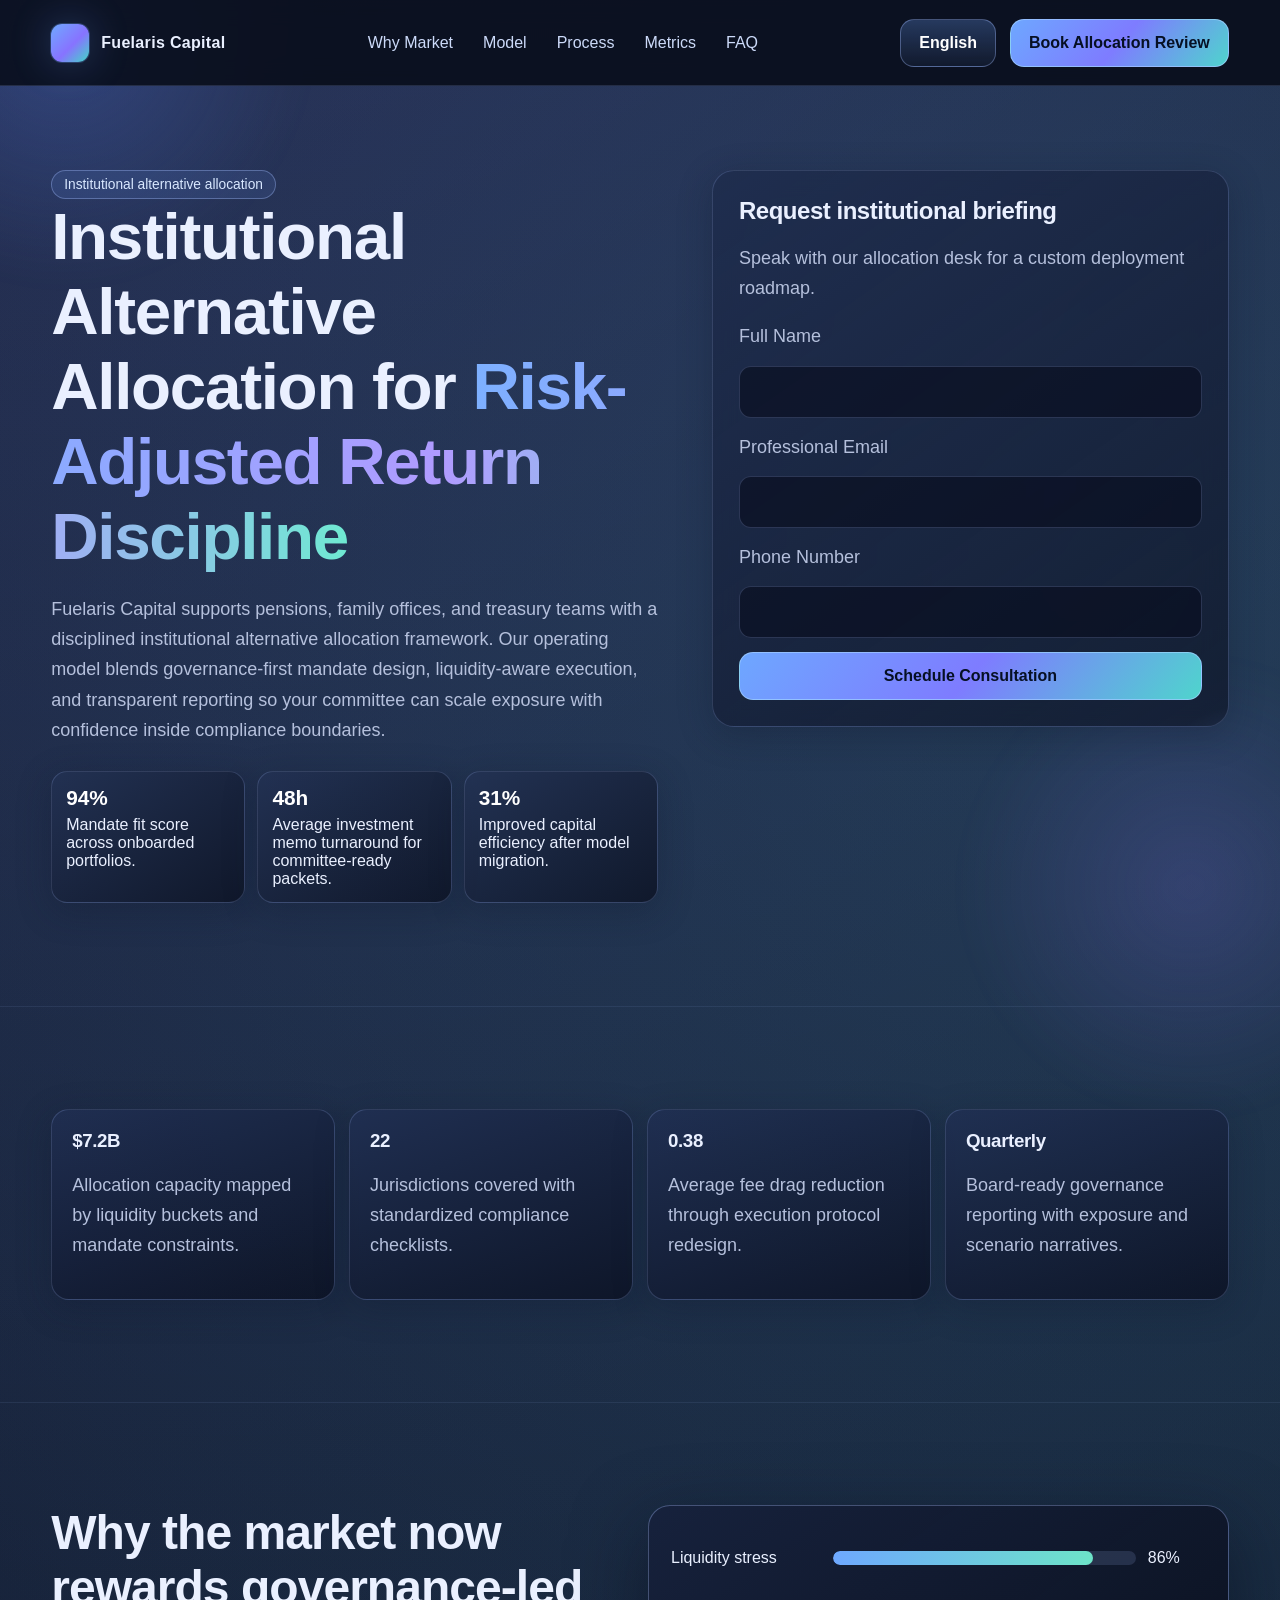
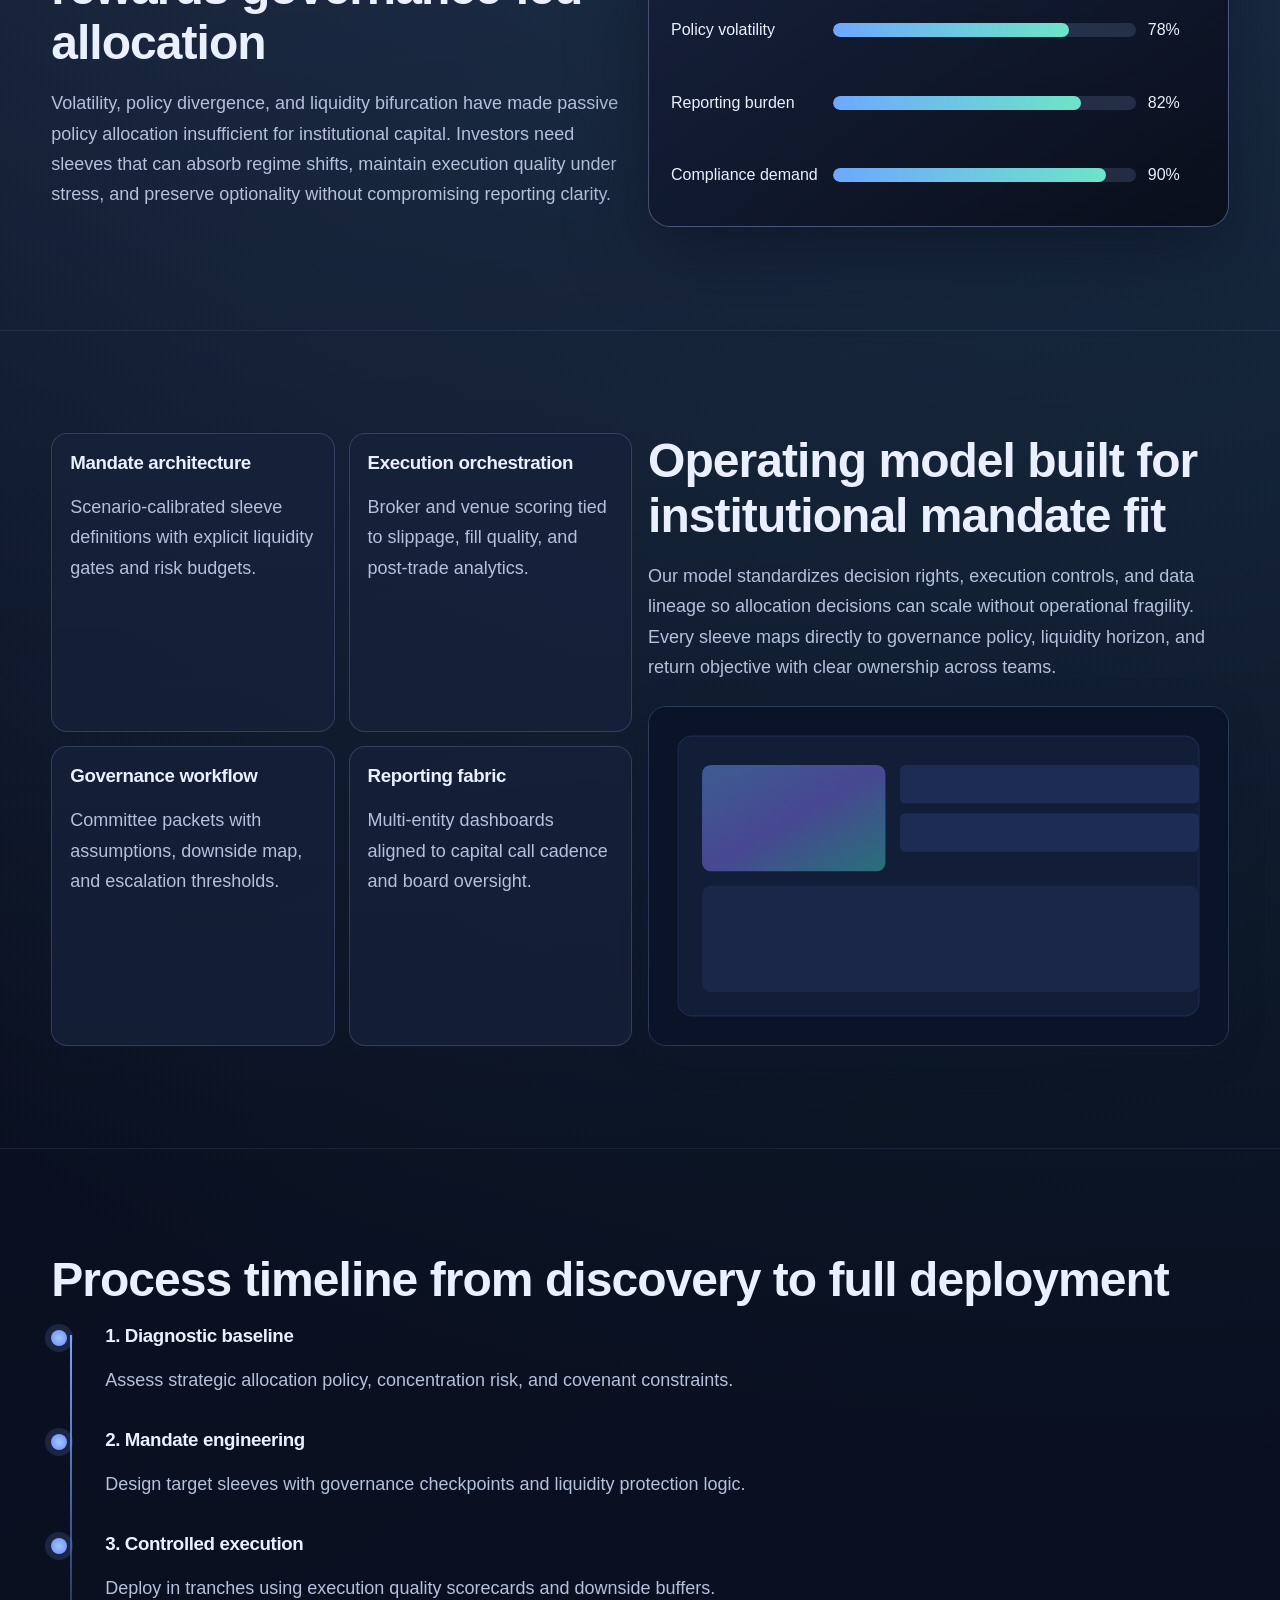
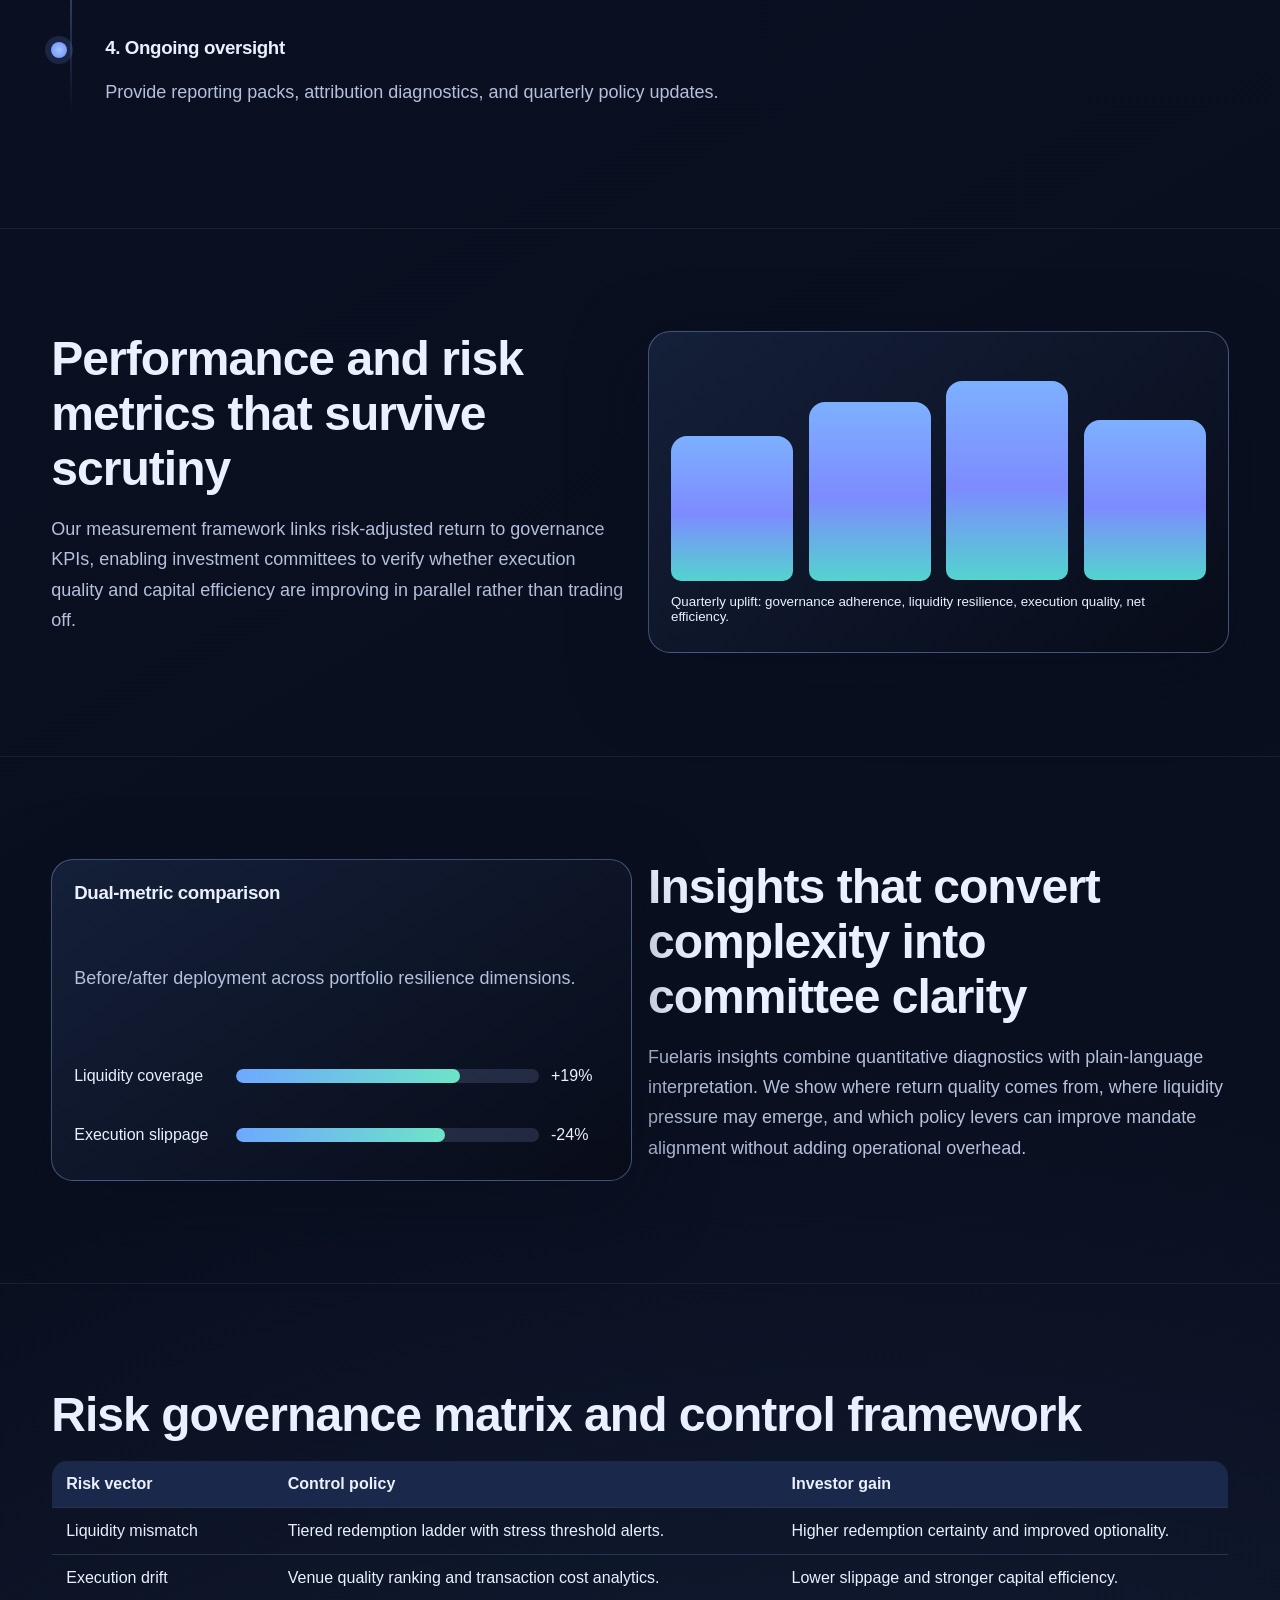
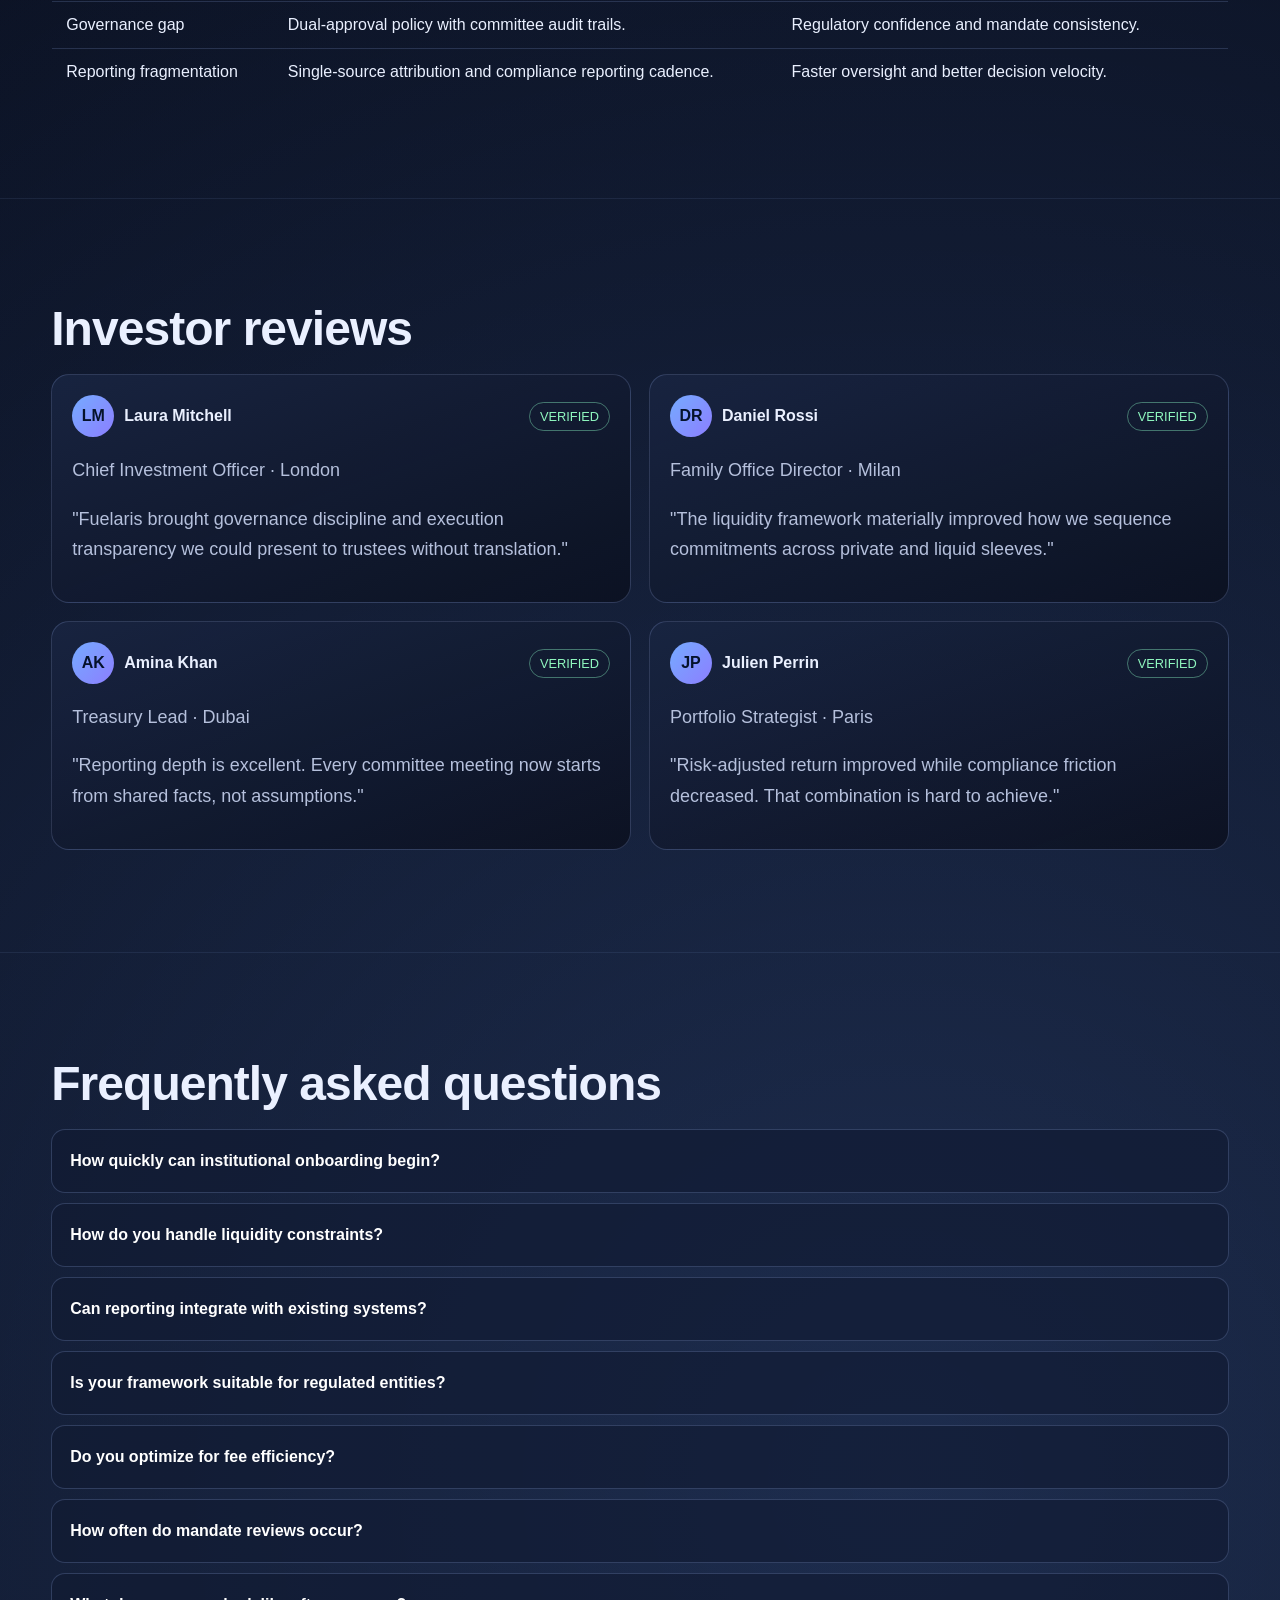
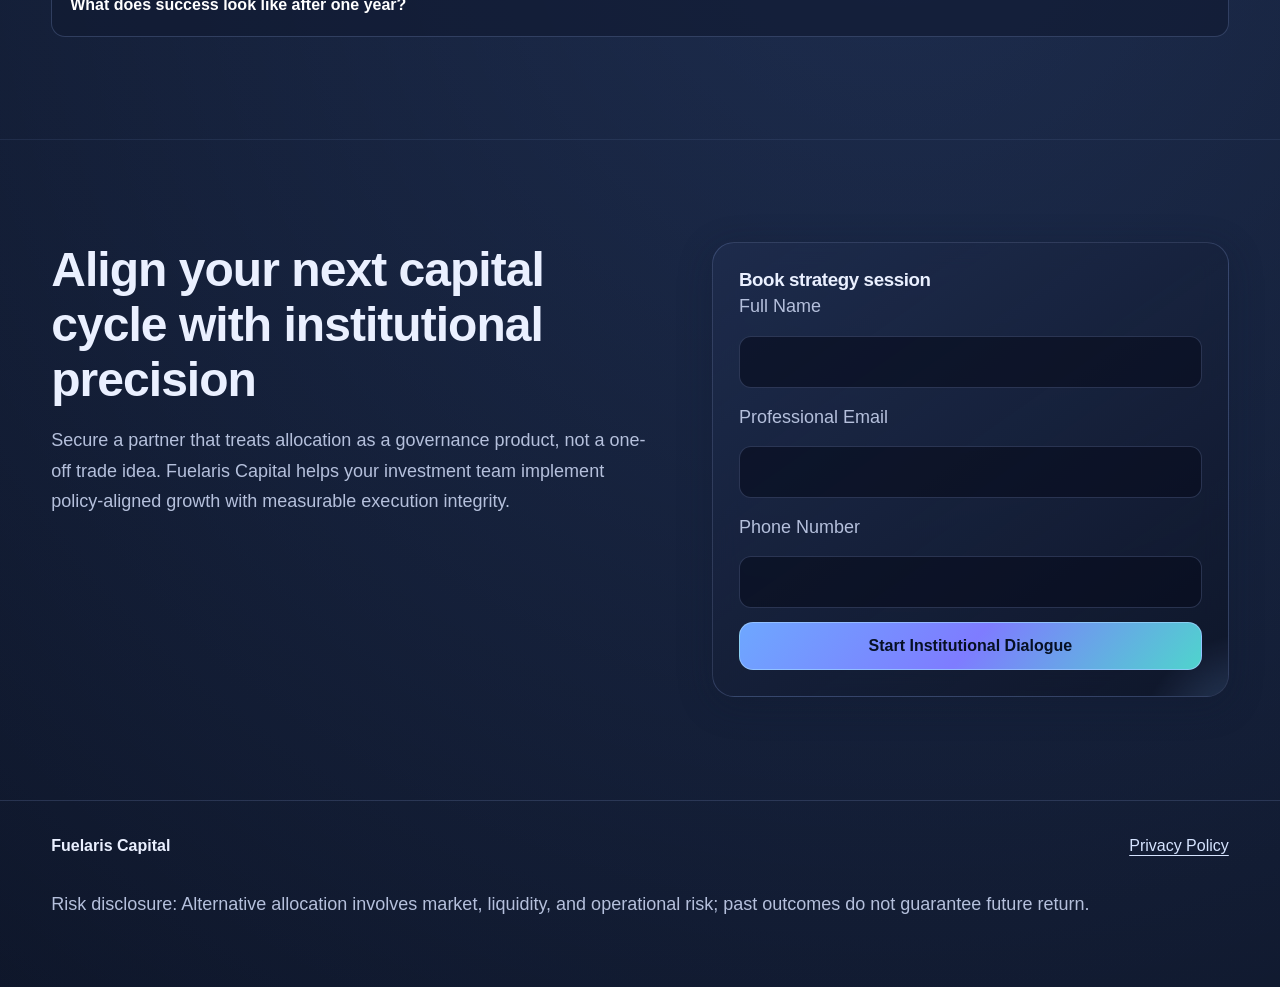
<file: index.html>
<!DOCTYPE html>
<html lang="en">
<head>
  <meta charset="UTF-8" />
  <meta name="viewport" content="width=device-width, initial-scale=1.0" />
  <title>Fuelaris Capital | Institutional Alternative Allocation Platform</title>
  <meta name="description" content="Fuelaris Capital delivers institutional-grade alternative allocation with transparent governance, liquidity controls, risk-adjusted return design, and audit-ready reporting." />
  <link rel="canonical" href="https://www.fuelariscapital.com/index.html" />
  <link rel="alternate" hreflang="en" href="https://www.fuelariscapital.com/index.html" />
  <link rel="alternate" hreflang="de" href="https://www.fuelariscapital.com/de/index.html" />
  <link rel="alternate" hreflang="fr" href="https://www.fuelariscapital.com/fr/index.html" />
  <link rel="alternate" hreflang="es" href="https://www.fuelariscapital.com/es/index.html" />
  <link rel="alternate" hreflang="it" href="https://www.fuelariscapital.com/it/index.html" />
  <meta property="og:title" content="Fuelaris Capital | Institutional Alternative Allocation Platform" />
  <meta property="og:description" content="Discover a premium investor-facing platform focused on governance, execution quality, compliance, and capital efficiency." />
  <meta property="og:type" content="website" />
  <meta property="og:url" content="https://www.fuelariscapital.com/index.html" />
  <meta property="og:image" content="https://www.fuelariscapital.com/assets/img/og-english.svg" />
  <meta name="twitter:card" content="summary_large_image" />
  <meta name="twitter:title" content="Fuelaris Capital | Institutional Alternative Allocation Platform" />
  <meta name="twitter:description" content="Institutional-grade allocation intelligence for professional investors." />
  <meta name="twitter:image" content="https://www.fuelariscapital.com/assets/img/og-english.svg" />
  <link rel="stylesheet" href="assets/style.css" />
  <script defer src="assets/app.js">
</script>
</head>
<body>
  <header class="site-header" aria-label="Global header">
    <div class="header-wrap">
      <a class="brand" href="index.html" aria-label="Fuelaris Capital home">
<span class="brand-mark" aria-hidden="true">
</span>Fuelaris Capital</a>
      <nav class="main-nav" aria-label="Primary navigation">
        <a href="#market">Why Market</a>
<a href="#model">Model</a>
<a href="#timeline">Process</a>
<a href="#metrics">Metrics</a>
<a href="#faq">FAQ</a>
      </nav>
      <div class="header-right">
        <details class="lang-menu">
          <summary class="lang-trigger">English</summary>
          <ul class="lang-list">
            <li>
<a class="active" href="index.html">English</a>
</li>
<li>
<a href="de/index.html">Deutsch</a>
</li>
<li>
<a href="fr/index.html">Français</a>
</li>
<li>
<a href="es/index.html">Español</a>
</li>
<li>
<a href="it/index.html">Italiano</a>
</li>
          </ul>
        </details>
        <a class="btn btn-primary" href="#lead-final">Book Allocation Review</a>
      </div>
      <button class="burger" id="burgerButton" aria-label="Open menu" aria-controls="mobileDrawer" aria-expanded="false">☰</button>
    </div>
  </header>

  <div class="drawer-backdrop" id="drawerBackdrop">
</div>
  <aside class="drawer" id="mobileDrawer" aria-hidden="true" aria-label="Mobile navigation drawer">
    <div class="drawer-top">
<strong>Fuelaris Capital</strong>
<button class="drawer-close" id="drawerClose" aria-label="Close menu">✕</button>
</div>
    <nav class="drawer-nav" aria-label="Mobile links">
      <a href="#market">Why Market</a>
<a href="#model">Model</a>
<a href="#timeline">Process</a>
<a href="#metrics">Metrics</a>
<a href="#faq">FAQ</a>
    </nav>
    <div class="drawer-lang" aria-label="Language selector">
      <a href="index.html">English</a>
<a href="de/index.html">Deutsch</a>
<a href="fr/index.html">Français</a>
<a href="es/index.html">Español</a>
<a href="it/index.html">Italiano</a>
    </div>
    <a class="btn btn-primary" href="#lead-final">Book Allocation Review</a>
  </aside>

  <main>
    <section class="section hero">
      <div class="container hero-grid">
        <div>
          <span class="badge">Institutional alternative allocation</span>
          <h1>Institutional Alternative Allocation for <span class="highlight">Risk-Adjusted Return Discipline</span>
</h1>
          <p>Fuelaris Capital supports pensions, family offices, and treasury teams with a disciplined institutional alternative allocation framework. Our operating model blends governance-first mandate design, liquidity-aware execution, and transparent reporting so your committee can scale exposure with confidence inside compliance boundaries.</p>
          <div class="hero-metrics reveal">
            <article class="metric-pill">
<span class="metric-value">94%</span>Mandate fit score across onboarded portfolios.</article>
            <article class="metric-pill">
<span class="metric-value">48h</span>Average investment memo turnaround for committee-ready packets.</article>
            <article class="metric-pill">
<span class="metric-value">31%</span>Improved capital efficiency after model migration.</article>
          </div>
        </div>
        <div class="glass-panel form-card" id="lead-hero">
          <h2>Request institutional briefing</h2>
          <p>Speak with our allocation desk for a custom deployment roadmap.</p>
          <form class="lead-form" aria-label="Lead form hero">
            <label for="name-h">Full Name</label>
<input id="name-h" name="full-name" type="text" autocomplete="name" required />
            <label for="email-h">Professional Email</label>
<input id="email-h" name="professional-email" type="email" autocomplete="email" required />
            <label for="phone-h">Phone Number</label>
<input id="phone-h" name="phone-number" type="tel" autocomplete="tel" required />
            <button class="btn btn-primary" type="submit">Schedule Consultation</button>
          </form>
        </div>
      </div>
    </section>

    <section class="section">
      <div class="container">
        <div class="kpi-strip reveal">
          <article class="kpi-card">
<h3>$7.2B</h3>
<p>Allocation capacity mapped by liquidity buckets and mandate constraints.</p>
</article>
          <article class="kpi-card">
<h3>22</h3>
<p>Jurisdictions covered with standardized compliance checklists.</p>
</article>
          <article class="kpi-card">
<h3>0.38</h3>
<p>Average fee drag reduction through execution protocol redesign.</p>
</article>
          <article class="kpi-card">
<h3>Quarterly</h3>
<p>Board-ready governance reporting with exposure and scenario narratives.</p>
</article>
        </div>
      </div>
    </section>

    <section class="section" id="market">
      <div class="container grid-2">
        <div>
          <h2 class="section-title">Why the market now rewards governance-led allocation</h2>
          <p>Volatility, policy divergence, and liquidity bifurcation have made passive policy allocation insufficient for institutional capital. Investors need sleeves that can absorb regime shifts, maintain execution quality under stress, and preserve optionality without compromising reporting clarity.</p>
        </div>
        <div class="bar-chart reveal" aria-label="Market pressure chart">
          <div class="bar-row">
<span>Liquidity stress</span>
<div class="bar-track">
<div class="bar-fill" style="--target:86%">
</div>
</div>
<span>86%</span>
</div>
          <div class="bar-row">
<span>Policy volatility</span>
<div class="bar-track">
<div class="bar-fill" style="--target:78%">
</div>
</div>
<span>78%</span>
</div>
          <div class="bar-row">
<span>Reporting burden</span>
<div class="bar-track">
<div class="bar-fill" style="--target:82%">
</div>
</div>
<span>82%</span>
</div>
          <div class="bar-row">
<span>Compliance demand</span>
<div class="bar-track">
<div class="bar-fill" style="--target:90%">
</div>
</div>
<span>90%</span>
</div>
        </div>
      </div>
    </section>

    <section class="section" id="model">
      <div class="container grid-2">
        <div class="dashboard-grid reveal">
          <article class="dash-card">
<h3>Mandate architecture</h3>
<p>Scenario-calibrated sleeve definitions with explicit liquidity gates and risk budgets.</p>
</article>
          <article class="dash-card">
<h3>Execution orchestration</h3>
<p>Broker and venue scoring tied to slippage, fill quality, and post-trade analytics.</p>
</article>
          <article class="dash-card">
<h3>Governance workflow</h3>
<p>Committee packets with assumptions, downside map, and escalation thresholds.</p>
</article>
          <article class="dash-card">
<h3>Reporting fabric</h3>
<p>Multi-entity dashboards aligned to capital call cadence and board oversight.</p>
</article>
        </div>
        <div>
          <h2 class="section-title">Operating model built for institutional mandate fit</h2>
          <p>Our model standardizes decision rights, execution controls, and data lineage so allocation decisions can scale without operational fragility. Every sleeve maps directly to governance policy, liquidity horizon, and return objective with clear ownership across teams.</p>
          <div class="image-panel mt-24">
<img loading="lazy" src="assets/img/dashboard-en.svg" alt="Institutional analytics dashboard" />
</div>
        </div>
      </div>
    </section>

    <section class="section" id="timeline">
      <div class="container">
        <h2 class="section-title">Process timeline from discovery to full deployment</h2>
        <div class="timeline reveal">
          <article class="t-item">
<span class="t-dot">
</span>
<div>
<h3>1. Diagnostic baseline</h3>
<p>Assess strategic allocation policy, concentration risk, and covenant constraints.</p>
</div>
</article>
          <article class="t-item">
<span class="t-dot">
</span>
<div>
<h3>2. Mandate engineering</h3>
<p>Design target sleeves with governance checkpoints and liquidity protection logic.</p>
</div>
</article>
          <article class="t-item">
<span class="t-dot">
</span>
<div>
<h3>3. Controlled execution</h3>
<p>Deploy in tranches using execution quality scorecards and downside buffers.</p>
</div>
</article>
          <article class="t-item">
<span class="t-dot">
</span>
<div>
<h3>4. Ongoing oversight</h3>
<p>Provide reporting packs, attribution diagnostics, and quarterly policy updates.</p>
</div>
</article>
        </div>
      </div>
    </section>

    <section class="section" id="metrics">
      <div class="container grid-2">
        <div>
          <h2 class="section-title">Performance and risk metrics that survive scrutiny</h2>
          <p>Our measurement framework links risk-adjusted return to governance KPIs, enabling investment committees to verify whether execution quality and capital efficiency are improving in parallel rather than trading off.</p>
        </div>
        <div class="vertical-chart reveal">
          <div class="vertical-grid">
            <div class="v-bar" style="--h:64%">
</div>
<div class="v-bar" style="--h:79%">
</div>
<div class="v-bar" style="--h:88%">
</div>
<div class="v-bar" style="--h:71%">
</div>
          </div>
          <small>Quarterly uplift: governance adherence, liquidity resilience, execution quality, net efficiency.</small>
        </div>
      </div>
    </section>

    <section class="section" id="insights">
      <div class="container grid-2">
        <div class="dual-chart reveal">
          <h3>Dual-metric comparison</h3>
          <p>Before/after deployment across portfolio resilience dimensions.</p>
          <div class="bar-row">
<span>Liquidity coverage</span>
<div class="bar-track">
<div class="bar-fill" style="--target:74%">
</div>
</div>
<span>+19%</span>
</div>
          <div class="bar-row">
<span>Execution slippage</span>
<div class="bar-track">
<div class="bar-fill" style="--target:69%">
</div>
</div>
<span>-24%</span>
</div>
        </div>
        <div>
          <h2 class="section-title">Insights that convert complexity into committee clarity</h2>
          <p>Fuelaris insights combine quantitative diagnostics with plain-language interpretation. We show where return quality comes from, where liquidity pressure may emerge, and which policy levers can improve mandate alignment without adding operational overhead.</p>
        </div>
      </div>
    </section>

    <section class="section" id="risk">
      <div class="container">
        <h2 class="section-title">Risk governance matrix and control framework</h2>
        <table class="risk-table reveal" aria-label="Risk governance table">
          <thead>
<tr>
<th>Risk vector</th>
<th>Control policy</th>
<th>Investor gain</th>
</tr>
</thead>
          <tbody>
            <tr>
<td>Liquidity mismatch</td>
<td>Tiered redemption ladder with stress threshold alerts.</td>
<td>Higher redemption certainty and improved optionality.</td>
</tr>
            <tr>
<td>Execution drift</td>
<td>Venue quality ranking and transaction cost analytics.</td>
<td>Lower slippage and stronger capital efficiency.</td>
</tr>
            <tr>
<td>Governance gap</td>
<td>Dual-approval policy with committee audit trails.</td>
<td>Regulatory confidence and mandate consistency.</td>
</tr>
            <tr>
<td>Reporting fragmentation</td>
<td>Single-source attribution and compliance reporting cadence.</td>
<td>Faster oversight and better decision velocity.</td>
</tr>
          </tbody>
        </table>
      </div>
    </section>

    <section class="section" id="reviews">
      <div class="container">
        <h2 class="section-title">Investor reviews</h2>
        <div class="review-grid">
          <article class="review-card">
<div class="review-head">
<div class="review-identity">
<span class="avatar">LM</span>
<strong>Laura Mitchell</strong>
</div>
<span class="verified">VERIFIED</span>
</div>
<p>Chief Investment Officer · London</p>
<p>"Fuelaris brought governance discipline and execution transparency we could present to trustees without translation."</p>
</article>
          <article class="review-card">
<div class="review-head">
<div class="review-identity">
<span class="avatar">DR</span>
<strong>Daniel Rossi</strong>
</div>
<span class="verified">VERIFIED</span>
</div>
<p>Family Office Director · Milan</p>
<p>"The liquidity framework materially improved how we sequence commitments across private and liquid sleeves."</p>
</article>
          <article class="review-card">
<div class="review-head">
<div class="review-identity">
<span class="avatar">AK</span>
<strong>Amina Khan</strong>
</div>
<span class="verified">VERIFIED</span>
</div>
<p>Treasury Lead · Dubai</p>
<p>"Reporting depth is excellent. Every committee meeting now starts from shared facts, not assumptions."</p>
</article>
          <article class="review-card">
<div class="review-head">
<div class="review-identity">
<span class="avatar">JP</span>
<strong>Julien Perrin</strong>
</div>
<span class="verified">VERIFIED</span>
</div>
<p>Portfolio Strategist · Paris</p>
<p>"Risk-adjusted return improved while compliance friction decreased. That combination is hard to achieve."</p>
</article>
        </div>
      </div>
    </section>

    <section class="section" id="faq">
      <div class="container">
        <h2 class="section-title">Frequently asked questions</h2>
        <div class="faq-list">
          <article class="faq-item">
<button class="faq-q" aria-expanded="false">How quickly can institutional onboarding begin?</button>
<div class="faq-answer">Most mandates begin discovery within five business days and reach committee-ready design in three to four weeks.</div>
</article>
          <article class="faq-item">
<button class="faq-q" aria-expanded="false">How do you handle liquidity constraints?</button>
<div class="faq-answer">We map each sleeve to liquidity buckets, stress windows, and redemption sequencing controls before deployment.</div>
</article>
          <article class="faq-item">
<button class="faq-q" aria-expanded="false">Can reporting integrate with existing systems?</button>
<div class="faq-answer">Yes. We support standardized feeds for treasury platforms, custodians, and board reporting packs.</div>
</article>
          <article class="faq-item">
<button class="faq-q" aria-expanded="false">Is your framework suitable for regulated entities?</button>
<div class="faq-answer">Our compliance design is aligned with regulated operating environments and audit-ready governance controls.</div>
</article>
          <article class="faq-item">
<button class="faq-q" aria-expanded="false">Do you optimize for fee efficiency?</button>
<div class="faq-answer">Execution protocol analytics monitor slippage, fee drag, and route quality to improve net outcomes.</div>
</article>
          <article class="faq-item">
<button class="faq-q" aria-expanded="false">How often do mandate reviews occur?</button>
<div class="faq-answer">Formal reviews are quarterly with ad-hoc escalation when risk thresholds move outside defined policy bands.</div>
</article>
          <article class="faq-item">
<button class="faq-q" aria-expanded="false">What does success look like after one year?</button>
<div class="faq-answer">Higher mandate fit, improved liquidity resilience, and stronger confidence in governance-backed decision cycles.</div>
</article>
        </div>
      </div>
    </section>

    <section class="section" id="lead-final">
      <div class="container hero-grid">
        <div>
          <h2 class="section-title">Align your next capital cycle with institutional precision</h2>
          <p>Secure a partner that treats allocation as a governance product, not a one-off trade idea. Fuelaris Capital helps your investment team implement policy-aligned growth with measurable execution integrity.</p>
        </div>
        <div class="glass-panel form-card">
          <h3>Book strategy session</h3>
          <form class="lead-form" aria-label="Lead form final">
            <label for="name-f">Full Name</label>
<input id="name-f" name="full-name-final" type="text" autocomplete="name" required />
            <label for="email-f">Professional Email</label>
<input id="email-f" name="professional-email-final" type="email" autocomplete="email" required />
            <label for="phone-f">Phone Number</label>
<input id="phone-f" name="phone-number-final" type="tel" autocomplete="tel" required />
            <button class="btn btn-primary" type="submit">Start Institutional Dialogue</button>
          </form>
        </div>
      </div>
    </section>
  </main>

  <footer class="site-footer">
    <div class="container footer-row">
      <strong>Fuelaris Capital</strong>
      <a class="footer-link" href="#" data-open-privacy>Privacy Policy</a>
      <p class="footer-note">Risk disclosure: Alternative allocation involves market, liquidity, and operational risk; past outcomes do not guarantee future return.</p>
    </div>
  </footer>

  <div class="modal" id="privacyModal" aria-hidden="true" role="dialog" aria-labelledby="privacyTitle">
    <div class="modal-box">
      <div class="modal-header">
<h2 id="privacyTitle">Privacy Policy</h2>
<button class="modal-close" data-close-privacy aria-label="Close privacy policy">✕</button>
</div>
      <div class="modal-content">
        <h3>Introduction</h3>
<p>Fuelaris Capital is committed to protecting personal and professional information shared through this website and related investor communication channels.</p>
        <h3>Data collection</h3>
<p>We collect full name, professional email, and phone number through our lead forms, as well as technical usage data required for secure service operations.</p>
        <h3>Legal basis</h3>
<p>Processing is based on legitimate interest, contractual necessity for requested consultations, and legal obligations where applicable.</p>
        <h3>Cookies</h3>
<p>We use essential and performance cookies to maintain session integrity, analyze aggregate behavior, and improve user experience.</p>
        <h3>Retention</h3>
<p>Contact records are retained only for the period required to evaluate mandate fit, provide requested information, and comply with regulatory obligations.</p>
        <h3>Third-party sharing</h3>
<p>Data may be shared with vetted service providers supporting analytics, communication infrastructure, and compliance monitoring under contractual safeguards.</p>
        <h3>Security</h3>
<p>We apply encryption in transit, access controls, activity logging, and periodic security review procedures.</p>
        <h3>User rights</h3>
<p>You may request access, correction, deletion, restriction, or portability of personal information subject to applicable law.</p>
        <h3>International transfers</h3>
<p>Where data is transferred across jurisdictions, we apply recognized transfer mechanisms and contractual protections.</p>
        <h3>Industry risk disclosure</h3>
<p>Investment communications may include forward-looking statements and scenario assumptions. These are informational and do not constitute guaranteed outcomes.</p>
        <h3>Contact</h3>
<p>For privacy requests, contact: privacy@fuelariscapital.com.</p>
      </div>
      <div class="modal-footer">
<button class="modal-footer-btn" data-close-privacy>Close</button>
</div>
    </div>
  </div>

  <script type="application/ld+json">
  {
    "@context": "https://schema.org",
    "@graph": [
      {"@type":"Organization","name":"Fuelaris Capital","url":"https://www.fuelariscapital.com","logo":"https://www.fuelariscapital.com/assets/img/og-english.svg"},
      {"@type":"WebSite","name":"Fuelaris Capital","url":"https://www.fuelariscapital.com/index.html","inLanguage":"en"},
      {"@type":"FAQPage","mainEntity":[{"@type":"Question","name":"How quickly can institutional onboarding begin?","acceptedAnswer":{"@type":"Answer","text":"Most mandates begin discovery within five business days and reach committee-ready design in three to four weeks."}}]},
      {"@type":"Review","author":{"@type":"Person","name":"Laura Mitchell"},"reviewBody":"Fuelaris brought governance discipline and execution transparency we could present to trustees.","reviewRating":{"@type":"Rating","ratingValue":"5"}}
    ]
  }
  </script>
</body>
</html>
</file>
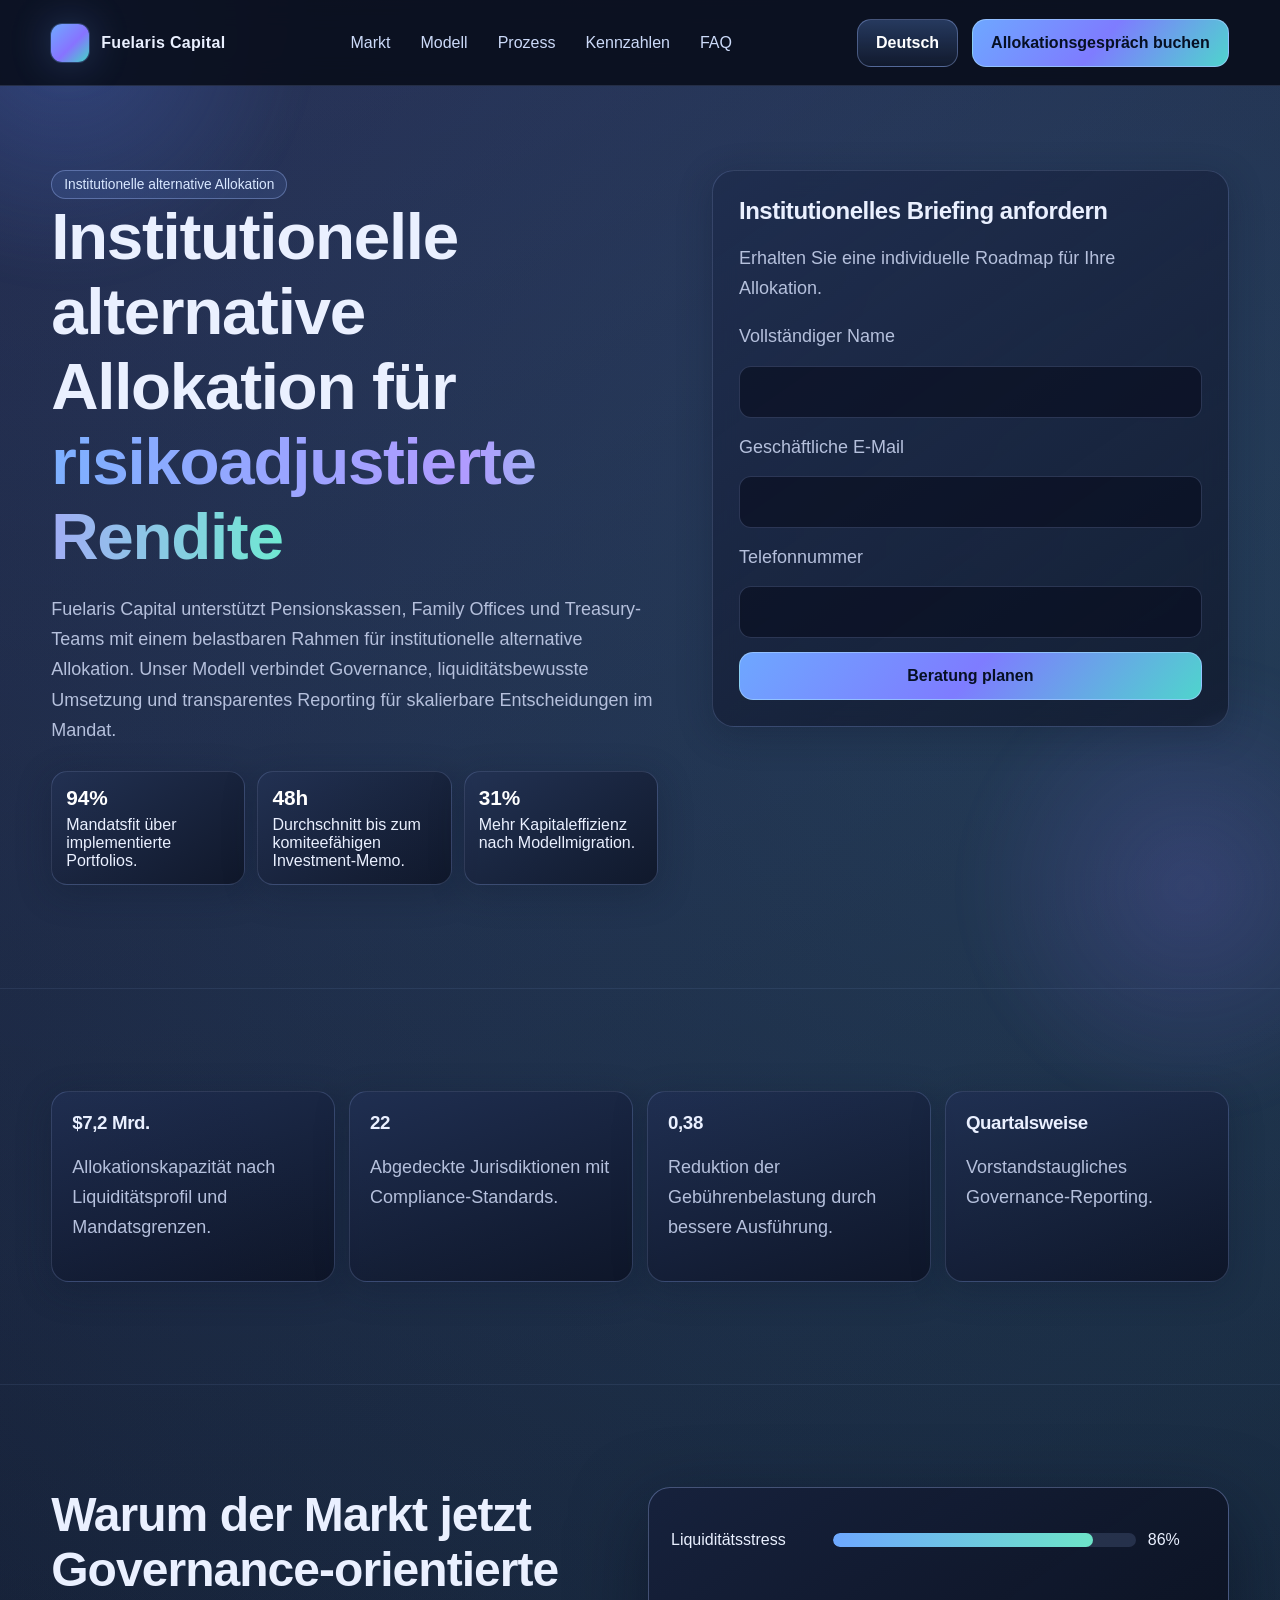
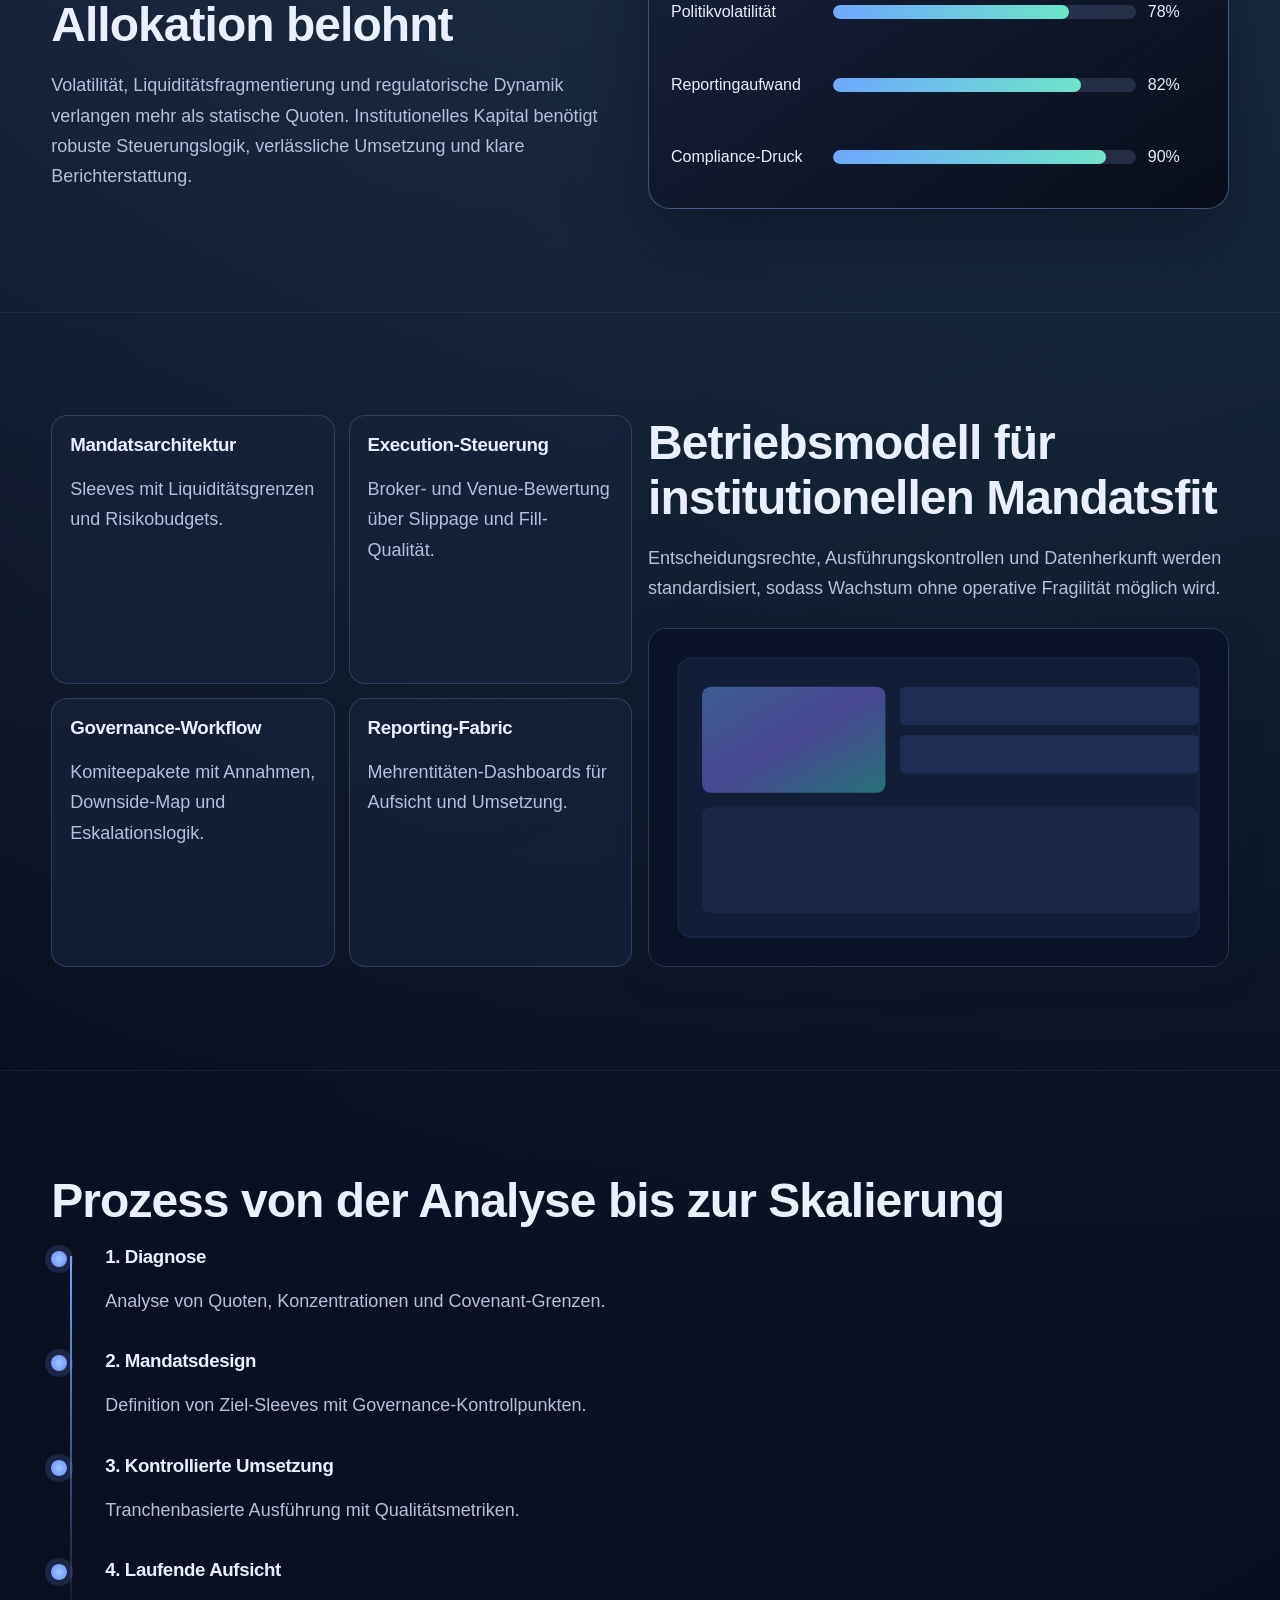
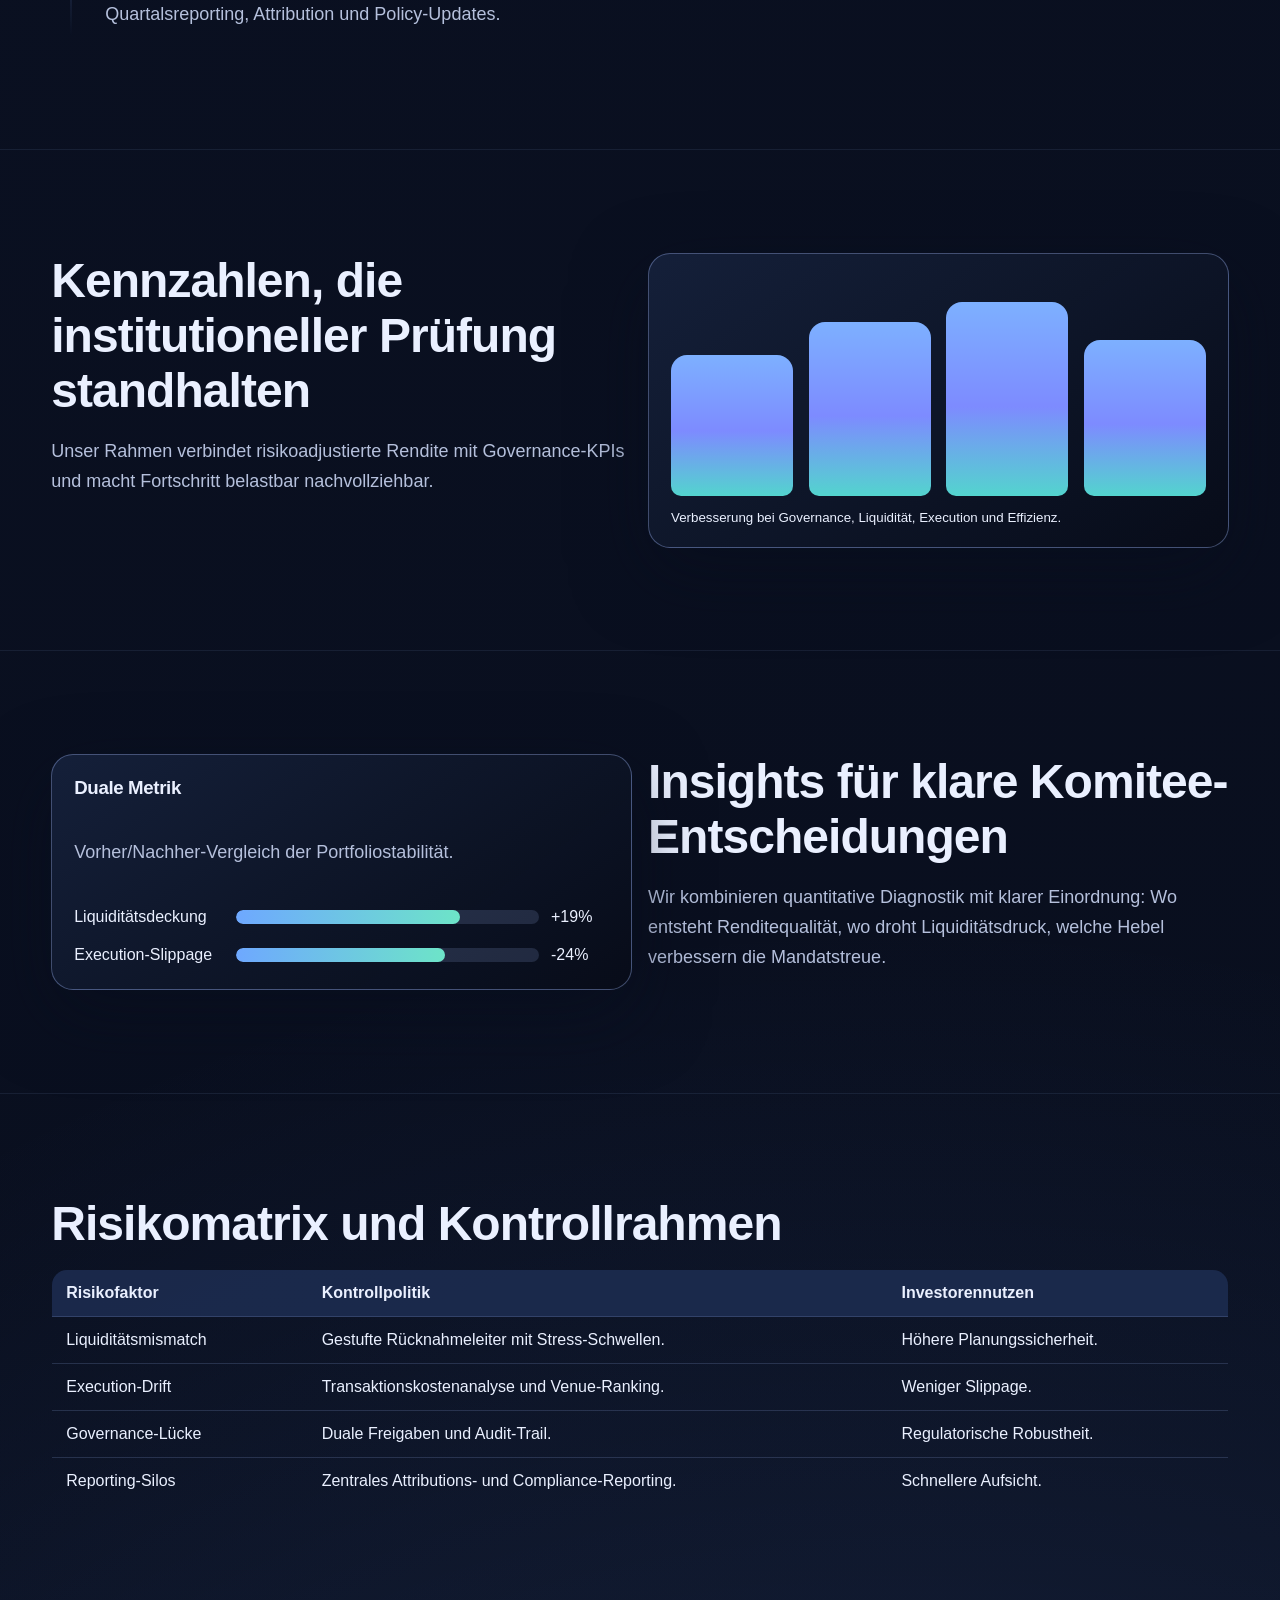
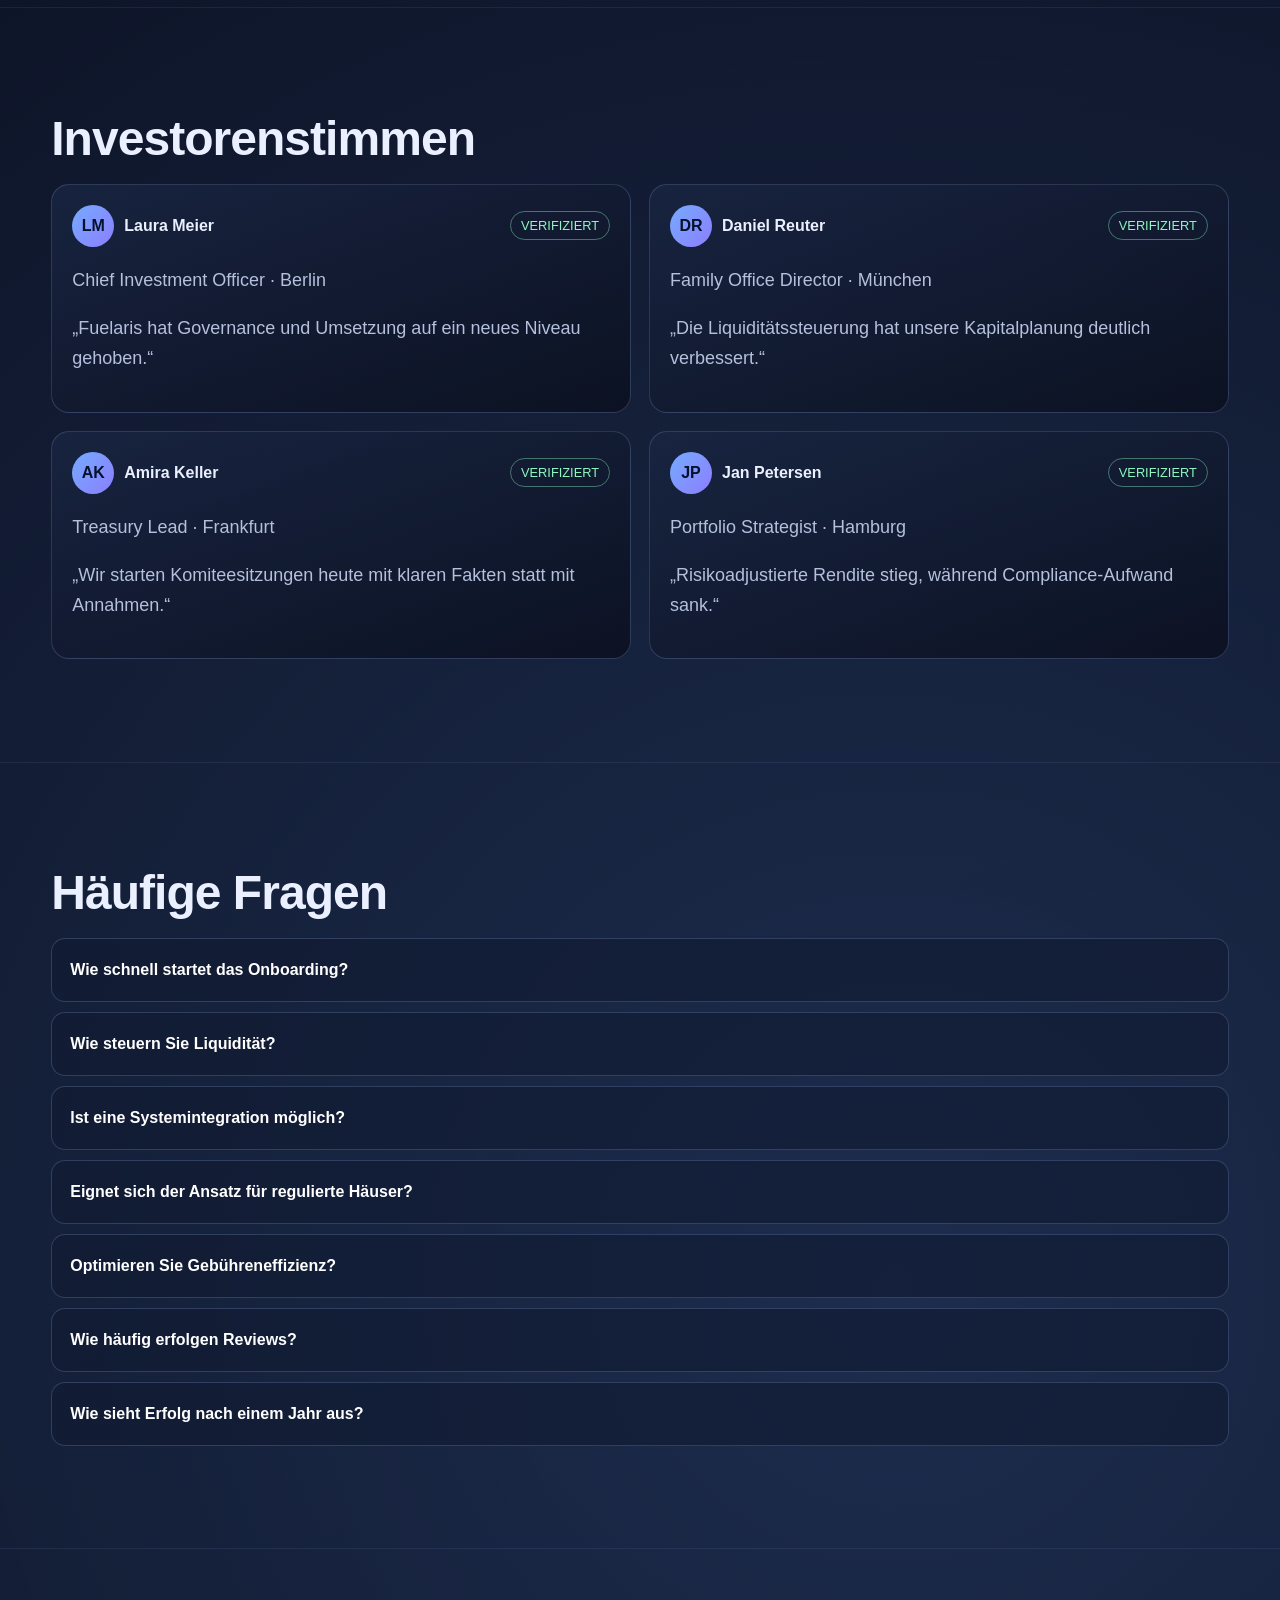
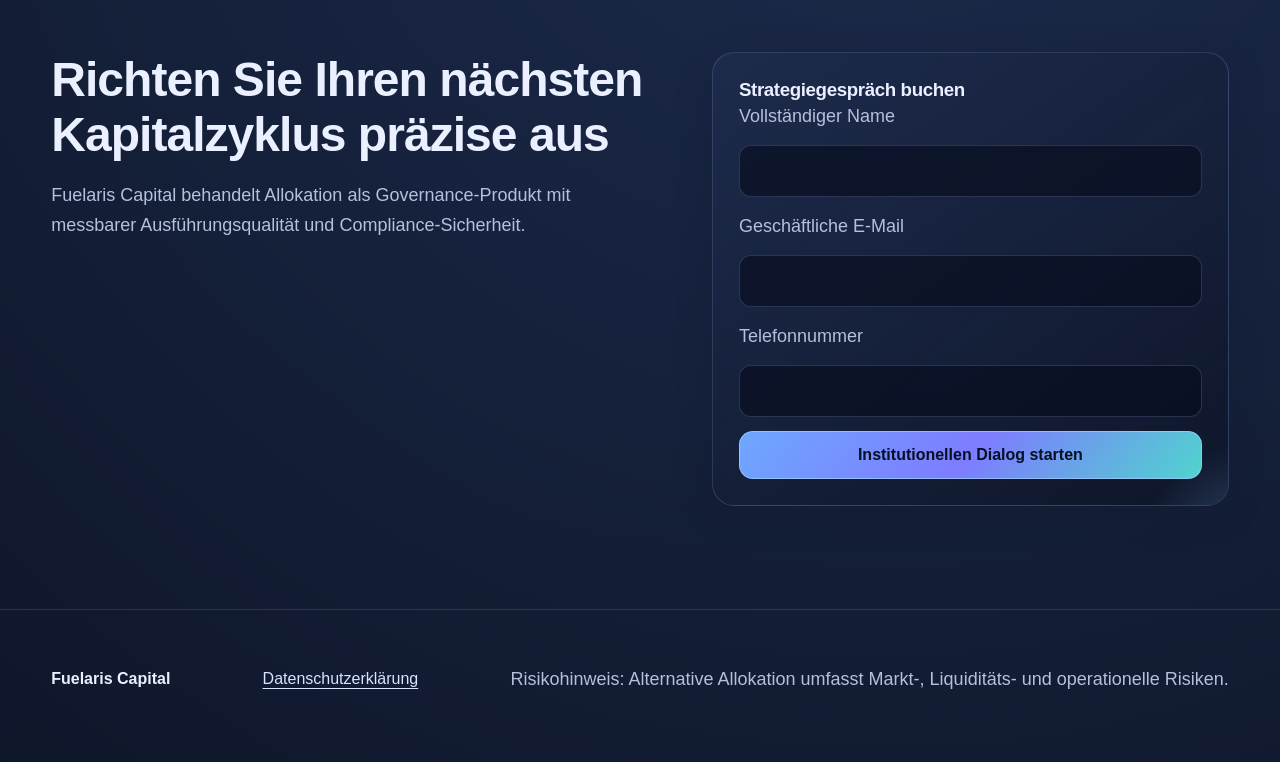
<file: de/index.html>
<!DOCTYPE html>
<html lang="de">
<head>
  <meta charset="UTF-8" />
  <meta name="viewport" content="width=device-width, initial-scale=1.0" />
  <title>Fuelaris Capital | Institutionelle Plattform für alternative Allokation</title>
  <meta name="description" content="Fuelaris Capital bietet institutionelle alternative Allokation mit Governance, Liquiditätskontrolle, Compliance und transparentem Reporting." />
  <link rel="canonical" href="https://www.fuelariscapital.com/de/index.html" />
  <link rel="alternate" hreflang="en" href="https://www.fuelariscapital.com/index.html" />
<link rel="alternate" hreflang="de" href="https://www.fuelariscapital.com/de/index.html" />
<link rel="alternate" hreflang="fr" href="https://www.fuelariscapital.com/fr/index.html" />
<link rel="alternate" hreflang="es" href="https://www.fuelariscapital.com/es/index.html" />
<link rel="alternate" hreflang="it" href="https://www.fuelariscapital.com/it/index.html" />
  <meta property="og:title" content="Fuelaris Capital | Institutionelle Plattform für alternative Allokation" />
<meta property="og:description" content="Premium-Lösung für professionelle Investoren mit Governance-Fokus." />
<meta property="og:type" content="website" />
<meta property="og:url" content="https://www.fuelariscapital.com/de/index.html" />
<meta property="og:image" content="https://www.fuelariscapital.com/assets/img/og-german.svg" />
  <meta name="twitter:card" content="summary_large_image" />
<meta name="twitter:title" content="Fuelaris Capital | Institutionelle Plattform" />
<meta name="twitter:description" content="Governance-orientierte Allokationsintelligenz für institutionelle Investoren." />
<meta name="twitter:image" content="https://www.fuelariscapital.com/assets/img/og-german.svg" />
  <link rel="stylesheet" href="../assets/style.css" />
  <script defer src="../assets/app.js">
</script>
</head>
<body>
<header class="site-header">
<div class="header-wrap">
<a class="brand" href="../index.html">
<span class="brand-mark">
</span>Fuelaris Capital</a>
<nav class="main-nav">
<a href="#market">Markt</a>
<a href="#model">Modell</a>
<a href="#timeline">Prozess</a>
<a href="#metrics">Kennzahlen</a>
<a href="#faq">FAQ</a>
</nav>
<div class="header-right">
<details class="lang-menu">
<summary class="lang-trigger">Deutsch</summary>
<ul class="lang-list">
<li>
<a href="../index.html">English</a>
</li>
<li>
<a class="active" href="../de/index.html">Deutsch</a>
</li>
<li>
<a href="../fr/index.html">Français</a>
</li>
<li>
<a href="../es/index.html">Español</a>
</li>
<li>
<a href="../it/index.html">Italiano</a>
</li>
</ul>
</details>
<a class="btn btn-primary" href="#lead-final">Allokationsgespräch buchen</a>
</div>
<button class="burger" id="burgerButton">☰</button>
</div>
</header>
<div class="drawer-backdrop" id="drawerBackdrop">
</div>
<aside class="drawer" id="mobileDrawer" aria-hidden="true">
<div class="drawer-top">
<strong>Fuelaris Capital</strong>
<button class="drawer-close" id="drawerClose">✕</button>
</div>
<nav class="drawer-nav">
<a href="#market">Markt</a>
<a href="#model">Modell</a>
<a href="#timeline">Prozess</a>
<a href="#metrics">Kennzahlen</a>
<a href="#faq">FAQ</a>
</nav>
<div class="drawer-lang">
<a href="../index.html">English</a>
<a href="../de/index.html">Deutsch</a>
<a href="../fr/index.html">Français</a>
<a href="../es/index.html">Español</a>
<a href="../it/index.html">Italiano</a>
</div>
<a class="btn btn-primary" href="#lead-final">Allokationsgespräch buchen</a>
</aside>
<main>
<section class="section hero">
<div class="container hero-grid">
<div>
<span class="badge">Institutionelle alternative Allokation</span>
<h1>Institutionelle alternative Allokation für <span class="highlight">risikoadjustierte Rendite</span>
</h1>
<p>Fuelaris Capital unterstützt Pensionskassen, Family Offices und Treasury-Teams mit einem belastbaren Rahmen für institutionelle alternative Allokation. Unser Modell verbindet Governance, liquiditätsbewusste Umsetzung und transparentes Reporting für skalierbare Entscheidungen im Mandat.</p>
<div class="hero-metrics reveal">
<article class="metric-pill">
<span class="metric-value">94%</span>Mandatsfit über implementierte Portfolios.</article>
<article class="metric-pill">
<span class="metric-value">48h</span>Durchschnitt bis zum komiteefähigen Investment-Memo.</article>
<article class="metric-pill">
<span class="metric-value">31%</span>Mehr Kapitaleffizienz nach Modellmigration.</article>
</div>
</div>
<div class="glass-panel form-card" id="lead-hero">
<h2>Institutionelles Briefing anfordern</h2>
<p>Erhalten Sie eine individuelle Roadmap für Ihre Allokation.</p>
<form class="lead-form">
<label for="name-h">Vollständiger Name</label>
<input id="name-h" type="text" required />
<label for="email-h">Geschäftliche E-Mail</label>
<input id="email-h" type="email" required />
<label for="phone-h">Telefonnummer</label>
<input id="phone-h" type="tel" required />
<button class="btn btn-primary" type="submit">Beratung planen</button>
</form>
</div>
</div>
</section>
<section class="section">
<div class="container">
<div class="kpi-strip reveal">
<article class="kpi-card">
<h3>$7,2 Mrd.</h3>
<p>Allokationskapazität nach Liquiditätsprofil und Mandatsgrenzen.</p>
</article>
<article class="kpi-card">
<h3>22</h3>
<p>Abgedeckte Jurisdiktionen mit Compliance-Standards.</p>
</article>
<article class="kpi-card">
<h3>0,38</h3>
<p>Reduktion der Gebührenbelastung durch bessere Ausführung.</p>
</article>
<article class="kpi-card">
<h3>Quartalsweise</h3>
<p>Vorstandstaugliches Governance-Reporting.</p>
</article>
</div>
</div>
</section>
<section class="section" id="market">
<div class="container grid-2">
<div>
<h2 class="section-title">Warum der Markt jetzt Governance-orientierte Allokation belohnt</h2>
<p>Volatilität, Liquiditätsfragmentierung und regulatorische Dynamik verlangen mehr als statische Quoten. Institutionelles Kapital benötigt robuste Steuerungslogik, verlässliche Umsetzung und klare Berichterstattung.</p>
</div>
<div class="bar-chart reveal">
<div class="bar-row">
<span>Liquiditätsstress</span>
<div class="bar-track">
<div class="bar-fill" style="--target:86%">
</div>
</div>
<span>86%</span>
</div>
<div class="bar-row">
<span>Politikvolatilität</span>
<div class="bar-track">
<div class="bar-fill" style="--target:78%">
</div>
</div>
<span>78%</span>
</div>
<div class="bar-row">
<span>Reportingaufwand</span>
<div class="bar-track">
<div class="bar-fill" style="--target:82%">
</div>
</div>
<span>82%</span>
</div>
<div class="bar-row">
<span>Compliance-Druck</span>
<div class="bar-track">
<div class="bar-fill" style="--target:90%">
</div>
</div>
<span>90%</span>
</div>
</div>
</div>
</section>
<section class="section" id="model">
<div class="container grid-2">
<div class="dashboard-grid reveal">
<article class="dash-card">
<h3>Mandatsarchitektur</h3>
<p>Sleeves mit Liquiditätsgrenzen und Risikobudgets.</p>
</article>
<article class="dash-card">
<h3>Execution-Steuerung</h3>
<p>Broker- und Venue-Bewertung über Slippage und Fill-Qualität.</p>
</article>
<article class="dash-card">
<h3>Governance-Workflow</h3>
<p>Komiteepakete mit Annahmen, Downside-Map und Eskalationslogik.</p>
</article>
<article class="dash-card">
<h3>Reporting-Fabric</h3>
<p>Mehrentitäten-Dashboards für Aufsicht und Umsetzung.</p>
</article>
</div>
<div>
<h2 class="section-title">Betriebsmodell für institutionellen Mandatsfit</h2>
<p>Entscheidungsrechte, Ausführungskontrollen und Datenherkunft werden standardisiert, sodass Wachstum ohne operative Fragilität möglich wird.</p>
<div class="image-panel mt-24">
<img loading="lazy" src="../assets/img/dashboard-en.svg" alt="Analyse-Dashboard" />
</div>
</div>
</div>
</section>
<section class="section" id="timeline">
<div class="container">
<h2 class="section-title">Prozess von der Analyse bis zur Skalierung</h2>
<div class="timeline reveal">
<article class="t-item">
<span class="t-dot">
</span>
<div>
<h3>1. Diagnose</h3>
<p>Analyse von Quoten, Konzentrationen und Covenant-Grenzen.</p>
</div>
</article>
<article class="t-item">
<span class="t-dot">
</span>
<div>
<h3>2. Mandatsdesign</h3>
<p>Definition von Ziel-Sleeves mit Governance-Kontrollpunkten.</p>
</div>
</article>
<article class="t-item">
<span class="t-dot">
</span>
<div>
<h3>3. Kontrollierte Umsetzung</h3>
<p>Tranchenbasierte Ausführung mit Qualitätsmetriken.</p>
</div>
</article>
<article class="t-item">
<span class="t-dot">
</span>
<div>
<h3>4. Laufende Aufsicht</h3>
<p>Quartalsreporting, Attribution und Policy-Updates.</p>
</div>
</article>
</div>
</div>
</section>
<section class="section" id="metrics">
<div class="container grid-2">
<div>
<h2 class="section-title">Kennzahlen, die institutioneller Prüfung standhalten</h2>
<p>Unser Rahmen verbindet risikoadjustierte Rendite mit Governance-KPIs und macht Fortschritt belastbar nachvollziehbar.</p>
</div>
<div class="vertical-chart reveal">
<div class="vertical-grid">
<div class="v-bar" style="--h:64%">
</div>
<div class="v-bar" style="--h:79%">
</div>
<div class="v-bar" style="--h:88%">
</div>
<div class="v-bar" style="--h:71%">
</div>
</div>
<small>Verbesserung bei Governance, Liquidität, Execution und Effizienz.</small>
</div>
</div>
</section>
<section class="section" id="insights">
<div class="container grid-2">
<div class="dual-chart reveal">
<h3>Duale Metrik</h3>
<p>Vorher/Nachher-Vergleich der Portfoliostabilität.</p>
<div class="bar-row">
<span>Liquiditätsdeckung</span>
<div class="bar-track">
<div class="bar-fill" style="--target:74%">
</div>
</div>
<span>+19%</span>
</div>
<div class="bar-row">
<span>Execution-Slippage</span>
<div class="bar-track">
<div class="bar-fill" style="--target:69%">
</div>
</div>
<span>-24%</span>
</div>
</div>
<div>
<h2 class="section-title">Insights für klare Komitee-Entscheidungen</h2>
<p>Wir kombinieren quantitative Diagnostik mit klarer Einordnung: Wo entsteht Renditequalität, wo droht Liquiditätsdruck, welche Hebel verbessern die Mandatstreue.</p>
</div>
</div>
</section>
<section class="section" id="risk">
<div class="container">
<h2 class="section-title">Risikomatrix und Kontrollrahmen</h2>
<table class="risk-table reveal">
<thead>
<tr>
<th>Risikofaktor</th>
<th>Kontrollpolitik</th>
<th>Investorennutzen</th>
</tr>
</thead>
<tbody>
<tr>
<td>Liquiditätsmismatch</td>
<td>Gestufte Rücknahmeleiter mit Stress-Schwellen.</td>
<td>Höhere Planungssicherheit.</td>
</tr>
<tr>
<td>Execution-Drift</td>
<td>Transaktionskostenanalyse und Venue-Ranking.</td>
<td>Weniger Slippage.</td>
</tr>
<tr>
<td>Governance-Lücke</td>
<td>Duale Freigaben und Audit-Trail.</td>
<td>Regulatorische Robustheit.</td>
</tr>
<tr>
<td>Reporting-Silos</td>
<td>Zentrales Attributions- und Compliance-Reporting.</td>
<td>Schnellere Aufsicht.</td>
</tr>
</tbody>
</table>
</div>
</section>
<section class="section" id="reviews">
<div class="container">
<h2 class="section-title">Investorenstimmen</h2>
<div class="review-grid">
<article class="review-card">
<div class="review-head">
<div class="review-identity">
<span class="avatar">LM</span>
<strong>Laura Meier</strong>
</div>
<span class="verified">VERIFIZIERT</span>
</div>
<p>Chief Investment Officer · Berlin</p>
<p>„Fuelaris hat Governance und Umsetzung auf ein neues Niveau gehoben.“</p>
</article>
<article class="review-card">
<div class="review-head">
<div class="review-identity">
<span class="avatar">DR</span>
<strong>Daniel Reuter</strong>
</div>
<span class="verified">VERIFIZIERT</span>
</div>
<p>Family Office Director · München</p>
<p>„Die Liquiditätssteuerung hat unsere Kapitalplanung deutlich verbessert.“</p>
</article>
<article class="review-card">
<div class="review-head">
<div class="review-identity">
<span class="avatar">AK</span>
<strong>Amira Keller</strong>
</div>
<span class="verified">VERIFIZIERT</span>
</div>
<p>Treasury Lead · Frankfurt</p>
<p>„Wir starten Komiteesitzungen heute mit klaren Fakten statt mit Annahmen.“</p>
</article>
<article class="review-card">
<div class="review-head">
<div class="review-identity">
<span class="avatar">JP</span>
<strong>Jan Petersen</strong>
</div>
<span class="verified">VERIFIZIERT</span>
</div>
<p>Portfolio Strategist · Hamburg</p>
<p>„Risikoadjustierte Rendite stieg, während Compliance-Aufwand sank.“</p>
</article>
</div>
</div>
</section>
<section class="section" id="faq">
<div class="container">
<h2 class="section-title">Häufige Fragen</h2>
<div class="faq-list">
<article class="faq-item">
<button class="faq-q" aria-expanded="false">Wie schnell startet das Onboarding?</button>
<div class="faq-answer">Die Diagnose beginnt meist innerhalb von fünf Werktagen, das Mandatsdesign nach drei bis vier Wochen.</div>
</article>
<article class="faq-item">
<button class="faq-q" aria-expanded="false">Wie steuern Sie Liquidität?</button>
<div class="faq-answer">Jeder Sleeve wird vorab in Liquiditätsklassen, Stressfenster und Rücknahmeabfolgen eingebettet.</div>
</article>
<article class="faq-item">
<button class="faq-q" aria-expanded="false">Ist eine Systemintegration möglich?</button>
<div class="faq-answer">Ja, inklusive standardisierter Feeds für Treasury-Systeme und Verwahrer.</div>
</article>
<article class="faq-item">
<button class="faq-q" aria-expanded="false">Eignet sich der Ansatz für regulierte Häuser?</button>
<div class="faq-answer">Ja, mit auditfähigen Governance- und Compliance-Kontrollen.</div>
</article>
<article class="faq-item">
<button class="faq-q" aria-expanded="false">Optimieren Sie Gebühreneffizienz?</button>
<div class="faq-answer">Wir messen Slippage, Gebührenlast und Routengüte zur Nettoverbesserung.</div>
</article>
<article class="faq-item">
<button class="faq-q" aria-expanded="false">Wie häufig erfolgen Reviews?</button>
<div class="faq-answer">Quartalsweise plus Ad-hoc-Eskalation bei Schwellenwertverletzungen.</div>
</article>
<article class="faq-item">
<button class="faq-q" aria-expanded="false">Wie sieht Erfolg nach einem Jahr aus?</button>
<div class="faq-answer">Mehr Mandatsfit, höhere Liquiditätsresilienz und schnellere Entscheidungen.</div>
</article>
</div>
</div>
</section>
<section class="section" id="lead-final">
<div class="container hero-grid">
<div>
<h2 class="section-title">Richten Sie Ihren nächsten Kapitalzyklus präzise aus</h2>
<p>Fuelaris Capital behandelt Allokation als Governance-Produkt mit messbarer Ausführungsqualität und Compliance-Sicherheit.</p>
</div>
<div class="glass-panel form-card">
<h3>Strategiegespräch buchen</h3>
<form class="lead-form">
<label for="name-f">Vollständiger Name</label>
<input id="name-f" type="text" required />
<label for="email-f">Geschäftliche E-Mail</label>
<input id="email-f" type="email" required />
<label for="phone-f">Telefonnummer</label>
<input id="phone-f" type="tel" required />
<button class="btn btn-primary" type="submit">Institutionellen Dialog starten</button>
</form>
</div>
</div>
</section>
</main>
<footer class="site-footer">
<div class="container footer-row">
<strong>Fuelaris Capital</strong>
<a class="footer-link" href="#" data-open-privacy>Datenschutzerklärung</a>
<p class="footer-note">Risikohinweis: Alternative Allokation umfasst Markt-, Liquiditäts- und operationelle Risiken.</p>
</div>
</footer>
<div class="modal" id="privacyModal" aria-hidden="true" role="dialog">
<div class="modal-box">
<div class="modal-header">
<h2 id="privacyTitle">Datenschutzerklärung</h2>
<button class="modal-close" data-close-privacy>✕</button>
</div>
<div class="modal-content">
<h3>Einleitung</h3>
<p>Fuelaris Capital schützt personenbezogene und berufliche Daten in allen Kommunikationskanälen.</p>
<h3>Datenerhebung</h3>
<p>Wir verarbeiten vollständigen Namen, geschäftliche E-Mail und Telefonnummer sowie notwendige technische Nutzungsdaten.</p>
<h3>Rechtsgrundlage</h3>
<p>Die Verarbeitung beruht auf berechtigtem Interesse, vertraglicher Erforderlichkeit und gesetzlichen Pflichten.</p>
<h3>Cookies</h3>
<p>Wir nutzen essenzielle und leistungsbezogene Cookies zur Sitzungsstabilität und Analyse.</p>
<h3>Speicherung</h3>
<p>Kontaktdaten werden nur so lange aufbewahrt, wie es für Mandatsprüfung und regulatorische Pflichten nötig ist.</p>
<h3>Weitergabe an Dritte</h3>
<p>Eine Weitergabe erfolgt nur an vertraglich gebundene Dienstleister für Analyse, Kommunikation und Compliance.</p>
<h3>Sicherheit</h3>
<p>Verschlüsselung, Zugriffskontrollen, Protokollierung und regelmäßige Sicherheitsprüfungen sind implementiert.</p>
<h3>Betroffenenrechte</h3>
<p>Sie können Auskunft, Berichtigung, Löschung, Einschränkung oder Übertragbarkeit nach geltendem Recht verlangen.</p>
<h3>Internationale Datenübermittlung</h3>
<p>Grenzüberschreitende Übermittlungen erfolgen mit anerkannten Schutzmechanismen.</p>
<h3>Branchenspezifischer Risikohinweis</h3>
<p>Investitionsbezogene Inhalte können zukunftsgerichtete Aussagen enthalten und stellen keine Garantie dar.</p>
<h3>Kontakt</h3>
<p>Datenschutzanfragen an: privacy@fuelariscapital.com.</p>
</div>
<div class="modal-footer">
<button class="modal-footer-btn" data-close-privacy>Schließen</button>
</div>
</div>
</div>
<script type="application/ld+json">{"@context":"https://schema.org","@graph":[{"@type":"Organization","name":"Fuelaris Capital","url":"https://www.fuelariscapital.com"},{"@type":"WebSite","name":"Fuelaris Capital","url":"https://www.fuelariscapital.com/de/index.html","inLanguage":"de"},{"@type":"FAQPage","mainEntity":[{"@type":"Question","name":"Wie schnell startet das Onboarding?","acceptedAnswer":{"@type":"Answer","text":"Die Diagnose beginnt meist innerhalb von fünf Werktagen."}}]},{"@type":"Review","author":{"@type":"Person","name":"Laura Meier"},"reviewBody":"Fuelaris hat Governance und Umsetzung verbessert.","reviewRating":{"@type":"Rating","ratingValue":"5"}}]}</script>
</body>
</html>
</file>
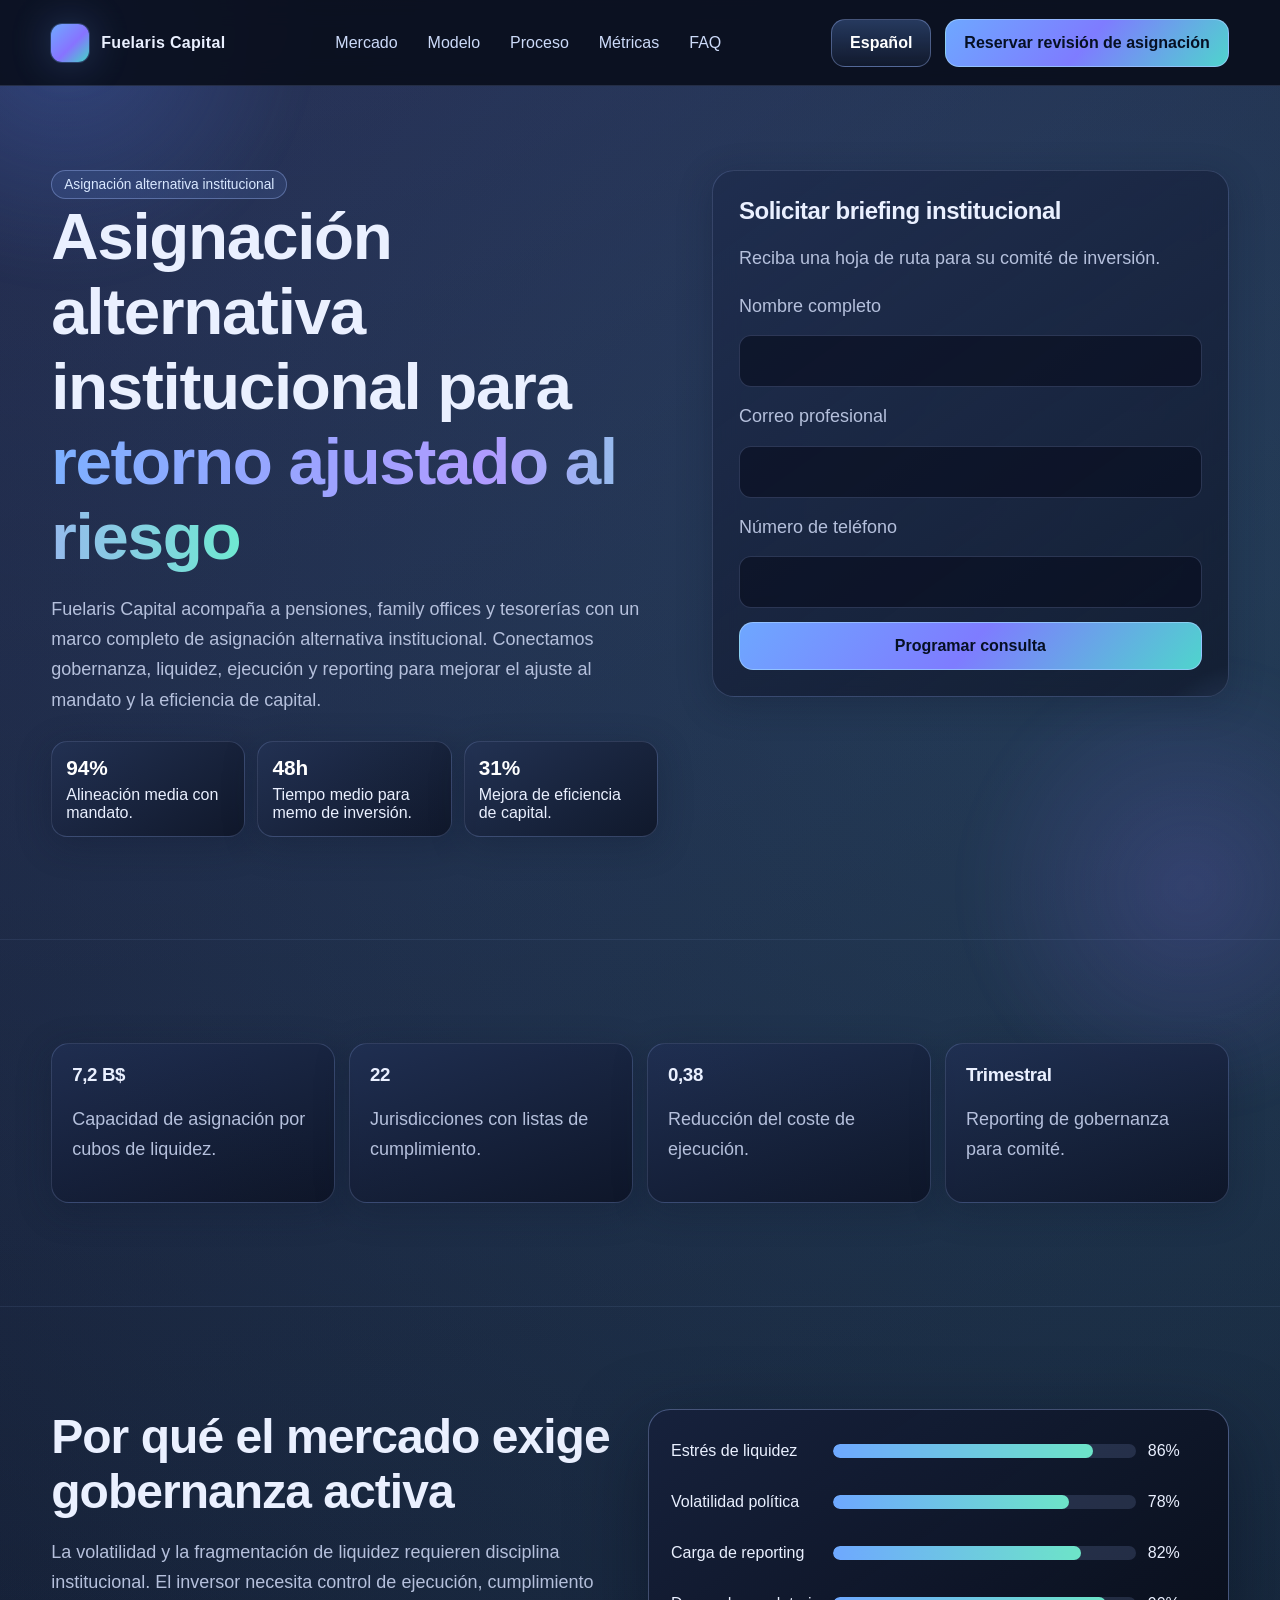
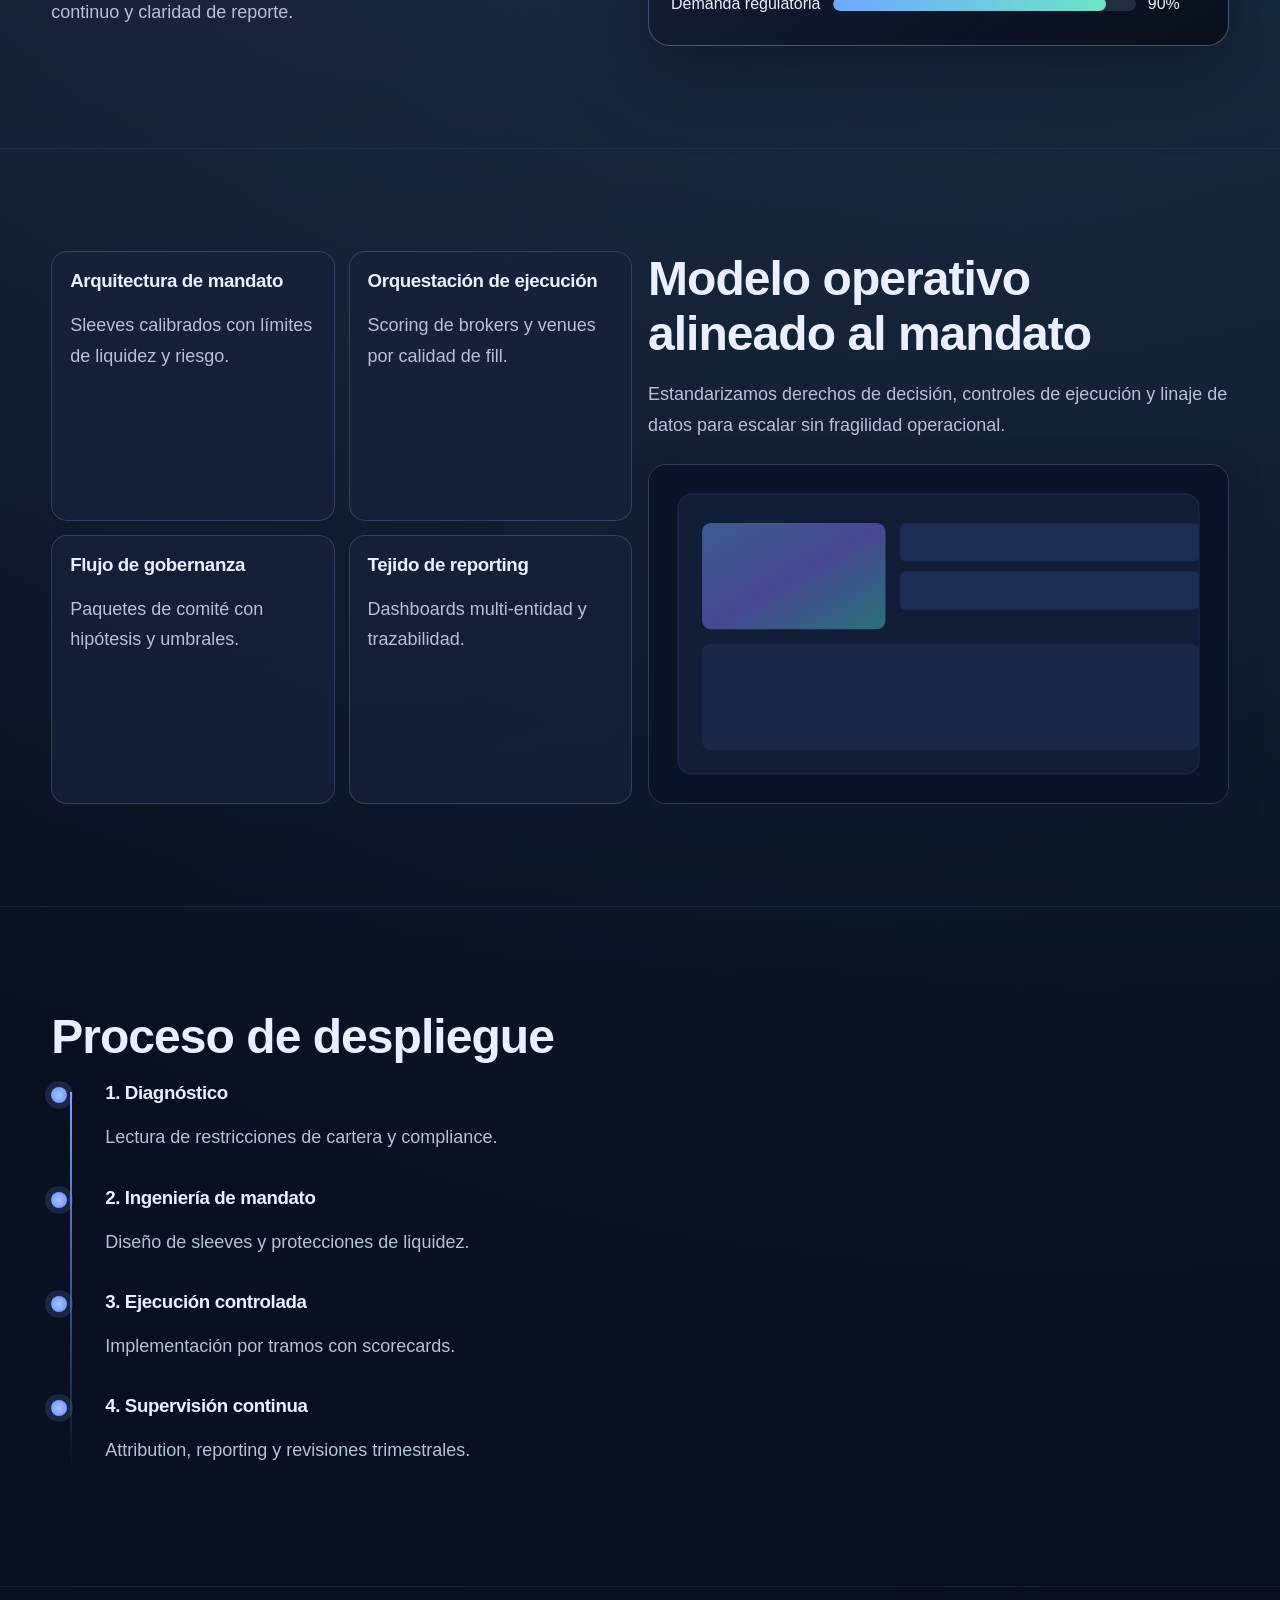
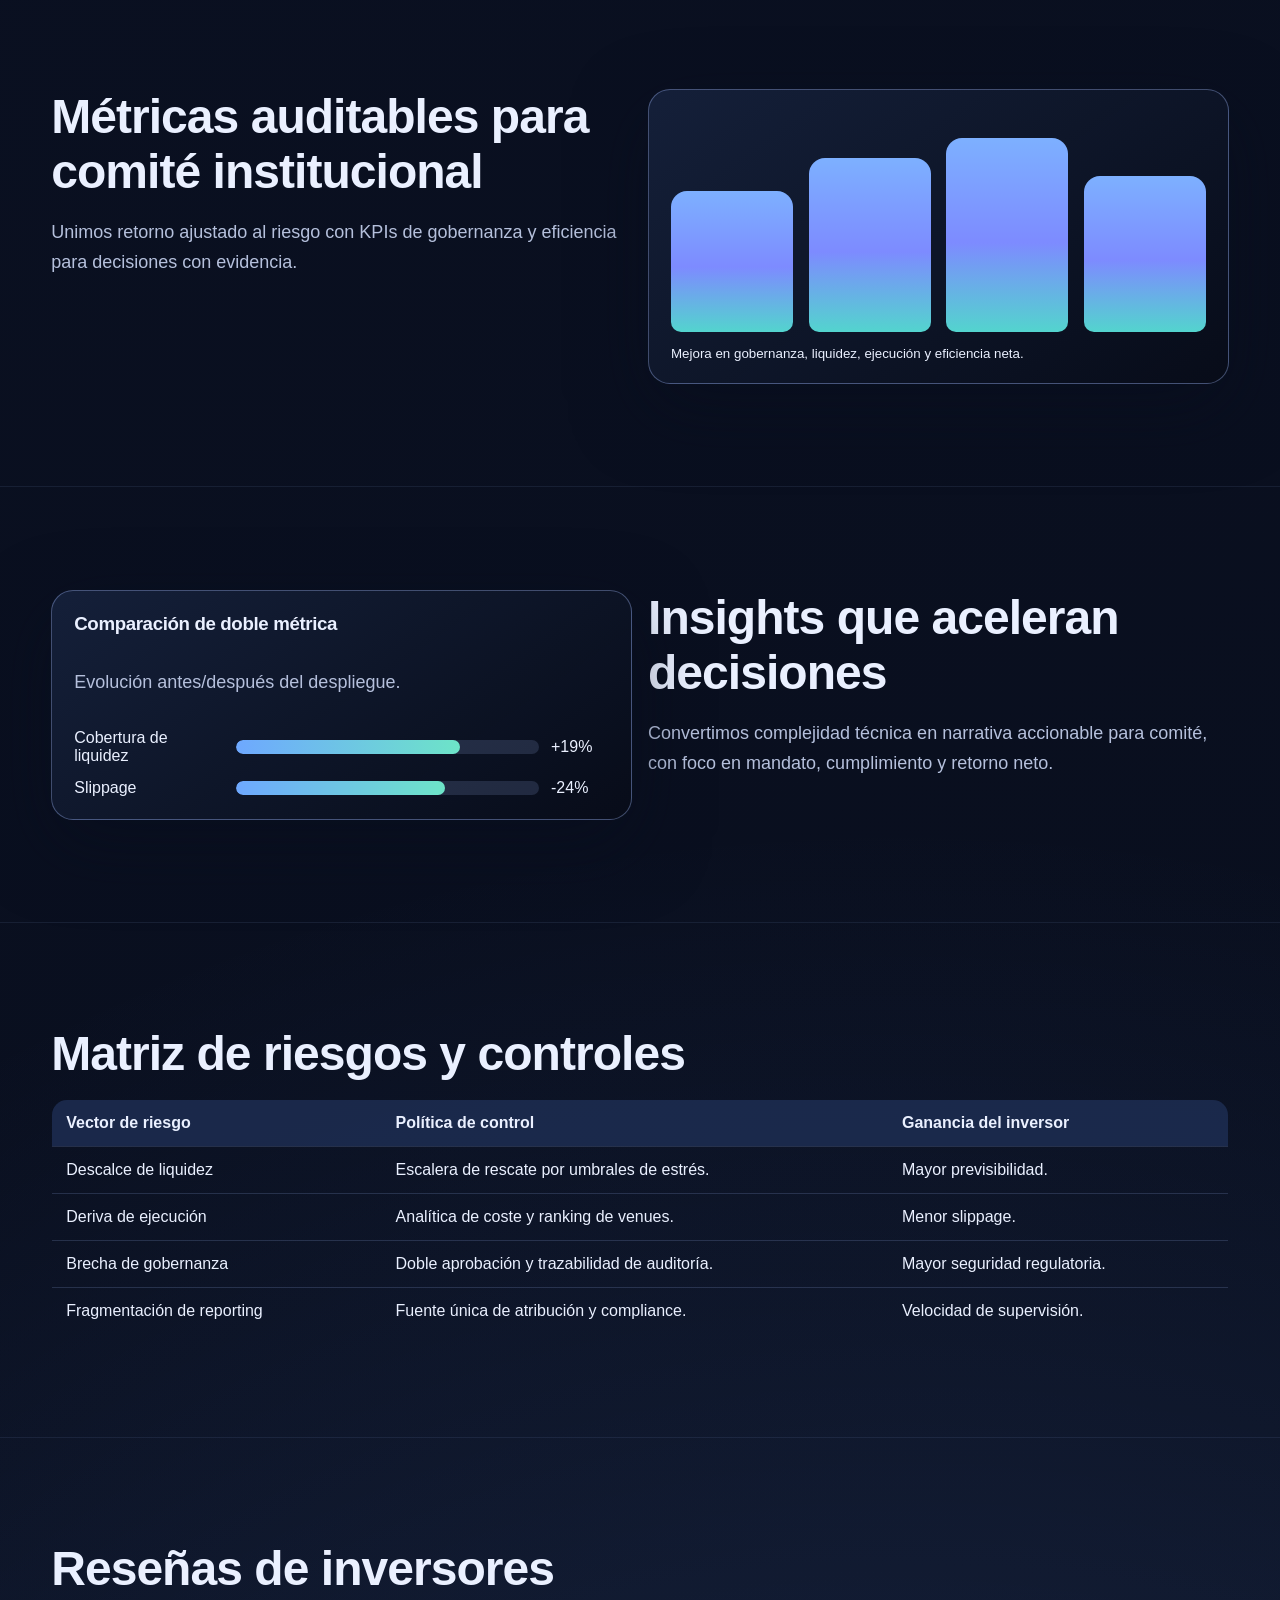
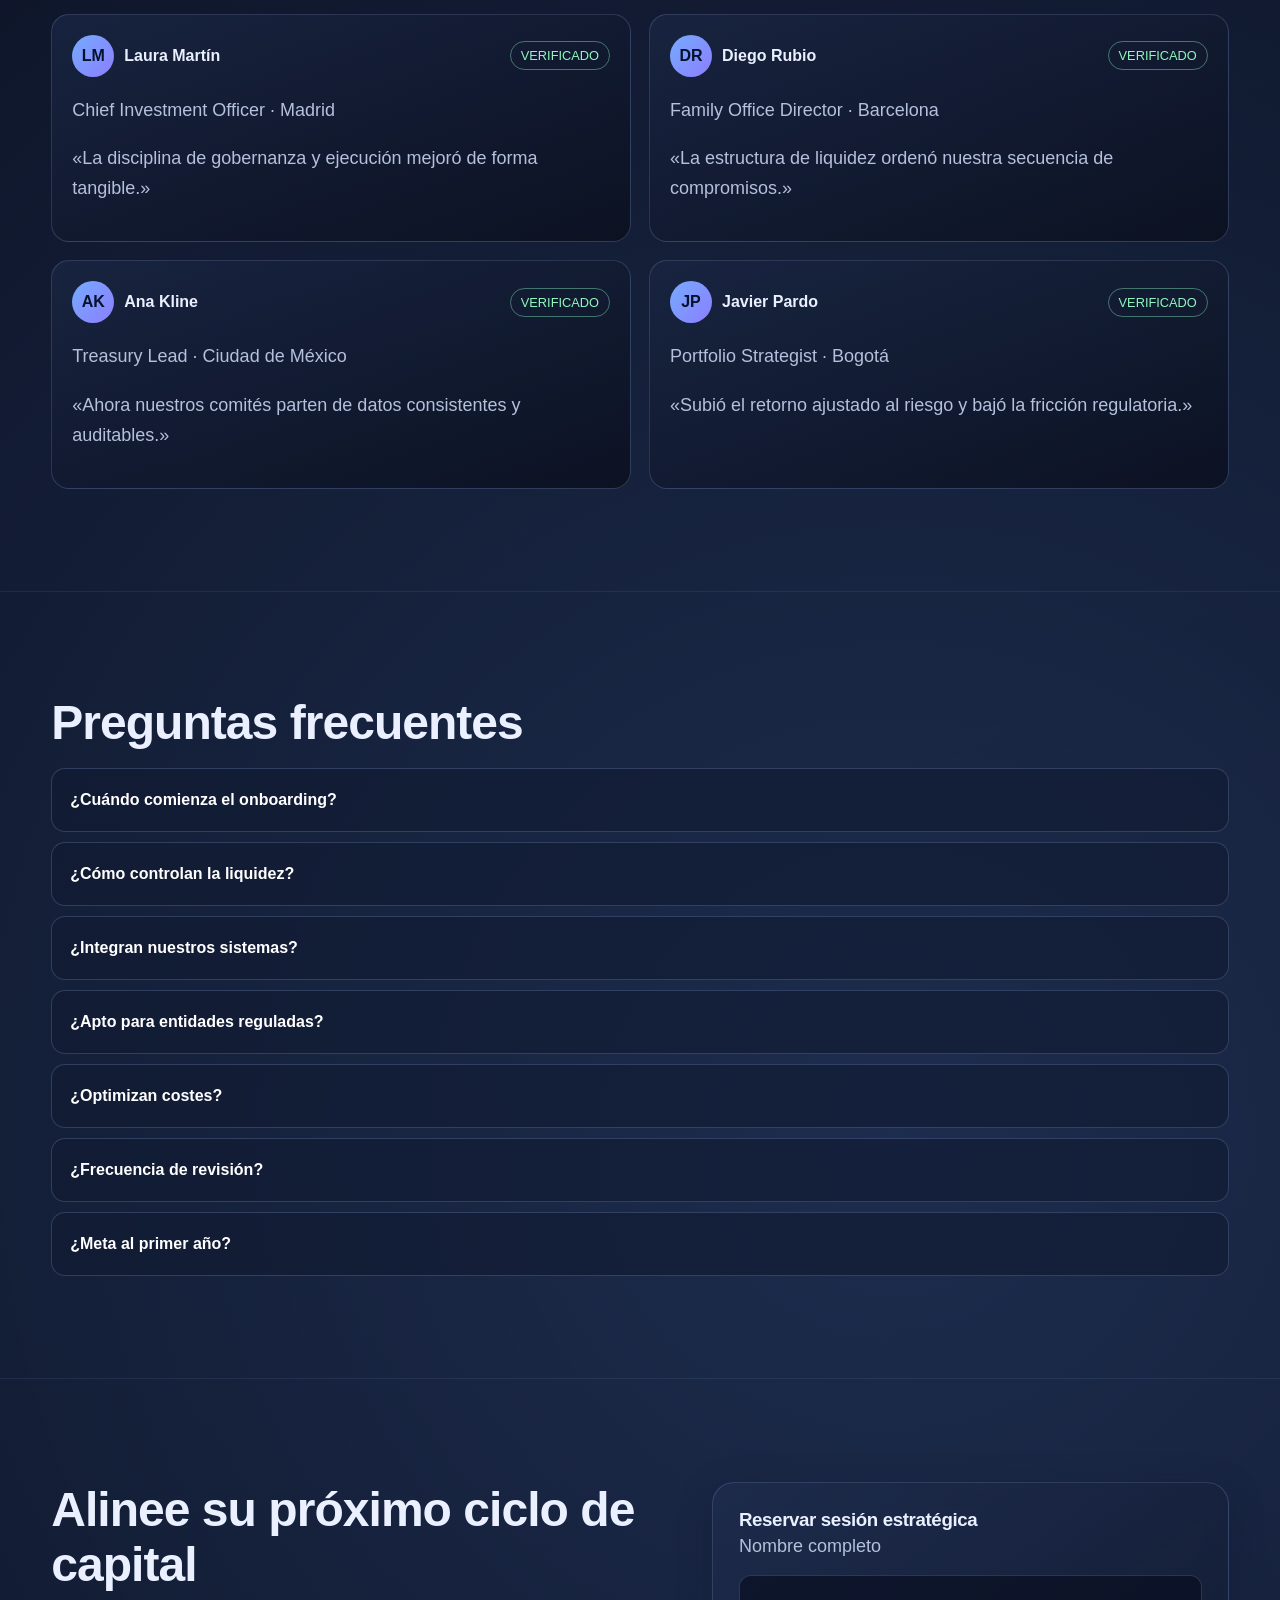
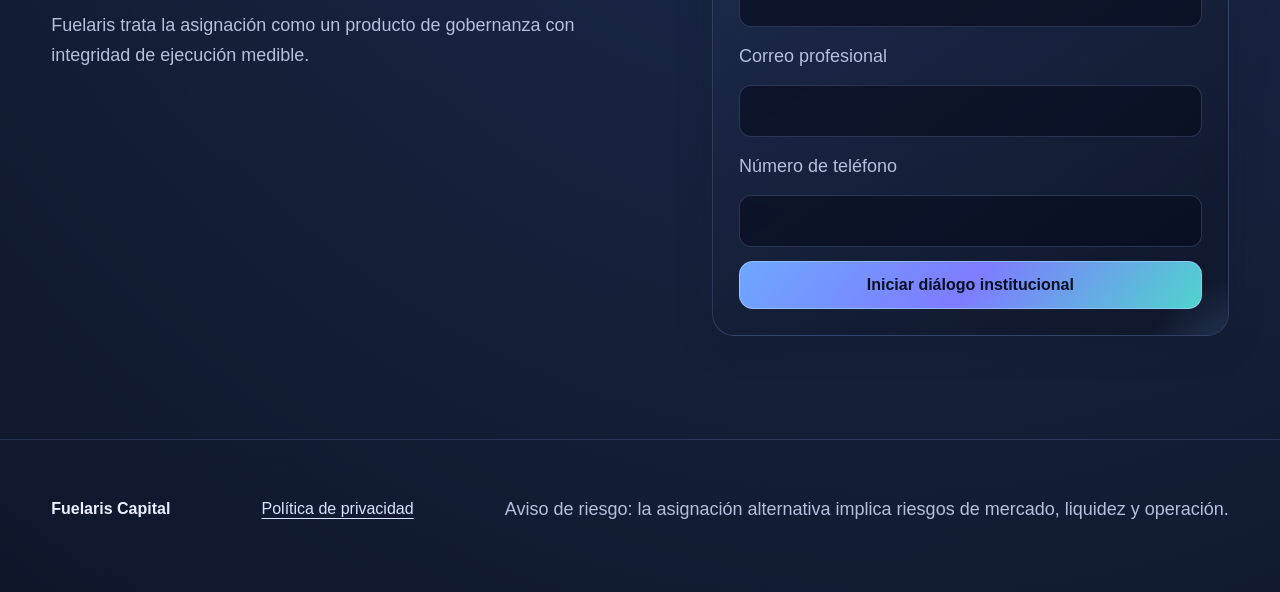
<file: es/index.html>
<!DOCTYPE html>
<html lang="es">
<head>
<meta charset="UTF-8"/>
<meta name="viewport" content="width=device-width, initial-scale=1.0"/>
<title>Fuelaris Capital | Plataforma institucional de asignación alternativa</title>
<meta name="description" content="Asignación alternativa institucional con gobernanza, control de liquidez, cumplimiento y reporting transparente."/>
<link rel="canonical" href="https://www.fuelariscapital.com/es/index.html"/>
<link rel="alternate" hreflang="en" href="https://www.fuelariscapital.com/index.html"/>
<link rel="alternate" hreflang="de" href="https://www.fuelariscapital.com/de/index.html"/>
<link rel="alternate" hreflang="fr" href="https://www.fuelariscapital.com/fr/index.html"/>
<link rel="alternate" hreflang="es" href="https://www.fuelariscapital.com/es/index.html"/>
<link rel="alternate" hreflang="it" href="https://www.fuelariscapital.com/it/index.html"/>
<meta property="og:title" content="Fuelaris Capital | Plataforma institucional"/>
<meta property="og:description" content="Sitio premium para inversores profesionales."/>
<meta property="og:type" content="website"/>
<meta property="og:url" content="https://www.fuelariscapital.com/es/index.html"/>
<meta property="og:image" content="https://www.fuelariscapital.com/assets/img/og-spanish.svg"/>
<meta name="twitter:card" content="summary_large_image"/>
<meta name="twitter:title" content="Fuelaris Capital | Plataforma institucional"/>
<meta name="twitter:description" content="Inteligencia de asignación para instituciones."/>
<meta name="twitter:image" content="https://www.fuelariscapital.com/assets/img/og-spanish.svg"/>
<link rel="stylesheet" href="../assets/style.css"/>
<script defer src="../assets/app.js">
</script>
</head>
<body>
<header class="site-header">
<div class="header-wrap">
<a class="brand" href="../index.html">
<span class="brand-mark">
</span>Fuelaris Capital</a>
<nav class="main-nav">
<a href="#market">Mercado</a>
<a href="#model">Modelo</a>
<a href="#timeline">Proceso</a>
<a href="#metrics">Métricas</a>
<a href="#faq">FAQ</a>
</nav>
<div class="header-right">
<details class="lang-menu">
<summary class="lang-trigger">Español</summary>
<ul class="lang-list">
<li>
<a href="../index.html">English</a>
</li>
<li>
<a href="../de/index.html">Deutsch</a>
</li>
<li>
<a href="../fr/index.html">Français</a>
</li>
<li>
<a class="active" href="../es/index.html">Español</a>
</li>
<li>
<a href="../it/index.html">Italiano</a>
</li>
</ul>
</details>
<a class="btn btn-primary" href="#lead-final">Reservar revisión de asignación</a>
</div>
<button class="burger" id="burgerButton">☰</button>
</div>
</header>
<div class="drawer-backdrop" id="drawerBackdrop">
</div>
<aside class="drawer" id="mobileDrawer" aria-hidden="true">
<div class="drawer-top">
<strong>Fuelaris Capital</strong>
<button class="drawer-close" id="drawerClose">✕</button>
</div>
<nav class="drawer-nav">
<a href="#market">Mercado</a>
<a href="#model">Modelo</a>
<a href="#timeline">Proceso</a>
<a href="#metrics">Métricas</a>
<a href="#faq">FAQ</a>
</nav>
<div class="drawer-lang">
<a href="../index.html">English</a>
<a href="../de/index.html">Deutsch</a>
<a href="../fr/index.html">Français</a>
<a href="../es/index.html">Español</a>
<a href="../it/index.html">Italiano</a>
</div>
<a class="btn btn-primary" href="#lead-final">Reservar revisión de asignación</a>
</aside>
<main>
<section class="section hero">
<div class="container hero-grid">
<div>
<span class="badge">Asignación alternativa institucional</span>
<h1>Asignación alternativa institucional para <span class="highlight">retorno ajustado al riesgo</span>
</h1>
<p>Fuelaris Capital acompaña a pensiones, family offices y tesorerías con un marco completo de asignación alternativa institucional. Conectamos gobernanza, liquidez, ejecución y reporting para mejorar el ajuste al mandato y la eficiencia de capital.</p>
<div class="hero-metrics reveal">
<article class="metric-pill">
<span class="metric-value">94%</span>Alineación media con mandato.</article>
<article class="metric-pill">
<span class="metric-value">48h</span>Tiempo medio para memo de inversión.</article>
<article class="metric-pill">
<span class="metric-value">31%</span>Mejora de eficiencia de capital.</article>
</div>
</div>
<div class="glass-panel form-card" id="lead-hero">
<h2>Solicitar briefing institucional</h2>
<p>Reciba una hoja de ruta para su comité de inversión.</p>
<form class="lead-form">
<label for="name-h">Nombre completo</label>
<input id="name-h" type="text" required/>
<label for="email-h">Correo profesional</label>
<input id="email-h" type="email" required/>
<label for="phone-h">Número de teléfono</label>
<input id="phone-h" type="tel" required/>
<button class="btn btn-primary" type="submit">Programar consulta</button>
</form>
</div>
</div>
</section>
<section class="section">
<div class="container">
<div class="kpi-strip reveal">
<article class="kpi-card">
<h3>7,2 B$</h3>
<p>Capacidad de asignación por cubos de liquidez.</p>
</article>
<article class="kpi-card">
<h3>22</h3>
<p>Jurisdicciones con listas de cumplimiento.</p>
</article>
<article class="kpi-card">
<h3>0,38</h3>
<p>Reducción del coste de ejecución.</p>
</article>
<article class="kpi-card">
<h3>Trimestral</h3>
<p>Reporting de gobernanza para comité.</p>
</article>
</div>
</div>
</section>
<section class="section" id="market">
<div class="container grid-2">
<div>
<h2 class="section-title">Por qué el mercado exige gobernanza activa</h2>
<p>La volatilidad y la fragmentación de liquidez requieren disciplina institucional. El inversor necesita control de ejecución, cumplimiento continuo y claridad de reporte.</p>
</div>
<div class="bar-chart reveal">
<div class="bar-row">
<span>Estrés de liquidez</span>
<div class="bar-track">
<div class="bar-fill" style="--target:86%">
</div>
</div>
<span>86%</span>
</div>
<div class="bar-row">
<span>Volatilidad política</span>
<div class="bar-track">
<div class="bar-fill" style="--target:78%">
</div>
</div>
<span>78%</span>
</div>
<div class="bar-row">
<span>Carga de reporting</span>
<div class="bar-track">
<div class="bar-fill" style="--target:82%">
</div>
</div>
<span>82%</span>
</div>
<div class="bar-row">
<span>Demanda regulatoria</span>
<div class="bar-track">
<div class="bar-fill" style="--target:90%">
</div>
</div>
<span>90%</span>
</div>
</div>
</div>
</section>
<section class="section" id="model">
<div class="container grid-2">
<div class="dashboard-grid reveal">
<article class="dash-card">
<h3>Arquitectura de mandato</h3>
<p>Sleeves calibrados con límites de liquidez y riesgo.</p>
</article>
<article class="dash-card">
<h3>Orquestación de ejecución</h3>
<p>Scoring de brokers y venues por calidad de fill.</p>
</article>
<article class="dash-card">
<h3>Flujo de gobernanza</h3>
<p>Paquetes de comité con hipótesis y umbrales.</p>
</article>
<article class="dash-card">
<h3>Tejido de reporting</h3>
<p>Dashboards multi-entidad y trazabilidad.</p>
</article>
</div>
<div>
<h2 class="section-title">Modelo operativo alineado al mandato</h2>
<p>Estandarizamos derechos de decisión, controles de ejecución y linaje de datos para escalar sin fragilidad operacional.</p>
<div class="image-panel mt-24">
<img loading="lazy" src="../assets/img/dashboard-en.svg" alt="Panel analítico"/>
</div>
</div>
</div>
</section>
<section class="section" id="timeline">
<div class="container">
<h2 class="section-title">Proceso de despliegue</h2>
<div class="timeline reveal">
<article class="t-item">
<span class="t-dot">
</span>
<div>
<h3>1. Diagnóstico</h3>
<p>Lectura de restricciones de cartera y compliance.</p>
</div>
</article>
<article class="t-item">
<span class="t-dot">
</span>
<div>
<h3>2. Ingeniería de mandato</h3>
<p>Diseño de sleeves y protecciones de liquidez.</p>
</div>
</article>
<article class="t-item">
<span class="t-dot">
</span>
<div>
<h3>3. Ejecución controlada</h3>
<p>Implementación por tramos con scorecards.</p>
</div>
</article>
<article class="t-item">
<span class="t-dot">
</span>
<div>
<h3>4. Supervisión continua</h3>
<p>Attribution, reporting y revisiones trimestrales.</p>
</div>
</article>
</div>
</div>
</section>
<section class="section" id="metrics">
<div class="container grid-2">
<div>
<h2 class="section-title">Métricas auditables para comité institucional</h2>
<p>Unimos retorno ajustado al riesgo con KPIs de gobernanza y eficiencia para decisiones con evidencia.</p>
</div>
<div class="vertical-chart reveal">
<div class="vertical-grid">
<div class="v-bar" style="--h:64%">
</div>
<div class="v-bar" style="--h:79%">
</div>
<div class="v-bar" style="--h:88%">
</div>
<div class="v-bar" style="--h:71%">
</div>
</div>
<small>Mejora en gobernanza, liquidez, ejecución y eficiencia neta.</small>
</div>
</div>
</section>
<section class="section" id="insights">
<div class="container grid-2">
<div class="dual-chart reveal">
<h3>Comparación de doble métrica</h3>
<p>Evolución antes/después del despliegue.</p>
<div class="bar-row">
<span>Cobertura de liquidez</span>
<div class="bar-track">
<div class="bar-fill" style="--target:74%">
</div>
</div>
<span>+19%</span>
</div>
<div class="bar-row">
<span>Slippage</span>
<div class="bar-track">
<div class="bar-fill" style="--target:69%">
</div>
</div>
<span>-24%</span>
</div>
</div>
<div>
<h2 class="section-title">Insights que aceleran decisiones</h2>
<p>Convertimos complejidad técnica en narrativa accionable para comité, con foco en mandato, cumplimiento y retorno neto.</p>
</div>
</div>
</section>
<section class="section" id="risk">
<div class="container">
<h2 class="section-title">Matriz de riesgos y controles</h2>
<table class="risk-table reveal">
<thead>
<tr>
<th>Vector de riesgo</th>
<th>Política de control</th>
<th>Ganancia del inversor</th>
</tr>
</thead>
<tbody>
<tr>
<td>Descalce de liquidez</td>
<td>Escalera de rescate por umbrales de estrés.</td>
<td>Mayor previsibilidad.</td>
</tr>
<tr>
<td>Deriva de ejecución</td>
<td>Analítica de coste y ranking de venues.</td>
<td>Menor slippage.</td>
</tr>
<tr>
<td>Brecha de gobernanza</td>
<td>Doble aprobación y trazabilidad de auditoría.</td>
<td>Mayor seguridad regulatoria.</td>
</tr>
<tr>
<td>Fragmentación de reporting</td>
<td>Fuente única de atribución y compliance.</td>
<td>Velocidad de supervisión.</td>
</tr>
</tbody>
</table>
</div>
</section>
<section class="section" id="reviews">
<div class="container">
<h2 class="section-title">Reseñas de inversores</h2>
<div class="review-grid">
<article class="review-card">
<div class="review-head">
<div class="review-identity">
<span class="avatar">LM</span>
<strong>Laura Martín</strong>
</div>
<span class="verified">VERIFICADO</span>
</div>
<p>Chief Investment Officer · Madrid</p>
<p>«La disciplina de gobernanza y ejecución mejoró de forma tangible.»</p>
</article>
<article class="review-card">
<div class="review-head">
<div class="review-identity">
<span class="avatar">DR</span>
<strong>Diego Rubio</strong>
</div>
<span class="verified">VERIFICADO</span>
</div>
<p>Family Office Director · Barcelona</p>
<p>«La estructura de liquidez ordenó nuestra secuencia de compromisos.»</p>
</article>
<article class="review-card">
<div class="review-head">
<div class="review-identity">
<span class="avatar">AK</span>
<strong>Ana Kline</strong>
</div>
<span class="verified">VERIFICADO</span>
</div>
<p>Treasury Lead · Ciudad de México</p>
<p>«Ahora nuestros comités parten de datos consistentes y auditables.»</p>
</article>
<article class="review-card">
<div class="review-head">
<div class="review-identity">
<span class="avatar">JP</span>
<strong>Javier Pardo</strong>
</div>
<span class="verified">VERIFICADO</span>
</div>
<p>Portfolio Strategist · Bogotá</p>
<p>«Subió el retorno ajustado al riesgo y bajó la fricción regulatoria.»</p>
</article>
</div>
</div>
</section>
<section class="section" id="faq">
<div class="container">
<h2 class="section-title">Preguntas frecuentes</h2>
<div class="faq-list">
<article class="faq-item">
<button class="faq-q" aria-expanded="false">¿Cuándo comienza el onboarding?</button>
<div class="faq-answer">El diagnóstico inicia en cinco días hábiles y el diseño en tres a cuatro semanas.</div>
</article>
<article class="faq-item">
<button class="faq-q" aria-expanded="false">¿Cómo controlan la liquidez?</button>
<div class="faq-answer">Cada sleeve se vincula a cubos de liquidez y ventanas de estrés.</div>
</article>
<article class="faq-item">
<button class="faq-q" aria-expanded="false">¿Integran nuestros sistemas?</button>
<div class="faq-answer">Sí, mediante feeds estándar para custodia, tesorería y comité.</div>
</article>
<article class="faq-item">
<button class="faq-q" aria-expanded="false">¿Apto para entidades reguladas?</button>
<div class="faq-answer">Sí, con controles auditables y documentación de cumplimiento.</div>
</article>
<article class="faq-item">
<button class="faq-q" aria-expanded="false">¿Optimizan costes?</button>
<div class="faq-answer">Monitorizamos slippage, costes y calidad de ejecución para mejorar el neto.</div>
</article>
<article class="faq-item">
<button class="faq-q" aria-expanded="false">¿Frecuencia de revisión?</button>
<div class="faq-answer">Revisión trimestral y escalamiento ad hoc por umbrales de riesgo.</div>
</article>
<article class="faq-item">
<button class="faq-q" aria-expanded="false">¿Meta al primer año?</button>
<div class="faq-answer">Mayor ajuste al mandato, resiliencia de liquidez y mejor ritmo de decisión.</div>
</article>
</div>
</div>
</section>
<section class="section" id="lead-final">
<div class="container hero-grid">
<div>
<h2 class="section-title">Alinee su próximo ciclo de capital</h2>
<p>Fuelaris trata la asignación como un producto de gobernanza con integridad de ejecución medible.</p>
</div>
<div class="glass-panel form-card">
<h3>Reservar sesión estratégica</h3>
<form class="lead-form">
<label for="name-f">Nombre completo</label>
<input id="name-f" type="text" required/>
<label for="email-f">Correo profesional</label>
<input id="email-f" type="email" required/>
<label for="phone-f">Número de teléfono</label>
<input id="phone-f" type="tel" required/>
<button class="btn btn-primary" type="submit">Iniciar diálogo institucional</button>
</form>
</div>
</div>
</section>
</main>
<footer class="site-footer">
<div class="container footer-row">
<strong>Fuelaris Capital</strong>
<a class="footer-link" href="#" data-open-privacy>Política de privacidad</a>
<p class="footer-note">Aviso de riesgo: la asignación alternativa implica riesgos de mercado, liquidez y operación.</p>
</div>
</footer>
<div class="modal" id="privacyModal" aria-hidden="true" role="dialog">
<div class="modal-box">
<div class="modal-header">
<h2 id="privacyTitle">Política de privacidad</h2>
<button class="modal-close" data-close-privacy>✕</button>
</div>
<div class="modal-content">
<h3>Introducción</h3>
<p>Fuelaris Capital protege los datos personales y profesionales recopilados en este sitio.</p>
<h3>Recogida de datos</h3>
<p>Recogemos nombre completo, correo profesional, teléfono y datos técnicos esenciales.</p>
<h3>Base legal</h3>
<p>Interés legítimo, necesidad contractual y obligaciones legales aplicables.</p>
<h3>Cookies</h3>
<p>Usamos cookies esenciales y de rendimiento para seguridad y mejora continua.</p>
<h3>Retención</h3>
<p>Los datos se conservan solo durante el periodo necesario para evaluación y cumplimiento.</p>
<h3>Cesión a terceros</h3>
<p>Solo con proveedores bajo contrato para analítica, comunicación y cumplimiento.</p>
<h3>Seguridad</h3>
<p>Cifrado, control de acceso, registros y revisiones de seguridad periódicas.</p>
<h3>Derechos del usuario</h3>
<p>Puede solicitar acceso, rectificación, supresión, limitación o portabilidad.</p>
<h3>Transferencias internacionales</h3>
<p>Se aplican mecanismos reconocidos y protecciones contractuales.</p>
<h3>Divulgación de riesgo sectorial</h3>
<p>Las comunicaciones de inversión pueden incluir escenarios prospectivos sin garantía.</p>
<h3>Contacto</h3>
<p>Solicitudes de privacidad: privacy@fuelariscapital.com.</p>
</div>
<div class="modal-footer">
<button class="modal-footer-btn" data-close-privacy>Cerrar</button>
</div>
</div>
</div>
<script type="application/ld+json">{"@context":"https://schema.org","@graph":[{"@type":"Organization","name":"Fuelaris Capital","url":"https://www.fuelariscapital.com"},{"@type":"WebSite","name":"Fuelaris Capital","url":"https://www.fuelariscapital.com/es/index.html","inLanguage":"es"},{"@type":"FAQPage","mainEntity":[{"@type":"Question","name":"¿Cuándo comienza el onboarding?","acceptedAnswer":{"@type":"Answer","text":"El diagnóstico inicia en cinco días hábiles."}}]},{"@type":"Review","author":{"@type":"Person","name":"Laura Martín"},"reviewBody":"La gobernanza mejoró de forma tangible.","reviewRating":{"@type":"Rating","ratingValue":"5"}}]}</script>
</body>
</html>
</file>
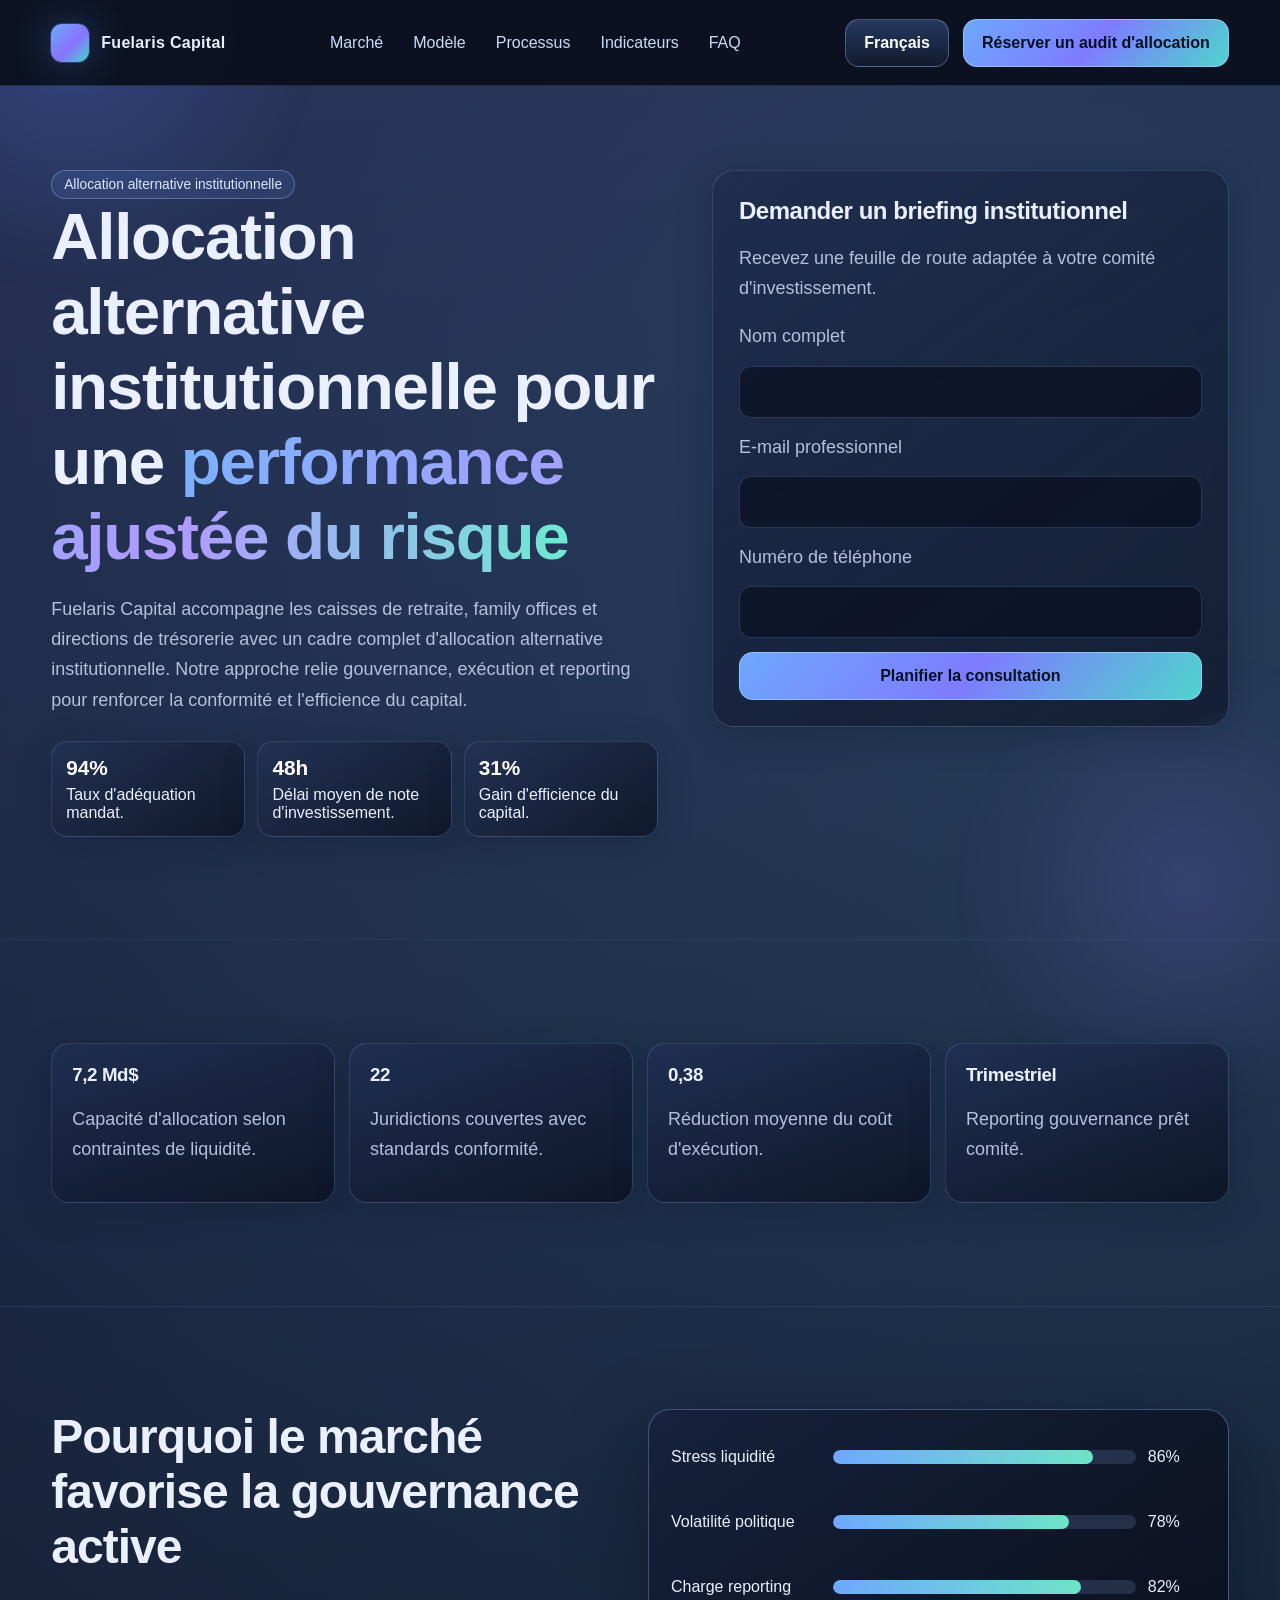
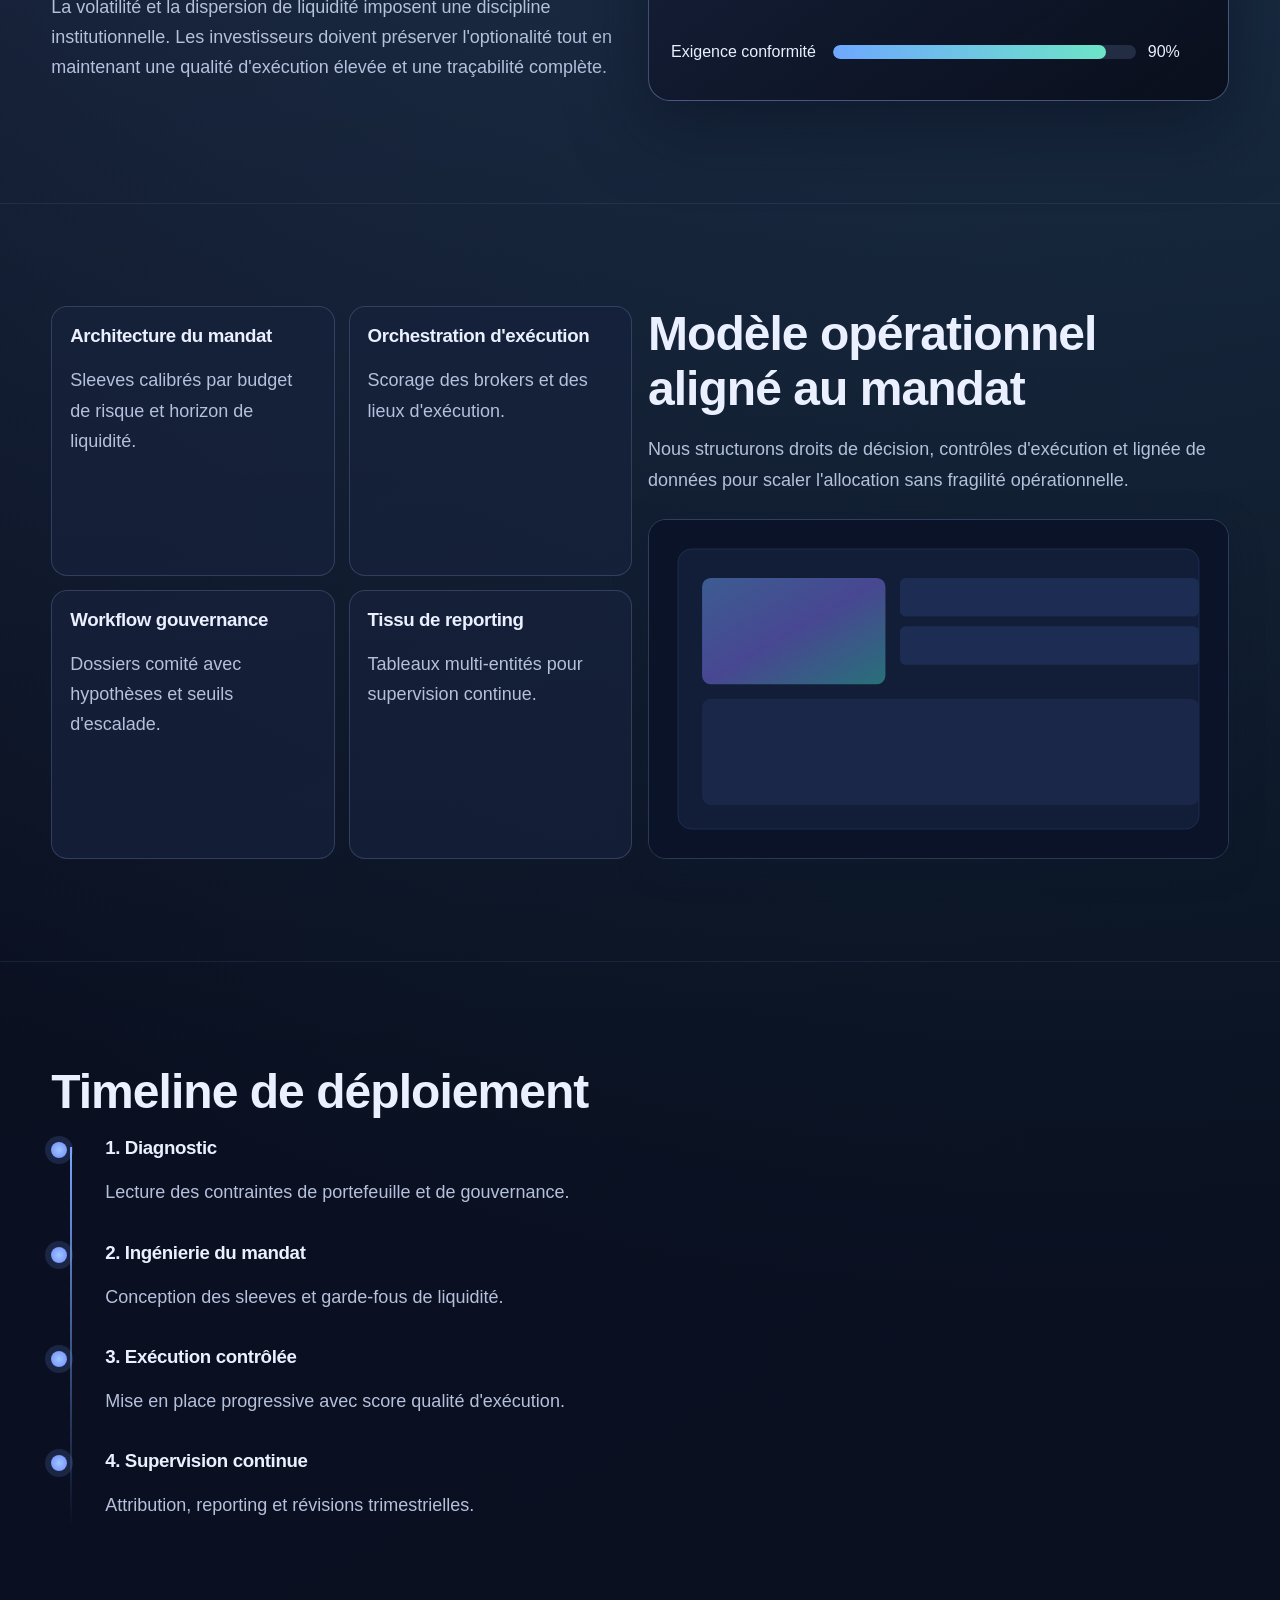
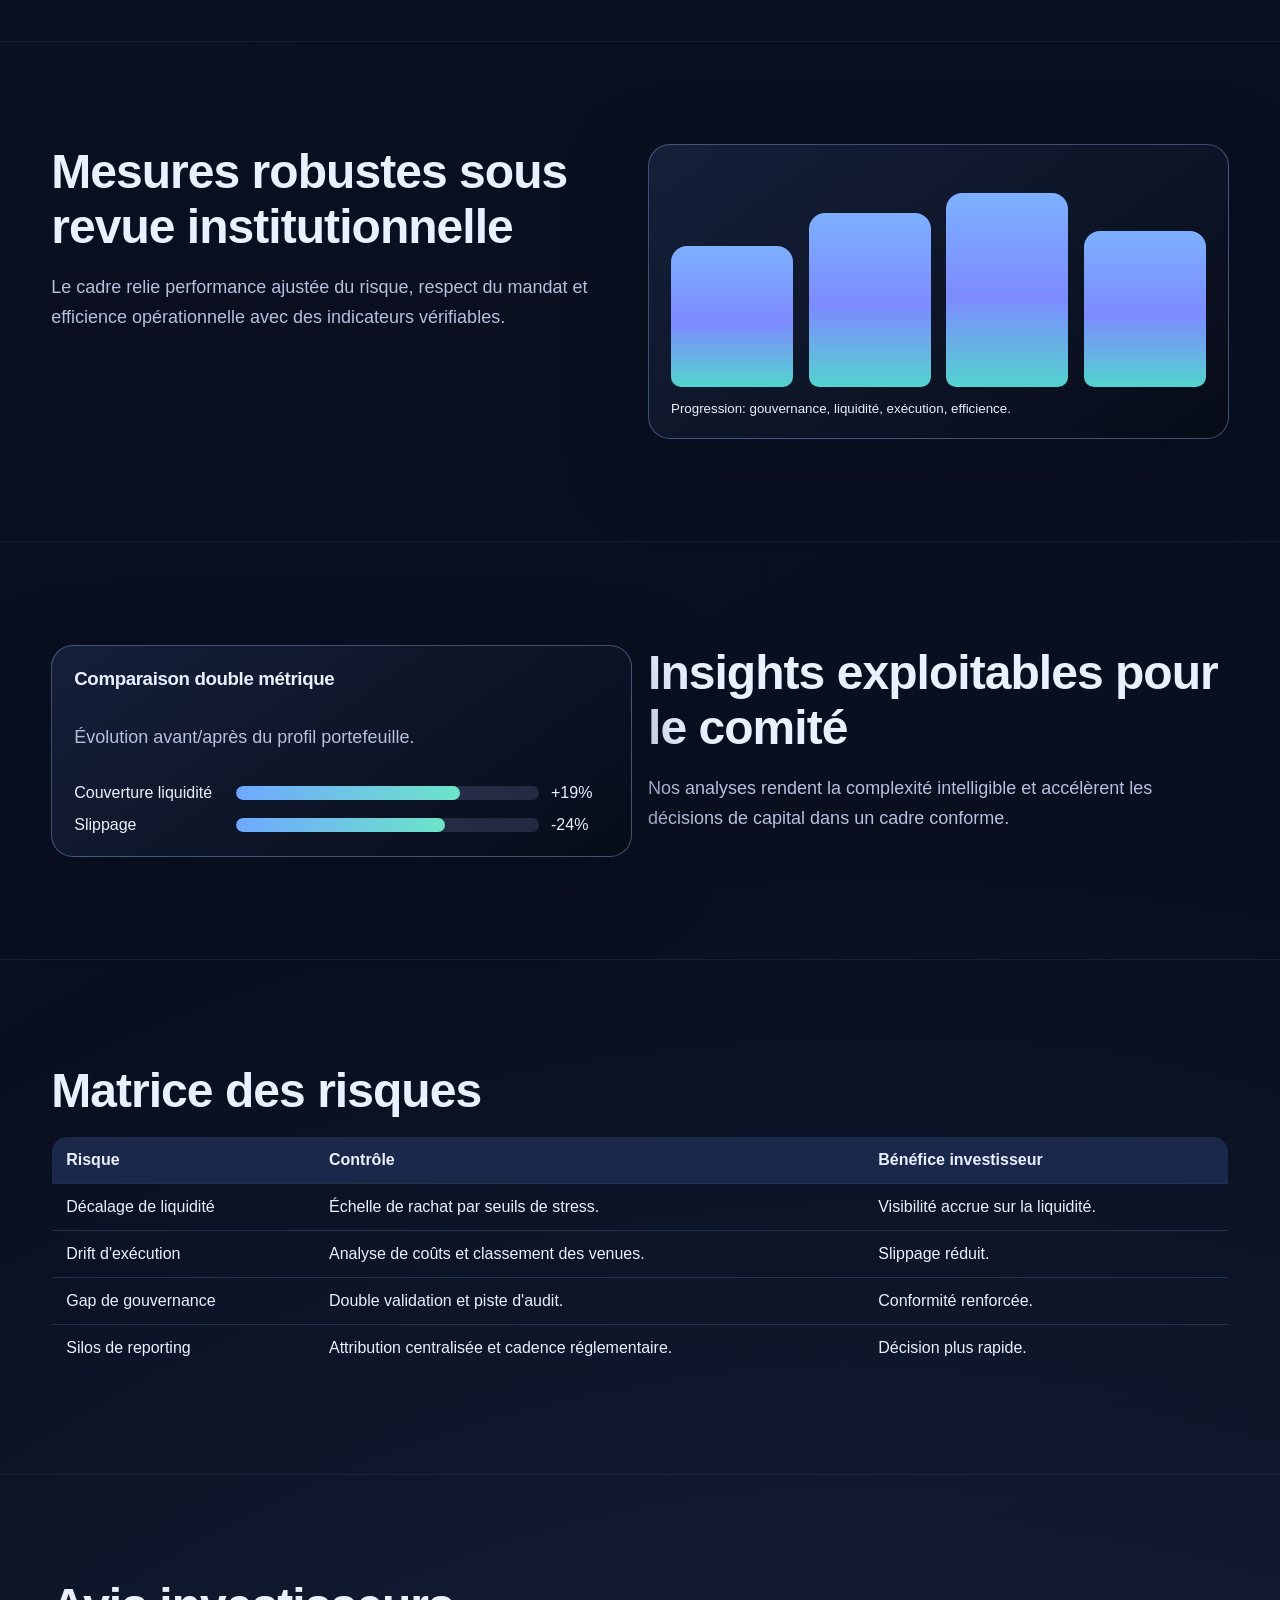
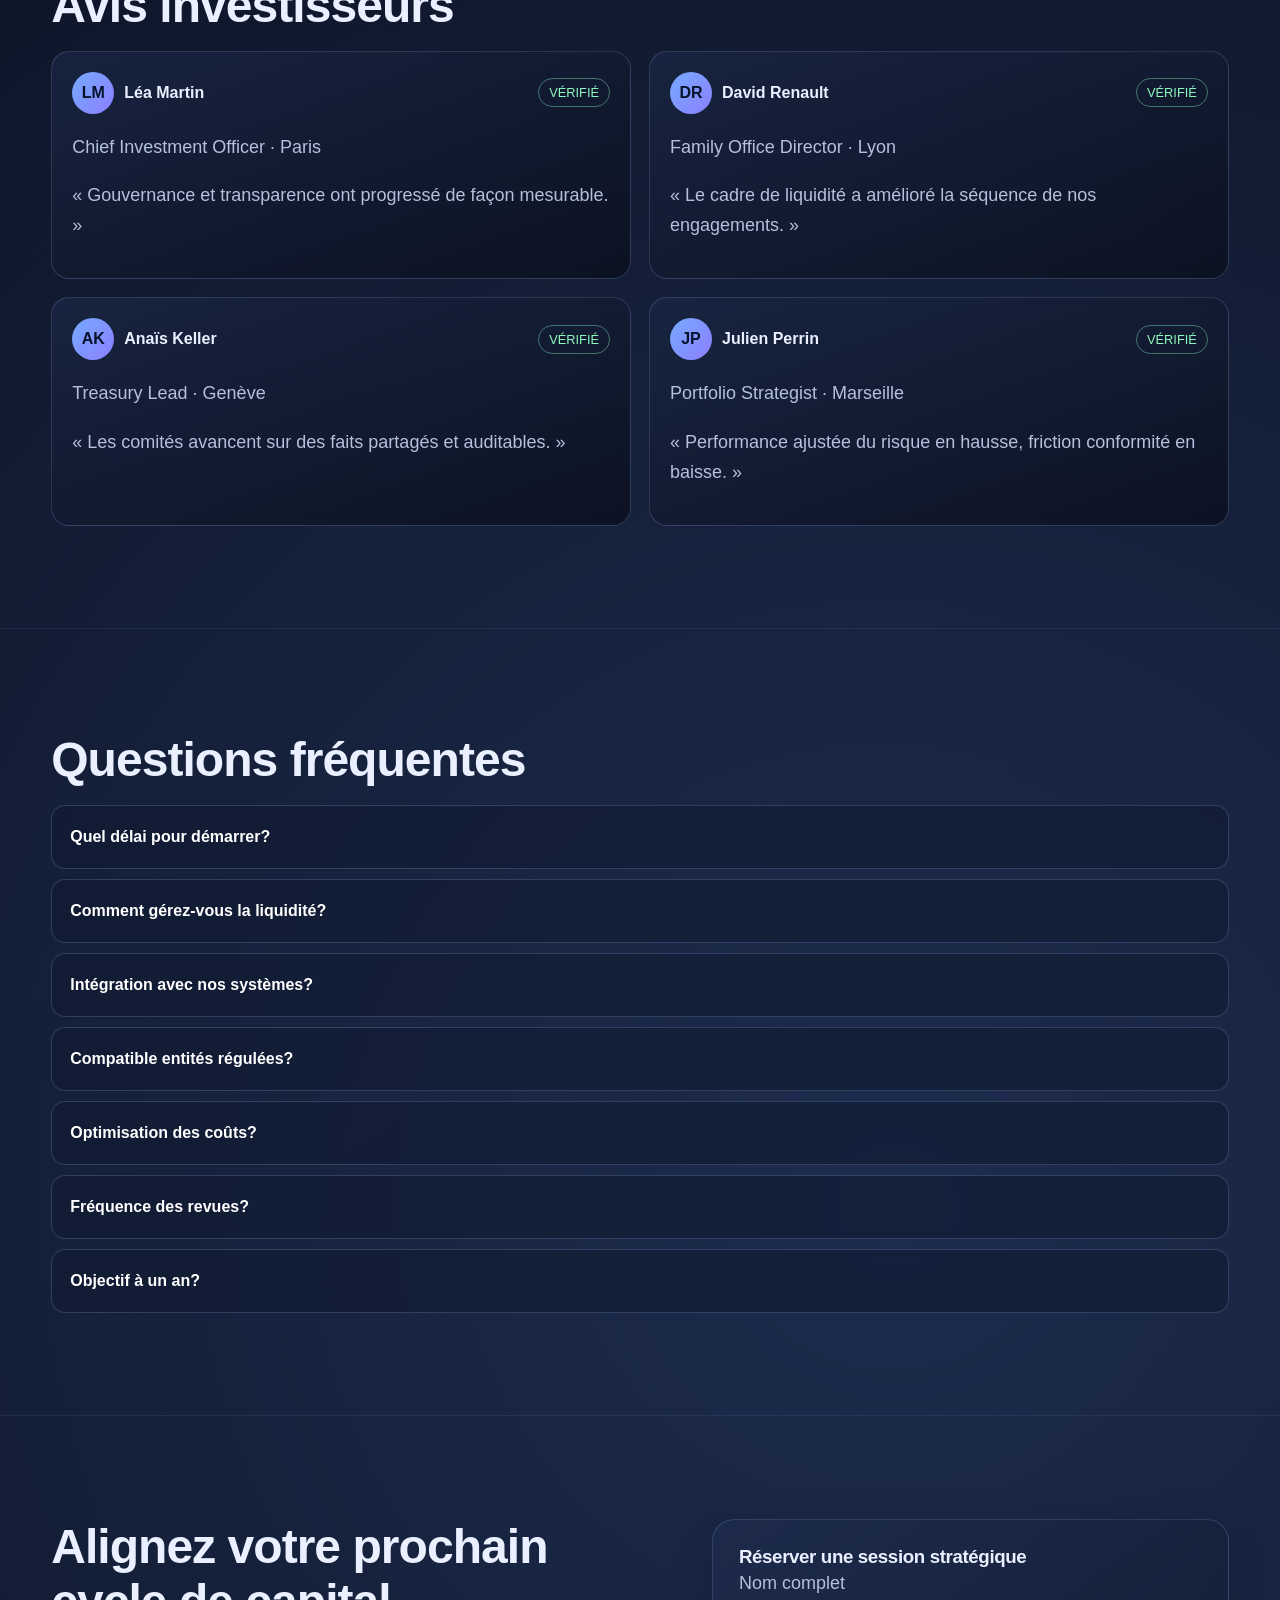
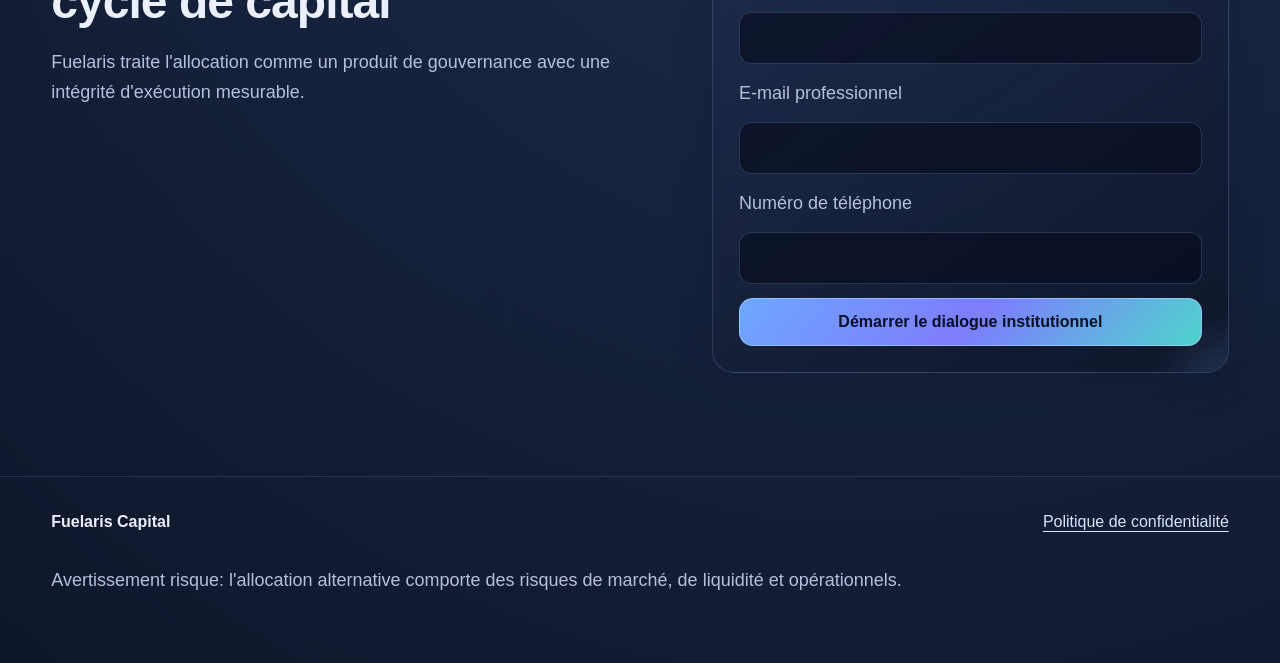
<file: fr/index.html>
<!DOCTYPE html>
<html lang="fr">
<head>
<meta charset="UTF-8"/>
<meta name="viewport" content="width=device-width, initial-scale=1.0"/>
<title>Fuelaris Capital | Plateforme institutionnelle d'allocation alternative</title>
<meta name="description" content="Allocation alternative institutionnelle avec gouvernance, liquidité, conformité et reporting transparent."/>
<link rel="canonical" href="https://www.fuelariscapital.com/fr/index.html"/>
<link rel="alternate" hreflang="en" href="https://www.fuelariscapital.com/index.html"/>
<link rel="alternate" hreflang="de" href="https://www.fuelariscapital.com/de/index.html"/>
<link rel="alternate" hreflang="fr" href="https://www.fuelariscapital.com/fr/index.html"/>
<link rel="alternate" hreflang="es" href="https://www.fuelariscapital.com/es/index.html"/>
<link rel="alternate" hreflang="it" href="https://www.fuelariscapital.com/it/index.html"/>
<meta property="og:title" content="Fuelaris Capital | Plateforme institutionnelle"/>
<meta property="og:description" content="Site premium orienté investisseurs professionnels."/>
<meta property="og:type" content="website"/>
<meta property="og:url" content="https://www.fuelariscapital.com/fr/index.html"/>
<meta property="og:image" content="https://www.fuelariscapital.com/assets/img/og-french.svg"/>
<meta name="twitter:card" content="summary_large_image"/>
<meta name="twitter:title" content="Fuelaris Capital | Plateforme institutionnelle"/>
<meta name="twitter:description" content="Allocation et gouvernance pour investisseurs institutionnels."/>
<meta name="twitter:image" content="https://www.fuelariscapital.com/assets/img/og-french.svg"/>
<link rel="stylesheet" href="../assets/style.css"/>
<script defer src="../assets/app.js">
</script>
</head>
<body>
<header class="site-header">
<div class="header-wrap">
<a class="brand" href="../index.html">
<span class="brand-mark">
</span>Fuelaris Capital</a>
<nav class="main-nav">
<a href="#market">Marché</a>
<a href="#model">Modèle</a>
<a href="#timeline">Processus</a>
<a href="#metrics">Indicateurs</a>
<a href="#faq">FAQ</a>
</nav>
<div class="header-right">
<details class="lang-menu">
<summary class="lang-trigger">Français</summary>
<ul class="lang-list">
<li>
<a href="../index.html">English</a>
</li>
<li>
<a href="../de/index.html">Deutsch</a>
</li>
<li>
<a class="active" href="../fr/index.html">Français</a>
</li>
<li>
<a href="../es/index.html">Español</a>
</li>
<li>
<a href="../it/index.html">Italiano</a>
</li>
</ul>
</details>
<a class="btn btn-primary" href="#lead-final">Réserver un audit d'allocation</a>
</div>
<button class="burger" id="burgerButton">☰</button>
</div>
</header>
<div class="drawer-backdrop" id="drawerBackdrop">
</div>
<aside class="drawer" id="mobileDrawer" aria-hidden="true">
<div class="drawer-top">
<strong>Fuelaris Capital</strong>
<button class="drawer-close" id="drawerClose">✕</button>
</div>
<nav class="drawer-nav">
<a href="#market">Marché</a>
<a href="#model">Modèle</a>
<a href="#timeline">Processus</a>
<a href="#metrics">Indicateurs</a>
<a href="#faq">FAQ</a>
</nav>
<div class="drawer-lang">
<a href="../index.html">English</a>
<a href="../de/index.html">Deutsch</a>
<a href="../fr/index.html">Français</a>
<a href="../es/index.html">Español</a>
<a href="../it/index.html">Italiano</a>
</div>
<a class="btn btn-primary" href="#lead-final">Réserver un audit d'allocation</a>
</aside>
<main>
<section class="section hero">
<div class="container hero-grid">
<div>
<span class="badge">Allocation alternative institutionnelle</span>
<h1>Allocation alternative institutionnelle pour une <span class="highlight">performance ajustée du risque</span>
</h1>
<p>Fuelaris Capital accompagne les caisses de retraite, family offices et directions de trésorerie avec un cadre complet d'allocation alternative institutionnelle. Notre approche relie gouvernance, exécution et reporting pour renforcer la conformité et l'efficience du capital.</p>
<div class="hero-metrics reveal">
<article class="metric-pill">
<span class="metric-value">94%</span>Taux d'adéquation mandat.</article>
<article class="metric-pill">
<span class="metric-value">48h</span>Délai moyen de note d'investissement.</article>
<article class="metric-pill">
<span class="metric-value">31%</span>Gain d'efficience du capital.</article>
</div>
</div>
<div class="glass-panel form-card" id="lead-hero">
<h2>Demander un briefing institutionnel</h2>
<p>Recevez une feuille de route adaptée à votre comité d'investissement.</p>
<form class="lead-form">
<label for="name-h">Nom complet</label>
<input id="name-h" type="text" required/>
<label for="email-h">E-mail professionnel</label>
<input id="email-h" type="email" required/>
<label for="phone-h">Numéro de téléphone</label>
<input id="phone-h" type="tel" required/>
<button class="btn btn-primary" type="submit">Planifier la consultation</button>
</form>
</div>
</div>
</section>
<section class="section">
<div class="container">
<div class="kpi-strip reveal">
<article class="kpi-card">
<h3>7,2 Md$</h3>
<p>Capacité d'allocation selon contraintes de liquidité.</p>
</article>
<article class="kpi-card">
<h3>22</h3>
<p>Juridictions couvertes avec standards conformité.</p>
</article>
<article class="kpi-card">
<h3>0,38</h3>
<p>Réduction moyenne du coût d'exécution.</p>
</article>
<article class="kpi-card">
<h3>Trimestriel</h3>
<p>Reporting gouvernance prêt comité.</p>
</article>
</div>
</div>
</section>
<section class="section" id="market">
<div class="container grid-2">
<div>
<h2 class="section-title">Pourquoi le marché favorise la gouvernance active</h2>
<p>La volatilité et la dispersion de liquidité imposent une discipline institutionnelle. Les investisseurs doivent préserver l'optionalité tout en maintenant une qualité d'exécution élevée et une traçabilité complète.</p>
</div>
<div class="bar-chart reveal">
<div class="bar-row">
<span>Stress liquidité</span>
<div class="bar-track">
<div class="bar-fill" style="--target:86%">
</div>
</div>
<span>86%</span>
</div>
<div class="bar-row">
<span>Volatilité politique</span>
<div class="bar-track">
<div class="bar-fill" style="--target:78%">
</div>
</div>
<span>78%</span>
</div>
<div class="bar-row">
<span>Charge reporting</span>
<div class="bar-track">
<div class="bar-fill" style="--target:82%">
</div>
</div>
<span>82%</span>
</div>
<div class="bar-row">
<span>Exigence conformité</span>
<div class="bar-track">
<div class="bar-fill" style="--target:90%">
</div>
</div>
<span>90%</span>
</div>
</div>
</div>
</section>
<section class="section" id="model">
<div class="container grid-2">
<div class="dashboard-grid reveal">
<article class="dash-card">
<h3>Architecture du mandat</h3>
<p>Sleeves calibrés par budget de risque et horizon de liquidité.</p>
</article>
<article class="dash-card">
<h3>Orchestration d'exécution</h3>
<p>Scorage des brokers et des lieux d'exécution.</p>
</article>
<article class="dash-card">
<h3>Workflow gouvernance</h3>
<p>Dossiers comité avec hypothèses et seuils d'escalade.</p>
</article>
<article class="dash-card">
<h3>Tissu de reporting</h3>
<p>Tableaux multi-entités pour supervision continue.</p>
</article>
</div>
<div>
<h2 class="section-title">Modèle opérationnel aligné au mandat</h2>
<p>Nous structurons droits de décision, contrôles d'exécution et lignée de données pour scaler l'allocation sans fragilité opérationnelle.</p>
<div class="image-panel mt-24">
<img loading="lazy" src="../assets/img/dashboard-en.svg" alt="Tableau analytique"/>
</div>
</div>
</div>
</section>
<section class="section" id="timeline">
<div class="container">
<h2 class="section-title">Timeline de déploiement</h2>
<div class="timeline reveal">
<article class="t-item">
<span class="t-dot">
</span>
<div>
<h3>1. Diagnostic</h3>
<p>Lecture des contraintes de portefeuille et de gouvernance.</p>
</div>
</article>
<article class="t-item">
<span class="t-dot">
</span>
<div>
<h3>2. Ingénierie du mandat</h3>
<p>Conception des sleeves et garde-fous de liquidité.</p>
</div>
</article>
<article class="t-item">
<span class="t-dot">
</span>
<div>
<h3>3. Exécution contrôlée</h3>
<p>Mise en place progressive avec score qualité d'exécution.</p>
</div>
</article>
<article class="t-item">
<span class="t-dot">
</span>
<div>
<h3>4. Supervision continue</h3>
<p>Attribution, reporting et révisions trimestrielles.</p>
</div>
</article>
</div>
</div>
</section>
<section class="section" id="metrics">
<div class="container grid-2">
<div>
<h2 class="section-title">Mesures robustes sous revue institutionnelle</h2>
<p>Le cadre relie performance ajustée du risque, respect du mandat et efficience opérationnelle avec des indicateurs vérifiables.</p>
</div>
<div class="vertical-chart reveal">
<div class="vertical-grid">
<div class="v-bar" style="--h:64%">
</div>
<div class="v-bar" style="--h:79%">
</div>
<div class="v-bar" style="--h:88%">
</div>
<div class="v-bar" style="--h:71%">
</div>
</div>
<small>Progression: gouvernance, liquidité, exécution, efficience.</small>
</div>
</div>
</section>
<section class="section" id="insights">
<div class="container grid-2">
<div class="dual-chart reveal">
<h3>Comparaison double métrique</h3>
<p>Évolution avant/après du profil portefeuille.</p>
<div class="bar-row">
<span>Couverture liquidité</span>
<div class="bar-track">
<div class="bar-fill" style="--target:74%">
</div>
</div>
<span>+19%</span>
</div>
<div class="bar-row">
<span>Slippage</span>
<div class="bar-track">
<div class="bar-fill" style="--target:69%">
</div>
</div>
<span>-24%</span>
</div>
</div>
<div>
<h2 class="section-title">Insights exploitables pour le comité</h2>
<p>Nos analyses rendent la complexité intelligible et accélèrent les décisions de capital dans un cadre conforme.</p>
</div>
</div>
</section>
<section class="section" id="risk">
<div class="container">
<h2 class="section-title">Matrice des risques</h2>
<table class="risk-table reveal">
<thead>
<tr>
<th>Risque</th>
<th>Contrôle</th>
<th>Bénéfice investisseur</th>
</tr>
</thead>
<tbody>
<tr>
<td>Décalage de liquidité</td>
<td>Échelle de rachat par seuils de stress.</td>
<td>Visibilité accrue sur la liquidité.</td>
</tr>
<tr>
<td>Drift d'exécution</td>
<td>Analyse de coûts et classement des venues.</td>
<td>Slippage réduit.</td>
</tr>
<tr>
<td>Gap de gouvernance</td>
<td>Double validation et piste d'audit.</td>
<td>Conformité renforcée.</td>
</tr>
<tr>
<td>Silos de reporting</td>
<td>Attribution centralisée et cadence réglementaire.</td>
<td>Décision plus rapide.</td>
</tr>
</tbody>
</table>
</div>
</section>
<section class="section" id="reviews">
<div class="container">
<h2 class="section-title">Avis investisseurs</h2>
<div class="review-grid">
<article class="review-card">
<div class="review-head">
<div class="review-identity">
<span class="avatar">LM</span>
<strong>Léa Martin</strong>
</div>
<span class="verified">VÉRIFIÉ</span>
</div>
<p>Chief Investment Officer · Paris</p>
<p>« Gouvernance et transparence ont progressé de façon mesurable. »</p>
</article>
<article class="review-card">
<div class="review-head">
<div class="review-identity">
<span class="avatar">DR</span>
<strong>David Renault</strong>
</div>
<span class="verified">VÉRIFIÉ</span>
</div>
<p>Family Office Director · Lyon</p>
<p>« Le cadre de liquidité a amélioré la séquence de nos engagements. »</p>
</article>
<article class="review-card">
<div class="review-head">
<div class="review-identity">
<span class="avatar">AK</span>
<strong>Anaïs Keller</strong>
</div>
<span class="verified">VÉRIFIÉ</span>
</div>
<p>Treasury Lead · Genève</p>
<p>« Les comités avancent sur des faits partagés et auditables. »</p>
</article>
<article class="review-card">
<div class="review-head">
<div class="review-identity">
<span class="avatar">JP</span>
<strong>Julien Perrin</strong>
</div>
<span class="verified">VÉRIFIÉ</span>
</div>
<p>Portfolio Strategist · Marseille</p>
<p>« Performance ajustée du risque en hausse, friction conformité en baisse. »</p>
</article>
</div>
</div>
</section>
<section class="section" id="faq">
<div class="container">
<h2 class="section-title">Questions fréquentes</h2>
<div class="faq-list">
<article class="faq-item">
<button class="faq-q" aria-expanded="false">Quel délai pour démarrer?</button>
<div class="faq-answer">Le diagnostic démarre en cinq jours ouvrés et la conception mandat en trois à quatre semaines.</div>
</article>
<article class="faq-item">
<button class="faq-q" aria-expanded="false">Comment gérez-vous la liquidité?</button>
<div class="faq-answer">Chaque sleeve est lié à des poches de liquidité et des scénarios de stress.</div>
</article>
<article class="faq-item">
<button class="faq-q" aria-expanded="false">Intégration avec nos systèmes?</button>
<div class="faq-answer">Oui, flux standardisés vers custodians, trésorerie et reporting board.</div>
</article>
<article class="faq-item">
<button class="faq-q" aria-expanded="false">Compatible entités régulées?</button>
<div class="faq-answer">Oui, avec contrôles de conformité et preuves d'audit.</div>
</article>
<article class="faq-item">
<button class="faq-q" aria-expanded="false">Optimisation des coûts?</button>
<div class="faq-answer">Nous pilotons slippage, frais et qualité d'exécution pour améliorer le net.</div>
</article>
<article class="faq-item">
<button class="faq-q" aria-expanded="false">Fréquence des revues?</button>
<div class="faq-answer">Revues trimestrielles et escalade ad hoc selon seuils de risque.</div>
</article>
<article class="faq-item">
<button class="faq-q" aria-expanded="false">Objectif à un an?</button>
<div class="faq-answer">Meilleur mandat fit, résilience de liquidité et décisions plus rapides.</div>
</article>
</div>
</div>
</section>
<section class="section" id="lead-final">
<div class="container hero-grid">
<div>
<h2 class="section-title">Alignez votre prochain cycle de capital</h2>
<p>Fuelaris traite l'allocation comme un produit de gouvernance avec une intégrité d'exécution mesurable.</p>
</div>
<div class="glass-panel form-card">
<h3>Réserver une session stratégique</h3>
<form class="lead-form">
<label for="name-f">Nom complet</label>
<input id="name-f" type="text" required/>
<label for="email-f">E-mail professionnel</label>
<input id="email-f" type="email" required/>
<label for="phone-f">Numéro de téléphone</label>
<input id="phone-f" type="tel" required/>
<button class="btn btn-primary" type="submit">Démarrer le dialogue institutionnel</button>
</form>
</div>
</div>
</section>
</main>
<footer class="site-footer">
<div class="container footer-row">
<strong>Fuelaris Capital</strong>
<a class="footer-link" href="#" data-open-privacy>Politique de confidentialité</a>
<p class="footer-note">Avertissement risque: l'allocation alternative comporte des risques de marché, de liquidité et opérationnels.</p>
</div>
</footer>
<div class="modal" id="privacyModal" aria-hidden="true" role="dialog">
<div class="modal-box">
<div class="modal-header">
<h2 id="privacyTitle">Politique de confidentialité</h2>
<button class="modal-close" data-close-privacy>✕</button>
</div>
<div class="modal-content">
<h3>Introduction</h3>
<p>Fuelaris Capital protège les données personnelles et professionnelles collectées via ce site.</p>
<h3>Collecte des données</h3>
<p>Nous collectons nom complet, e-mail professionnel, numéro de téléphone et données techniques nécessaires.</p>
<h3>Base légale</h3>
<p>Intérêt légitime, nécessité contractuelle et obligations légales applicables.</p>
<h3>Cookies</h3>
<p>Cookies essentiels et de performance pour sécurité, mesure et qualité d'expérience.</p>
<h3>Conservation</h3>
<p>Les données sont conservées uniquement pour l'évaluation du mandat et les obligations réglementaires.</p>
<h3>Partage à des tiers</h3>
<p>Partage limité à des prestataires sous contrat pour analytique, communication et conformité.</p>
<h3>Sécurité</h3>
<p>Chiffrement, contrôle d'accès, journalisation et revues de sécurité périodiques.</p>
<h3>Droits des utilisateurs</h3>
<p>Droit d'accès, rectification, suppression, limitation et portabilité selon la loi applicable.</p>
<h3>Transferts internationaux</h3>
<p>Transferts encadrés par mécanismes reconnus et protections contractuelles.</p>
<h3>Divulgation des risques sectoriels</h3>
<p>Les communications d'investissement peuvent contenir des hypothèses prospectives sans garantie de résultat.</p>
<h3>Contact</h3>
<p>Contact confidentialité: privacy@fuelariscapital.com.</p>
</div>
<div class="modal-footer">
<button class="modal-footer-btn" data-close-privacy>Fermer</button>
</div>
</div>
</div>
<script type="application/ld+json">{"@context":"https://schema.org","@graph":[{"@type":"Organization","name":"Fuelaris Capital","url":"https://www.fuelariscapital.com"},{"@type":"WebSite","name":"Fuelaris Capital","url":"https://www.fuelariscapital.com/fr/index.html","inLanguage":"fr"},{"@type":"FAQPage","mainEntity":[{"@type":"Question","name":"Quel délai pour démarrer?","acceptedAnswer":{"@type":"Answer","text":"Le diagnostic démarre en cinq jours ouvrés."}}]},{"@type":"Review","author":{"@type":"Person","name":"Léa Martin"},"reviewBody":"Gouvernance et transparence en progrès.","reviewRating":{"@type":"Rating","ratingValue":"5"}}]}</script>
</body>
</html>
</file>
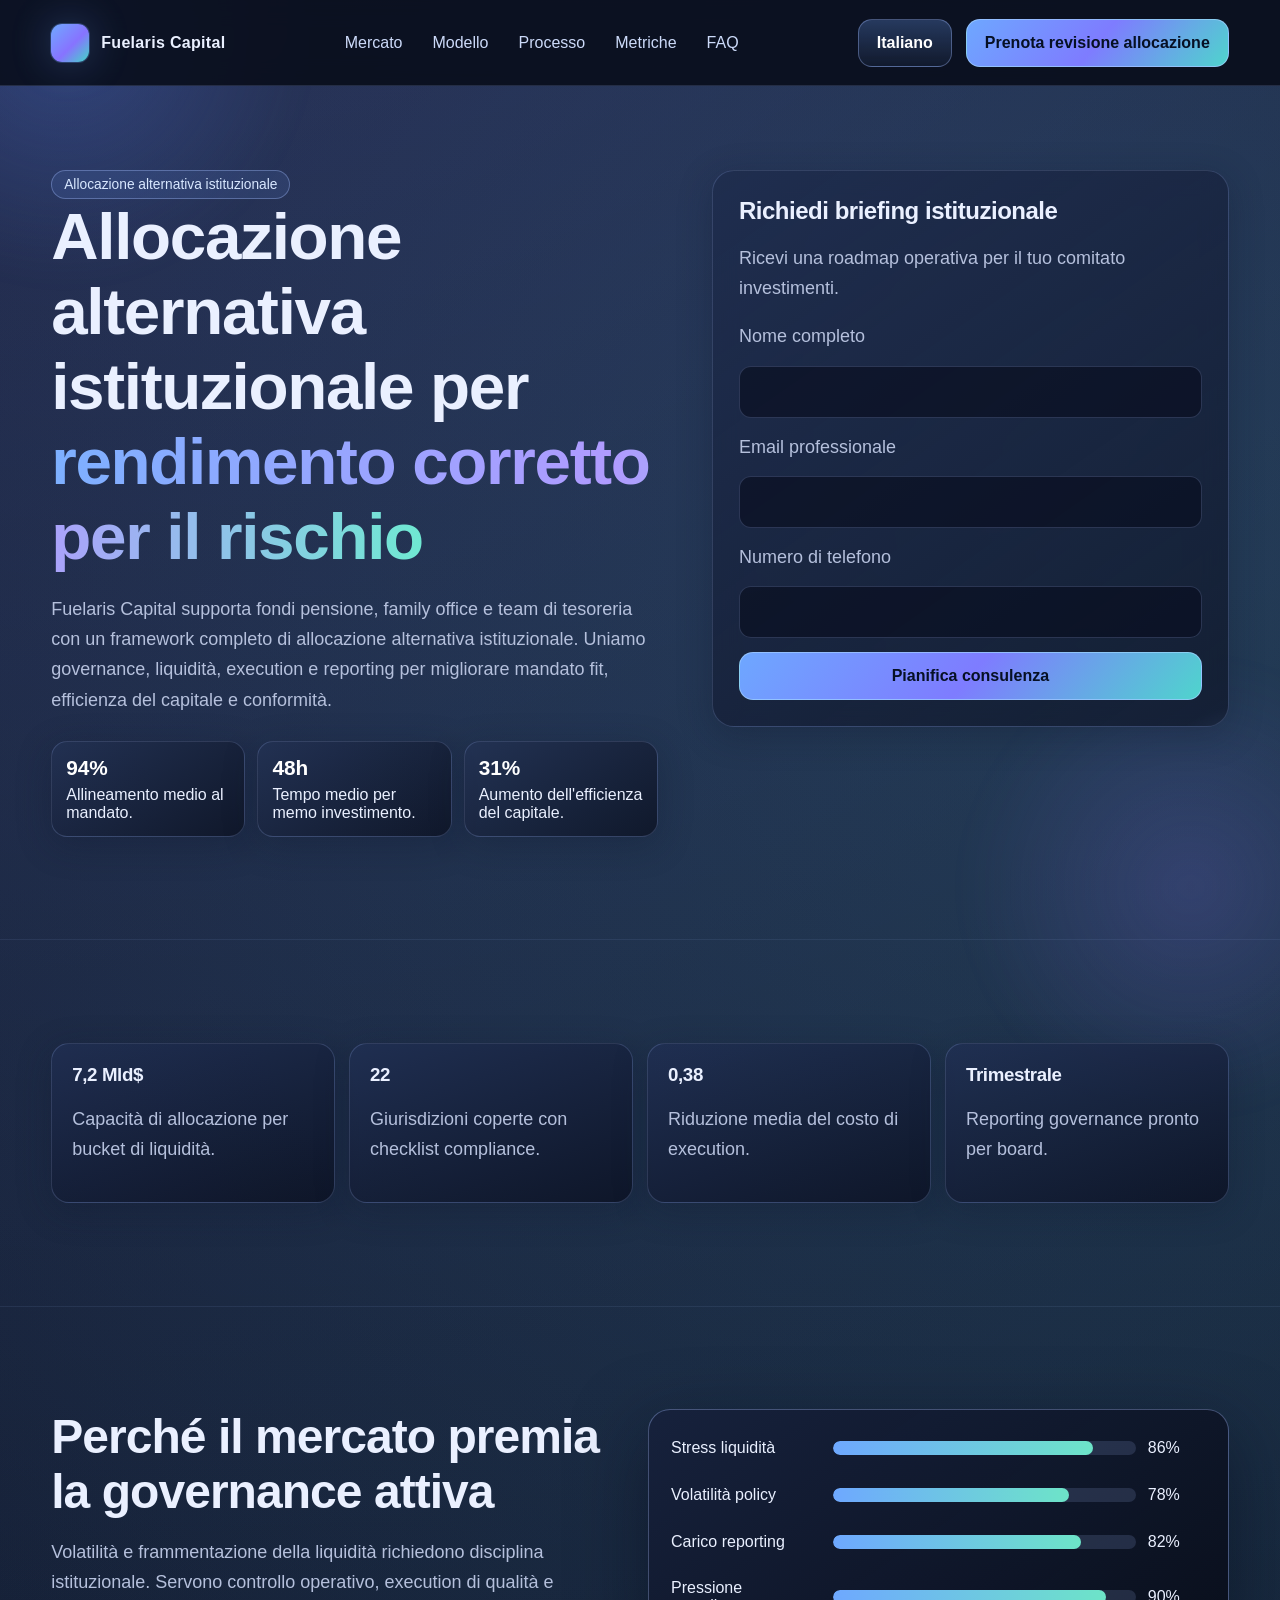
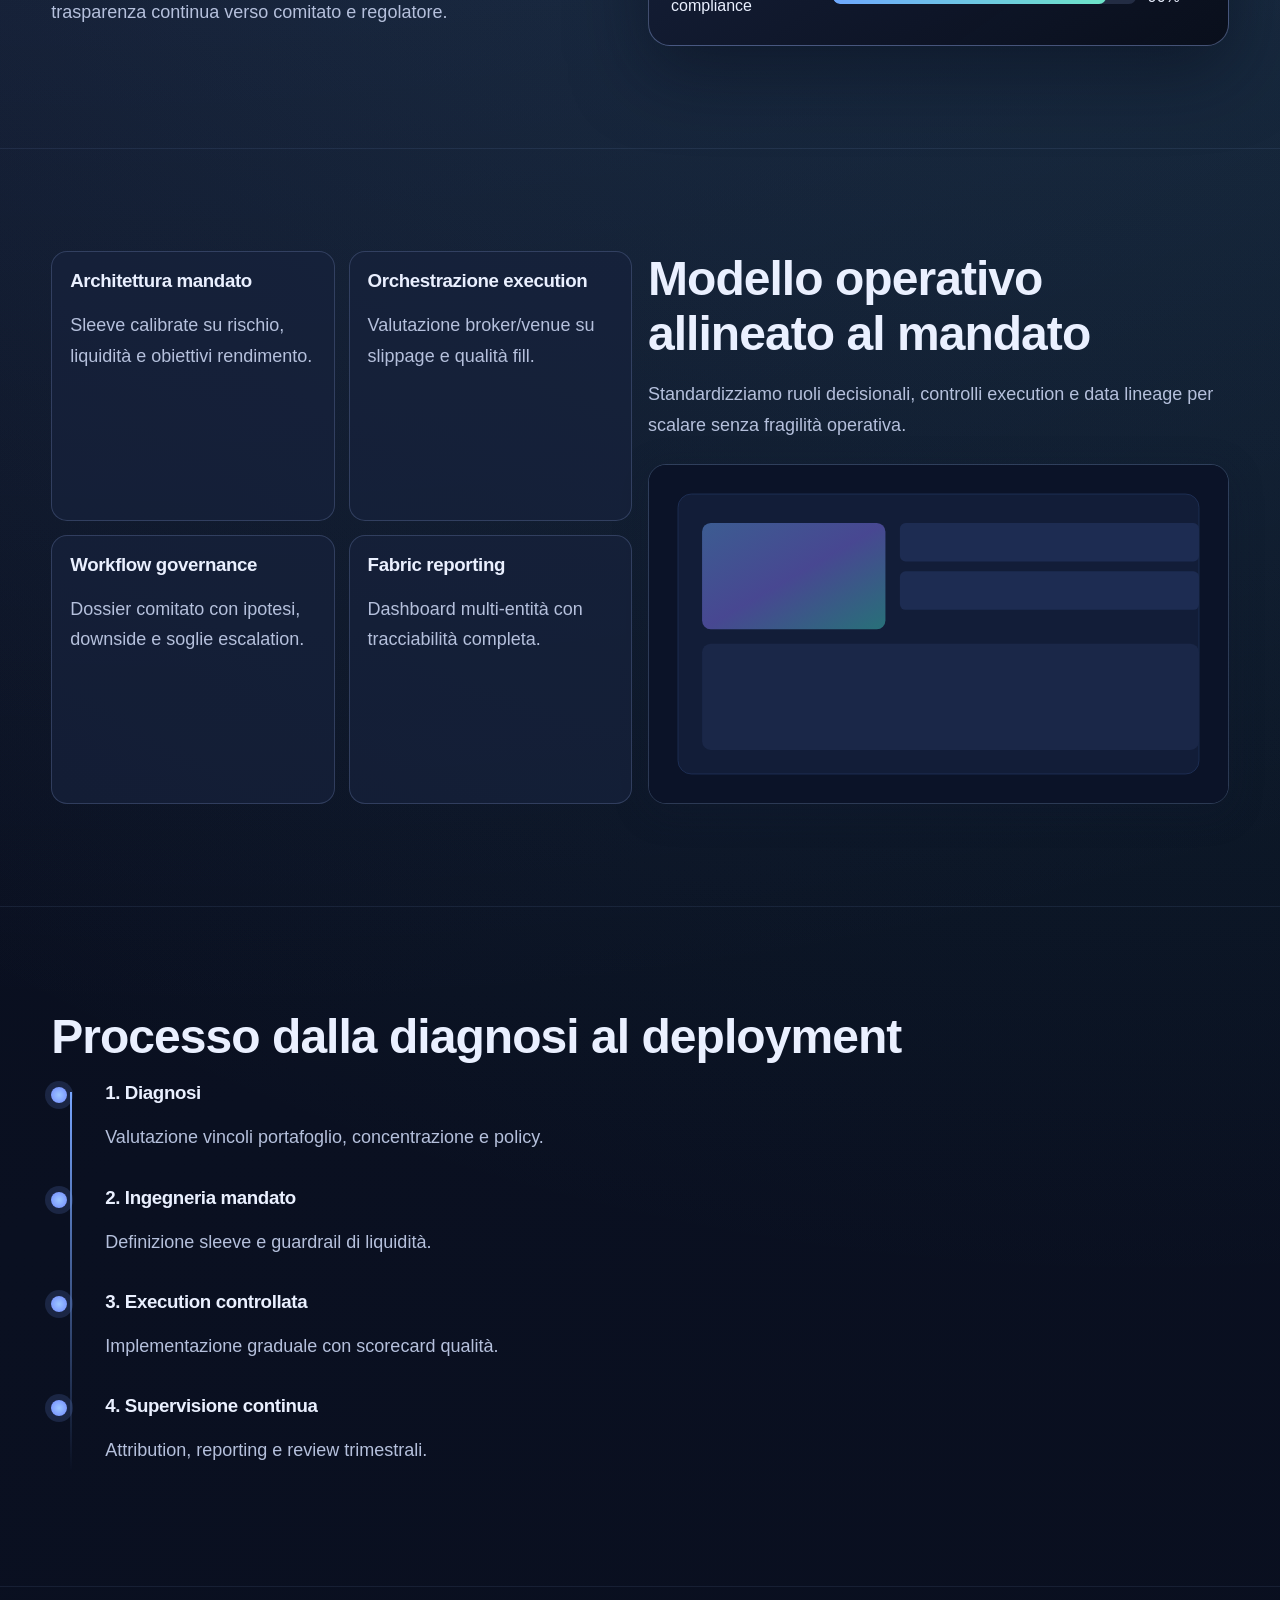
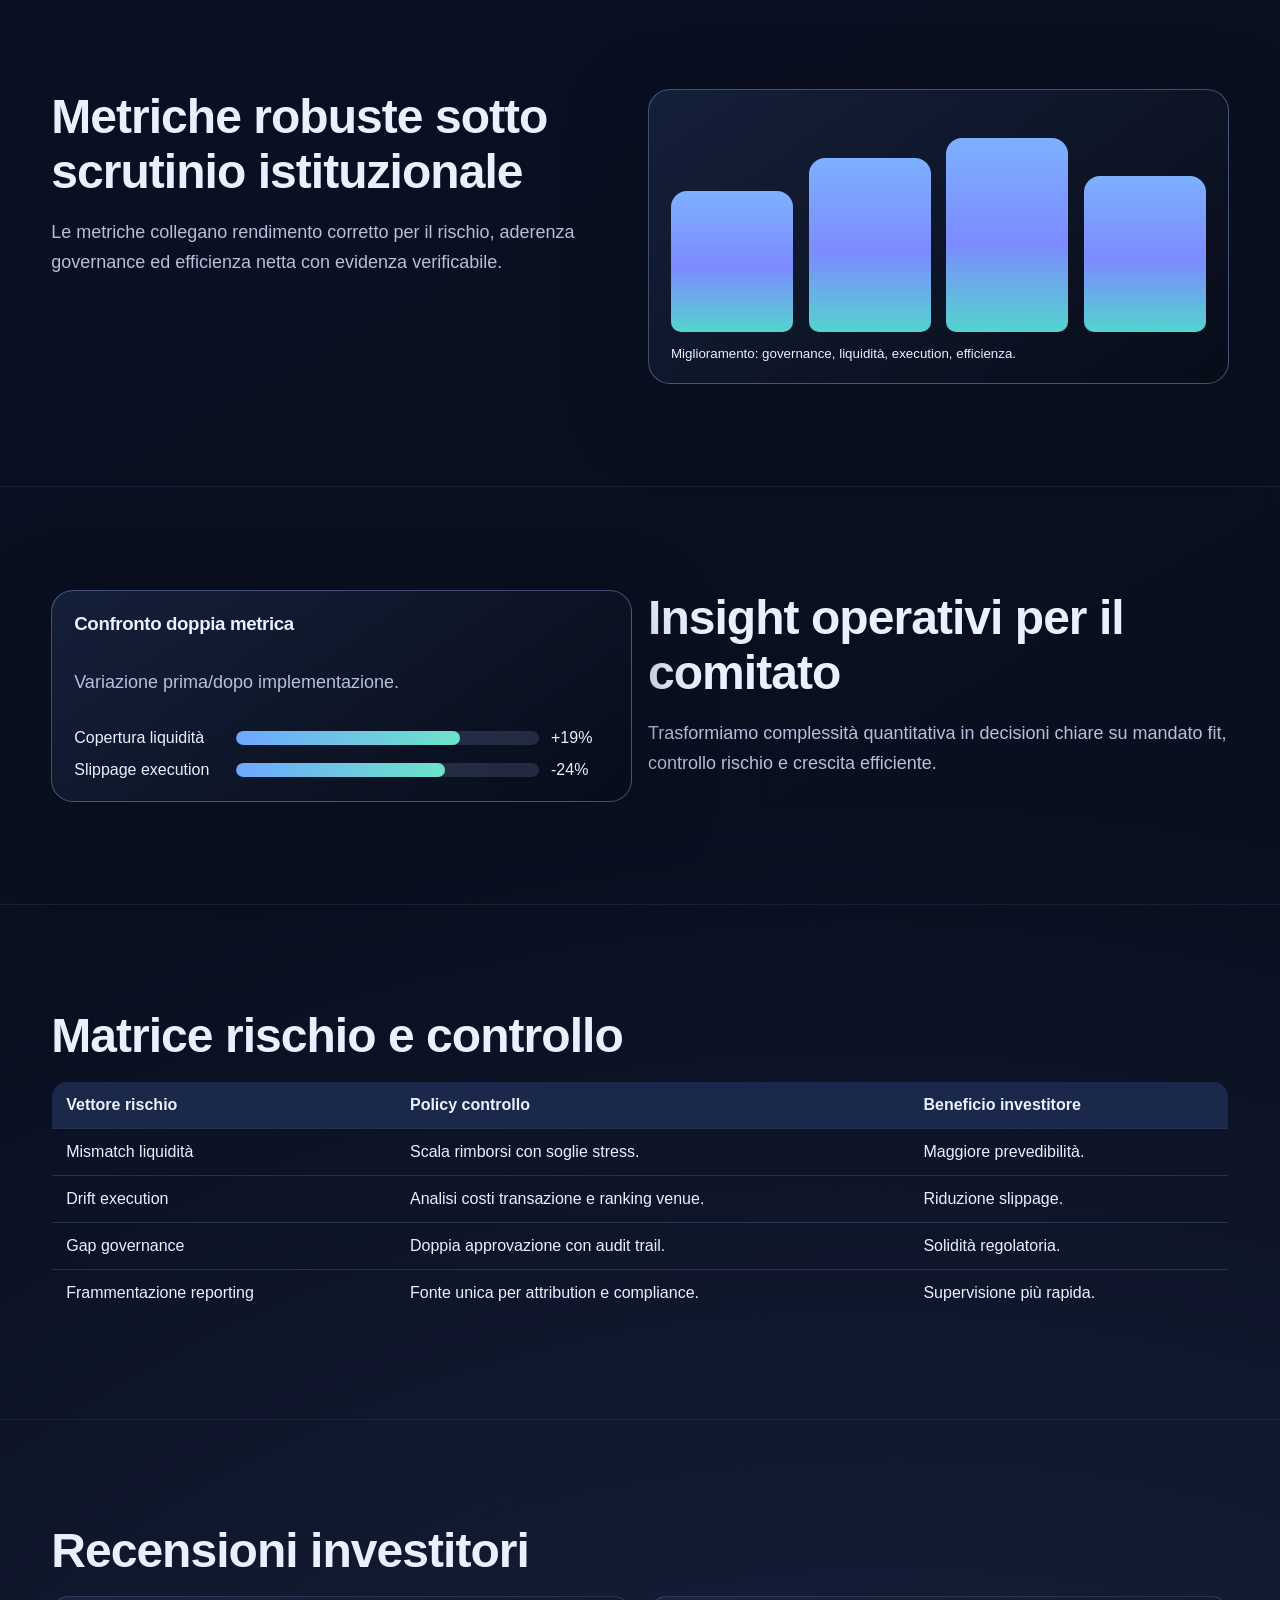
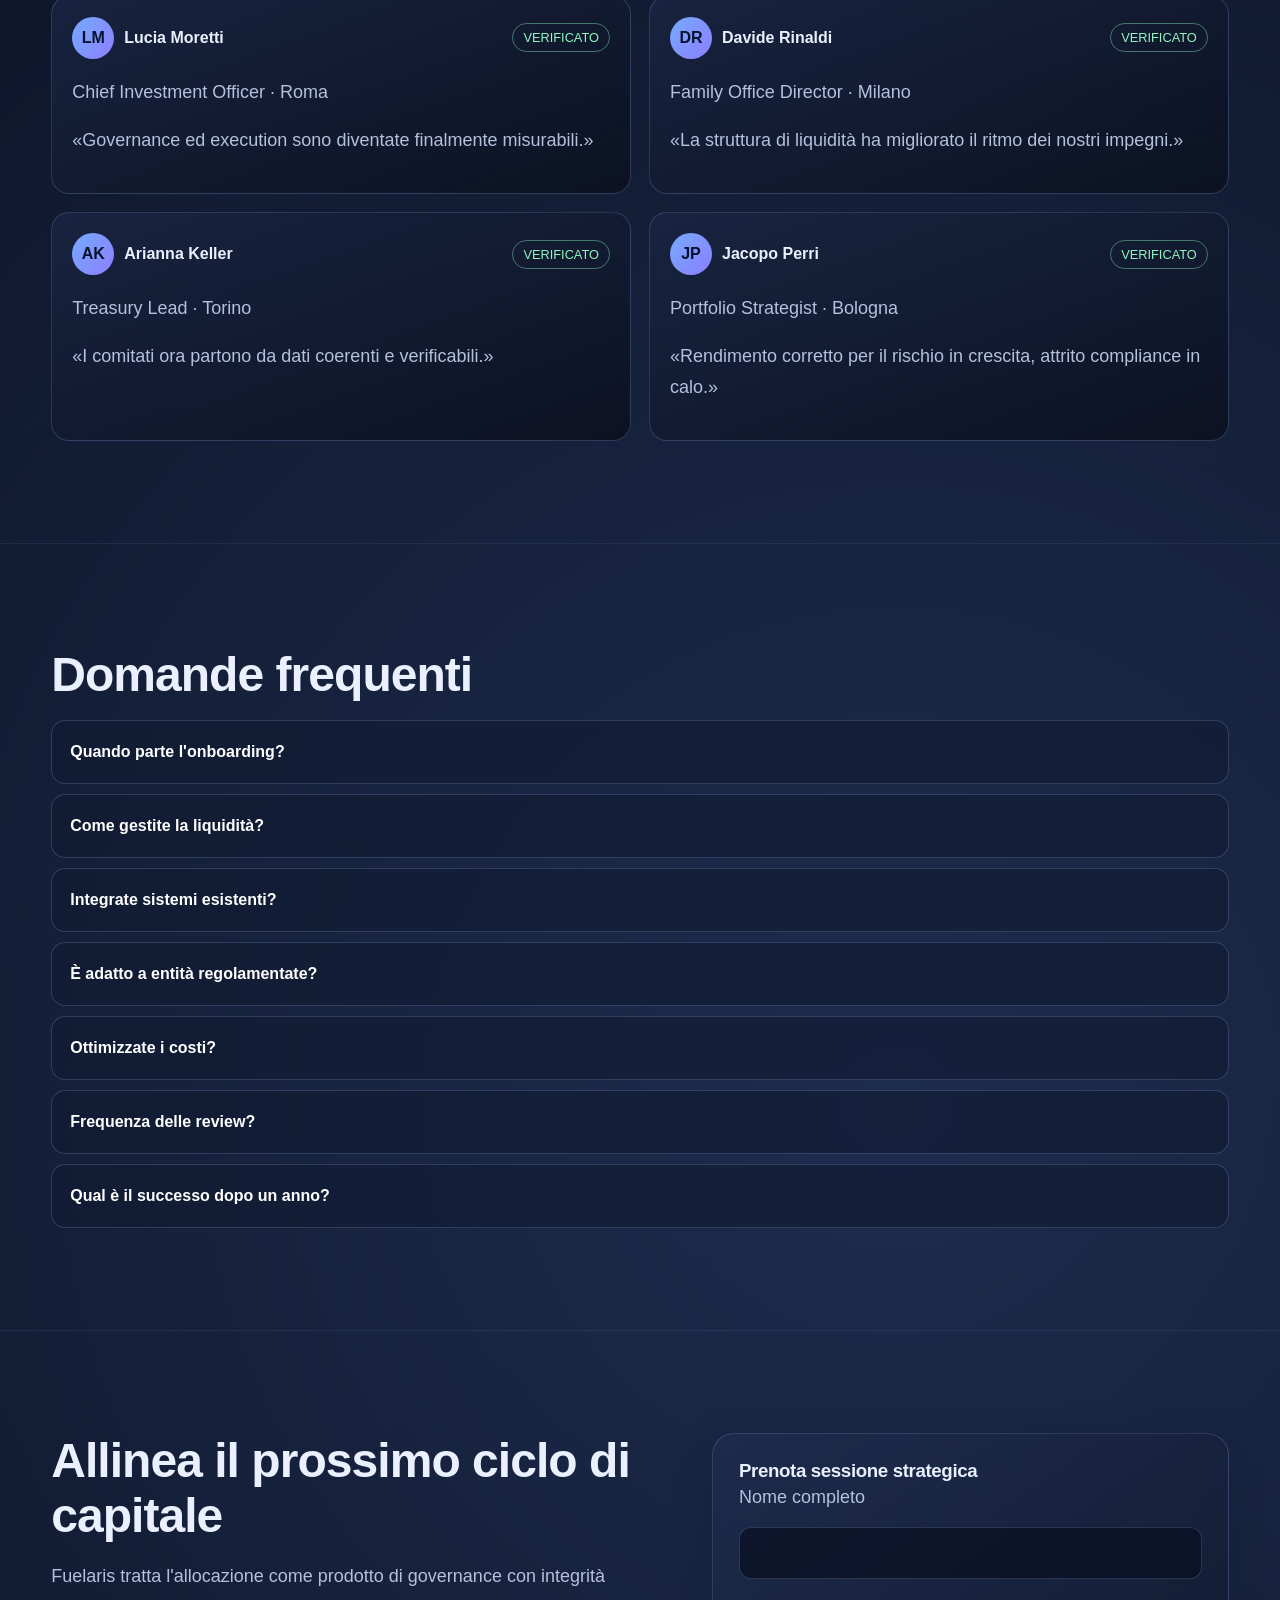
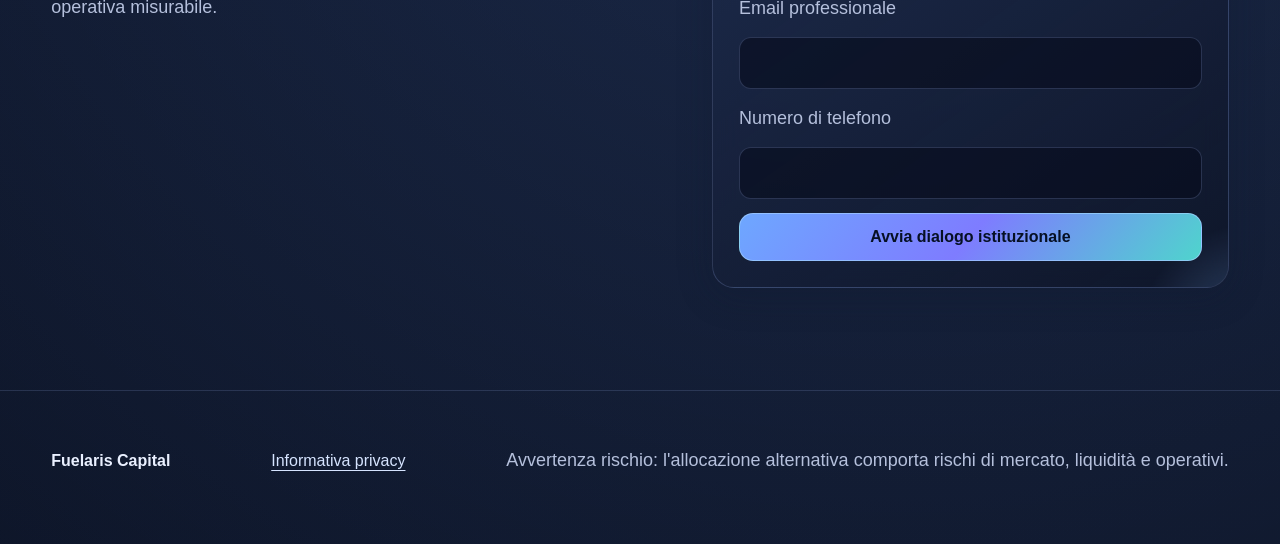
<file: it/index.html>
<!DOCTYPE html>
<html lang="it">
<head>
<meta charset="UTF-8"/>
<meta name="viewport" content="width=device-width, initial-scale=1.0"/>
<title>Fuelaris Capital | Piattaforma istituzionale di allocazione alternativa</title>
<meta name="description" content="Allocazione alternativa istituzionale con governance, controllo della liquidità, compliance e reporting trasparente."/>
<link rel="canonical" href="https://www.fuelariscapital.com/it/index.html"/>
<link rel="alternate" hreflang="en" href="https://www.fuelariscapital.com/index.html"/>
<link rel="alternate" hreflang="de" href="https://www.fuelariscapital.com/de/index.html"/>
<link rel="alternate" hreflang="fr" href="https://www.fuelariscapital.com/fr/index.html"/>
<link rel="alternate" hreflang="es" href="https://www.fuelariscapital.com/es/index.html"/>
<link rel="alternate" hreflang="it" href="https://www.fuelariscapital.com/it/index.html"/>
<meta property="og:title" content="Fuelaris Capital | Piattaforma istituzionale"/>
<meta property="og:description" content="Esperienza premium per investitori professionali."/>
<meta property="og:type" content="website"/>
<meta property="og:url" content="https://www.fuelariscapital.com/it/index.html"/>
<meta property="og:image" content="https://www.fuelariscapital.com/assets/img/og-italian.svg"/>
<meta name="twitter:card" content="summary_large_image"/>
<meta name="twitter:title" content="Fuelaris Capital | Piattaforma istituzionale"/>
<meta name="twitter:description" content="Intelligenza di allocazione per capitale istituzionale."/>
<meta name="twitter:image" content="https://www.fuelariscapital.com/assets/img/og-italian.svg"/>
<link rel="stylesheet" href="../assets/style.css"/>
<script defer src="../assets/app.js">
</script>
</head>
<body>
<header class="site-header">
<div class="header-wrap">
<a class="brand" href="../index.html">
<span class="brand-mark">
</span>Fuelaris Capital</a>
<nav class="main-nav">
<a href="#market">Mercato</a>
<a href="#model">Modello</a>
<a href="#timeline">Processo</a>
<a href="#metrics">Metriche</a>
<a href="#faq">FAQ</a>
</nav>
<div class="header-right">
<details class="lang-menu">
<summary class="lang-trigger">Italiano</summary>
<ul class="lang-list">
<li>
<a href="../index.html">English</a>
</li>
<li>
<a href="../de/index.html">Deutsch</a>
</li>
<li>
<a href="../fr/index.html">Français</a>
</li>
<li>
<a href="../es/index.html">Español</a>
</li>
<li>
<a class="active" href="../it/index.html">Italiano</a>
</li>
</ul>
</details>
<a class="btn btn-primary" href="#lead-final">Prenota revisione allocazione</a>
</div>
<button class="burger" id="burgerButton">☰</button>
</div>
</header>
<div class="drawer-backdrop" id="drawerBackdrop">
</div>
<aside class="drawer" id="mobileDrawer" aria-hidden="true">
<div class="drawer-top">
<strong>Fuelaris Capital</strong>
<button class="drawer-close" id="drawerClose">✕</button>
</div>
<nav class="drawer-nav">
<a href="#market">Mercato</a>
<a href="#model">Modello</a>
<a href="#timeline">Processo</a>
<a href="#metrics">Metriche</a>
<a href="#faq">FAQ</a>
</nav>
<div class="drawer-lang">
<a href="../index.html">English</a>
<a href="../de/index.html">Deutsch</a>
<a href="../fr/index.html">Français</a>
<a href="../es/index.html">Español</a>
<a href="../it/index.html">Italiano</a>
</div>
<a class="btn btn-primary" href="#lead-final">Prenota revisione allocazione</a>
</aside>
<main>
<section class="section hero">
<div class="container hero-grid">
<div>
<span class="badge">Allocazione alternativa istituzionale</span>
<h1>Allocazione alternativa istituzionale per <span class="highlight">rendimento corretto per il rischio</span>
</h1>
<p>Fuelaris Capital supporta fondi pensione, family office e team di tesoreria con un framework completo di allocazione alternativa istituzionale. Uniamo governance, liquidità, execution e reporting per migliorare mandato fit, efficienza del capitale e conformità.</p>
<div class="hero-metrics reveal">
<article class="metric-pill">
<span class="metric-value">94%</span>Allineamento medio al mandato.</article>
<article class="metric-pill">
<span class="metric-value">48h</span>Tempo medio per memo investimento.</article>
<article class="metric-pill">
<span class="metric-value">31%</span>Aumento dell'efficienza del capitale.</article>
</div>
</div>
<div class="glass-panel form-card" id="lead-hero">
<h2>Richiedi briefing istituzionale</h2>
<p>Ricevi una roadmap operativa per il tuo comitato investimenti.</p>
<form class="lead-form">
<label for="name-h">Nome completo</label>
<input id="name-h" type="text" required/>
<label for="email-h">Email professionale</label>
<input id="email-h" type="email" required/>
<label for="phone-h">Numero di telefono</label>
<input id="phone-h" type="tel" required/>
<button class="btn btn-primary" type="submit">Pianifica consulenza</button>
</form>
</div>
</div>
</section>
<section class="section">
<div class="container">
<div class="kpi-strip reveal">
<article class="kpi-card">
<h3>7,2 Mld$</h3>
<p>Capacità di allocazione per bucket di liquidità.</p>
</article>
<article class="kpi-card">
<h3>22</h3>
<p>Giurisdizioni coperte con checklist compliance.</p>
</article>
<article class="kpi-card">
<h3>0,38</h3>
<p>Riduzione media del costo di execution.</p>
</article>
<article class="kpi-card">
<h3>Trimestrale</h3>
<p>Reporting governance pronto per board.</p>
</article>
</div>
</div>
</section>
<section class="section" id="market">
<div class="container grid-2">
<div>
<h2 class="section-title">Perché il mercato premia la governance attiva</h2>
<p>Volatilità e frammentazione della liquidità richiedono disciplina istituzionale. Servono controllo operativo, execution di qualità e trasparenza continua verso comitato e regolatore.</p>
</div>
<div class="bar-chart reveal">
<div class="bar-row">
<span>Stress liquidità</span>
<div class="bar-track">
<div class="bar-fill" style="--target:86%">
</div>
</div>
<span>86%</span>
</div>
<div class="bar-row">
<span>Volatilità policy</span>
<div class="bar-track">
<div class="bar-fill" style="--target:78%">
</div>
</div>
<span>78%</span>
</div>
<div class="bar-row">
<span>Carico reporting</span>
<div class="bar-track">
<div class="bar-fill" style="--target:82%">
</div>
</div>
<span>82%</span>
</div>
<div class="bar-row">
<span>Pressione compliance</span>
<div class="bar-track">
<div class="bar-fill" style="--target:90%">
</div>
</div>
<span>90%</span>
</div>
</div>
</div>
</section>
<section class="section" id="model">
<div class="container grid-2">
<div class="dashboard-grid reveal">
<article class="dash-card">
<h3>Architettura mandato</h3>
<p>Sleeve calibrate su rischio, liquidità e obiettivi rendimento.</p>
</article>
<article class="dash-card">
<h3>Orchestrazione execution</h3>
<p>Valutazione broker/venue su slippage e qualità fill.</p>
</article>
<article class="dash-card">
<h3>Workflow governance</h3>
<p>Dossier comitato con ipotesi, downside e soglie escalation.</p>
</article>
<article class="dash-card">
<h3>Fabric reporting</h3>
<p>Dashboard multi-entità con tracciabilità completa.</p>
</article>
</div>
<div>
<h2 class="section-title">Modello operativo allineato al mandato</h2>
<p>Standardizziamo ruoli decisionali, controlli execution e data lineage per scalare senza fragilità operativa.</p>
<div class="image-panel mt-24">
<img loading="lazy" src="../assets/img/dashboard-en.svg" alt="Dashboard analitica"/>
</div>
</div>
</div>
</section>
<section class="section" id="timeline">
<div class="container">
<h2 class="section-title">Processo dalla diagnosi al deployment</h2>
<div class="timeline reveal">
<article class="t-item">
<span class="t-dot">
</span>
<div>
<h3>1. Diagnosi</h3>
<p>Valutazione vincoli portafoglio, concentrazione e policy.</p>
</div>
</article>
<article class="t-item">
<span class="t-dot">
</span>
<div>
<h3>2. Ingegneria mandato</h3>
<p>Definizione sleeve e guardrail di liquidità.</p>
</div>
</article>
<article class="t-item">
<span class="t-dot">
</span>
<div>
<h3>3. Execution controllata</h3>
<p>Implementazione graduale con scorecard qualità.</p>
</div>
</article>
<article class="t-item">
<span class="t-dot">
</span>
<div>
<h3>4. Supervisione continua</h3>
<p>Attribution, reporting e review trimestrali.</p>
</div>
</article>
</div>
</div>
</section>
<section class="section" id="metrics">
<div class="container grid-2">
<div>
<h2 class="section-title">Metriche robuste sotto scrutinio istituzionale</h2>
<p>Le metriche collegano rendimento corretto per il rischio, aderenza governance ed efficienza netta con evidenza verificabile.</p>
</div>
<div class="vertical-chart reveal">
<div class="vertical-grid">
<div class="v-bar" style="--h:64%">
</div>
<div class="v-bar" style="--h:79%">
</div>
<div class="v-bar" style="--h:88%">
</div>
<div class="v-bar" style="--h:71%">
</div>
</div>
<small>Miglioramento: governance, liquidità, execution, efficienza.</small>
</div>
</div>
</section>
<section class="section" id="insights">
<div class="container grid-2">
<div class="dual-chart reveal">
<h3>Confronto doppia metrica</h3>
<p>Variazione prima/dopo implementazione.</p>
<div class="bar-row">
<span>Copertura liquidità</span>
<div class="bar-track">
<div class="bar-fill" style="--target:74%">
</div>
</div>
<span>+19%</span>
</div>
<div class="bar-row">
<span>Slippage execution</span>
<div class="bar-track">
<div class="bar-fill" style="--target:69%">
</div>
</div>
<span>-24%</span>
</div>
</div>
<div>
<h2 class="section-title">Insight operativi per il comitato</h2>
<p>Trasformiamo complessità quantitativa in decisioni chiare su mandato fit, controllo rischio e crescita efficiente.</p>
</div>
</div>
</section>
<section class="section" id="risk">
<div class="container">
<h2 class="section-title">Matrice rischio e controllo</h2>
<table class="risk-table reveal">
<thead>
<tr>
<th>Vettore rischio</th>
<th>Policy controllo</th>
<th>Beneficio investitore</th>
</tr>
</thead>
<tbody>
<tr>
<td>Mismatch liquidità</td>
<td>Scala rimborsi con soglie stress.</td>
<td>Maggiore prevedibilità.</td>
</tr>
<tr>
<td>Drift execution</td>
<td>Analisi costi transazione e ranking venue.</td>
<td>Riduzione slippage.</td>
</tr>
<tr>
<td>Gap governance</td>
<td>Doppia approvazione con audit trail.</td>
<td>Solidità regolatoria.</td>
</tr>
<tr>
<td>Frammentazione reporting</td>
<td>Fonte unica per attribution e compliance.</td>
<td>Supervisione più rapida.</td>
</tr>
</tbody>
</table>
</div>
</section>
<section class="section" id="reviews">
<div class="container">
<h2 class="section-title">Recensioni investitori</h2>
<div class="review-grid">
<article class="review-card">
<div class="review-head">
<div class="review-identity">
<span class="avatar">LM</span>
<strong>Lucia Moretti</strong>
</div>
<span class="verified">VERIFICATO</span>
</div>
<p>Chief Investment Officer · Roma</p>
<p>«Governance ed execution sono diventate finalmente misurabili.»</p>
</article>
<article class="review-card">
<div class="review-head">
<div class="review-identity">
<span class="avatar">DR</span>
<strong>Davide Rinaldi</strong>
</div>
<span class="verified">VERIFICATO</span>
</div>
<p>Family Office Director · Milano</p>
<p>«La struttura di liquidità ha migliorato il ritmo dei nostri impegni.»</p>
</article>
<article class="review-card">
<div class="review-head">
<div class="review-identity">
<span class="avatar">AK</span>
<strong>Arianna Keller</strong>
</div>
<span class="verified">VERIFICATO</span>
</div>
<p>Treasury Lead · Torino</p>
<p>«I comitati ora partono da dati coerenti e verificabili.»</p>
</article>
<article class="review-card">
<div class="review-head">
<div class="review-identity">
<span class="avatar">JP</span>
<strong>Jacopo Perri</strong>
</div>
<span class="verified">VERIFICATO</span>
</div>
<p>Portfolio Strategist · Bologna</p>
<p>«Rendimento corretto per il rischio in crescita, attrito compliance in calo.»</p>
</article>
</div>
</div>
</section>
<section class="section" id="faq">
<div class="container">
<h2 class="section-title">Domande frequenti</h2>
<div class="faq-list">
<article class="faq-item">
<button class="faq-q" aria-expanded="false">Quando parte l'onboarding?</button>
<div class="faq-answer">La diagnosi parte entro cinque giorni lavorativi e il design mandato in tre-quattro settimane.</div>
</article>
<article class="faq-item">
<button class="faq-q" aria-expanded="false">Come gestite la liquidità?</button>
<div class="faq-answer">Ogni sleeve è collegata a bucket liquidità e finestre di stress.</div>
</article>
<article class="faq-item">
<button class="faq-q" aria-expanded="false">Integrate sistemi esistenti?</button>
<div class="faq-answer">Sì, con feed standard per custodia, tesoreria e board reporting.</div>
</article>
<article class="faq-item">
<button class="faq-q" aria-expanded="false">È adatto a entità regolamentate?</button>
<div class="faq-answer">Sì, con controlli audit-ready e logica compliance strutturata.</div>
</article>
<article class="faq-item">
<button class="faq-q" aria-expanded="false">Ottimizzate i costi?</button>
<div class="faq-answer">Monitoriamo slippage, fee drag e qualità execution per migliorare il netto.</div>
</article>
<article class="faq-item">
<button class="faq-q" aria-expanded="false">Frequenza delle review?</button>
<div class="faq-answer">Review trimestrali e escalation ad hoc in caso di soglie superate.</div>
</article>
<article class="faq-item">
<button class="faq-q" aria-expanded="false">Qual è il successo dopo un anno?</button>
<div class="faq-answer">Maggiore aderenza mandato, resilienza liquidità e decisioni più rapide.</div>
</article>
</div>
</div>
</section>
<section class="section" id="lead-final">
<div class="container hero-grid">
<div>
<h2 class="section-title">Allinea il prossimo ciclo di capitale</h2>
<p>Fuelaris tratta l'allocazione come prodotto di governance con integrità operativa misurabile.</p>
</div>
<div class="glass-panel form-card">
<h3>Prenota sessione strategica</h3>
<form class="lead-form">
<label for="name-f">Nome completo</label>
<input id="name-f" type="text" required/>
<label for="email-f">Email professionale</label>
<input id="email-f" type="email" required/>
<label for="phone-f">Numero di telefono</label>
<input id="phone-f" type="tel" required/>
<button class="btn btn-primary" type="submit">Avvia dialogo istituzionale</button>
</form>
</div>
</div>
</section>
</main>
<footer class="site-footer">
<div class="container footer-row">
<strong>Fuelaris Capital</strong>
<a class="footer-link" href="#" data-open-privacy>Informativa privacy</a>
<p class="footer-note">Avvertenza rischio: l'allocazione alternativa comporta rischi di mercato, liquidità e operativi.</p>
</div>
</footer>
<div class="modal" id="privacyModal" aria-hidden="true" role="dialog">
<div class="modal-box">
<div class="modal-header">
<h2 id="privacyTitle">Informativa privacy</h2>
<button class="modal-close" data-close-privacy>✕</button>
</div>
<div class="modal-content">
<h3>Introduzione</h3>
<p>Fuelaris Capital tutela i dati personali e professionali raccolti tramite questo sito.</p>
<h3>Raccolta dati</h3>
<p>Raccogliamo nome completo, email professionale, numero di telefono e dati tecnici essenziali.</p>
<h3>Base giuridica</h3>
<p>Interesse legittimo, necessità contrattuale e obblighi di legge applicabili.</p>
<h3>Cookie</h3>
<p>Utilizziamo cookie essenziali e di performance per sicurezza e miglioramento continuo.</p>
<h3>Conservazione</h3>
<p>I dati sono conservati solo per il tempo necessario a valutazione mandato e compliance.</p>
<h3>Condivisione con terze parti</h3>
<p>Condivisione limitata a fornitori qualificati per analisi, comunicazione e monitoraggio compliance.</p>
<h3>Sicurezza</h3>
<p>Crittografia, controlli accesso, logging attività e revisioni periodiche.</p>
<h3>Diritti utente</h3>
<p>Puoi richiedere accesso, rettifica, cancellazione, limitazione o portabilità nei limiti di legge.</p>
<h3>Trasferimenti internazionali</h3>
<p>Adottiamo meccanismi riconosciuti e protezioni contrattuali.</p>
<h3>Disclosure rischio di settore</h3>
<p>Le comunicazioni di investimento possono contenere ipotesi prospettiche non garantite.</p>
<h3>Contatti</h3>
<p>Richieste privacy: privacy@fuelariscapital.com.</p>
</div>
<div class="modal-footer">
<button class="modal-footer-btn" data-close-privacy>Chiudi</button>
</div>
</div>
</div>
<script type="application/ld+json">{"@context":"https://schema.org","@graph":[{"@type":"Organization","name":"Fuelaris Capital","url":"https://www.fuelariscapital.com"},{"@type":"WebSite","name":"Fuelaris Capital","url":"https://www.fuelariscapital.com/it/index.html","inLanguage":"it"},{"@type":"FAQPage","mainEntity":[{"@type":"Question","name":"Quando parte l'onboarding?","acceptedAnswer":{"@type":"Answer","text":"La diagnosi parte entro cinque giorni lavorativi."}}]},{"@type":"Review","author":{"@type":"Person","name":"Lucia Moretti"},"reviewBody":"Governance ed execution migliorate.","reviewRating":{"@type":"Rating","ratingValue":"5"}}]}</script>
</body>
</html>
</file>
<file: assets/style.css>
/* =========================================================
   Fuelaris Capital - Premium Institutional Landing System
   ========================================================= */

:root {
  --bg: #070b16;
  --bg-soft: #0d1324;
  --bg-card: rgba(18, 26, 46, 0.72);
  --bg-card-strong: #101a31;
  --text: #eaf0ff;
  --text-muted: #b5c0dc;
  --text-dim: #8f9abb;
  --line: rgba(163, 189, 255, 0.2);
  --line-strong: rgba(163, 189, 255, 0.36);
  --accent: #63a4ff;
  --accent-2: #9f7bff;
  --accent-3: #42d6c7;
  --danger: #ff8ca1;
  --success: #8ff7bf;
  --warning: #ffd28f;
  --radius-xs: 10px;
  --radius-sm: 16px;
  --radius-md: 22px;
  --radius-lg: 30px;
  --shadow-1: 0 8px 34px rgba(17, 25, 47, 0.32);
  --shadow-2: 0 24px 72px rgba(8, 13, 29, 0.52);
  --shadow-glow: 0 0 0 1px rgba(111, 165, 255, 0.26), 0 0 40px rgba(109, 158, 255, 0.3);
  --btn-height: 48px;
  --container: min(1240px, 92vw);
  --section-gap: clamp(84px, 10vw, 130px);
  --header-height: 86px;
}

* {
  box-sizing: border-box;
}

html {
  scroll-behavior: smooth;
}

body {
  margin: 0;
  font-family: "Inter", "Segoe UI", Roboto, Helvetica, Arial, sans-serif;
  color: var(--text);
  background:
    radial-gradient(circle at 18% -10%, rgba(131, 113, 255, 0.28), transparent 43%),
    radial-gradient(circle at 89% 8%, rgba(68, 205, 193, 0.2), transparent 36%),
    radial-gradient(circle at 70% 85%, rgba(103, 155, 255, 0.22), transparent 32%),
    linear-gradient(150deg, #060a14 0%, #0a1021 37%, #080d1b 100%);
  min-height: 100vh;
  overflow-x: hidden;
}

body.drawer-open,
body.modal-open {
  overflow: hidden;
}

main {
  position: relative;
  isolation: isolate;
}

main::before,
main::after {
  content: "";
  position: fixed;
  width: 42vw;
  height: 42vw;
  pointer-events: none;
  z-index: -2;
  filter: blur(14px);
}

main::before {
  top: -18vw;
  left: -16vw;
  background: radial-gradient(circle, rgba(90, 138, 255, 0.24), transparent 64%);
}

main::after {
  bottom: -20vw;
  right: -14vw;
  background: radial-gradient(circle, rgba(143, 119, 255, 0.18), transparent 60%);
}

.container {
  width: var(--container);
  margin: 0 auto;
}

p,
li,
label,
.faq-answer,
.modal-content,
.footer-note {
  font-size: 18px;
  line-height: 1.68;
  color: var(--text-muted);
}

h1,
h2,
h3,
h4 {
  margin: 0;
  color: var(--text);
  letter-spacing: -0.02em;
}

a {
  color: inherit;
  text-decoration: none;
}

.section {
  padding: clamp(66px, 8vw, 106px) 0;
  position: relative;
}

.section + .section {
  border-top: 1px solid rgba(151, 174, 231, 0.1);
}

.section-title {
  font-size: clamp(2rem, 4.4vw, 3rem);
  margin-bottom: 18px;
}

.section-lead {
  max-width: 68ch;
  margin-bottom: 36px;
}

.glass-panel {
  background: linear-gradient(145deg, rgba(30, 44, 77, 0.84), rgba(12, 18, 35, 0.66));
  border: 1px solid var(--line);
  border-radius: var(--radius-md);
  box-shadow: var(--shadow-1);
  backdrop-filter: blur(12px);
}

/* =========================================================
   Header + Navigation
   ========================================================= */
.site-header {
  position: sticky;
  top: 0;
  z-index: 1000;
  height: var(--header-height);
  border-bottom: 1px solid rgba(151, 174, 231, 0.18);
  background: rgba(8, 13, 26, 0.88);
  backdrop-filter: blur(12px);
}

.header-wrap {
  width: var(--container);
  height: 100%;
  margin: 0 auto;
  display: flex;
  justify-content: space-between;
  align-items: center;
  gap: 24px;
}

.brand {
  display: inline-flex;
  align-items: center;
  gap: 12px;
  font-weight: 700;
  letter-spacing: 0.02em;
}

.brand-mark {
  width: 38px;
  height: 38px;
  border-radius: 11px;
  background: linear-gradient(135deg, #6fa9ff, #8773ff 56%, #42d6c7);
  box-shadow: var(--shadow-glow);
}

.main-nav {
  display: flex;
  align-items: center;
  gap: 30px;
}

.main-nav a {
  font-weight: 500;
  color: #ccdaf9;
  transition: color 0.2s ease;
}

.main-nav a:hover,
.main-nav a:focus-visible {
  color: #ffffff;
}

.header-right {
  display: flex;
  align-items: center;
  gap: 14px;
}

.btn,
.lang-trigger {
  min-height: var(--btn-height);
  padding: 0 18px;
  border-radius: 14px;
  border: 1px solid var(--line-strong);
  color: #fff;
  background: linear-gradient(180deg, rgba(109, 161, 255, 0.28), rgba(109, 161, 255, 0.06));
  font-size: 16px;
  font-weight: 600;
  display: inline-flex;
  align-items: center;
  justify-content: center;
  cursor: pointer;
  transition: transform 0.2s ease, box-shadow 0.2s ease;
}

.btn:hover,
.lang-trigger:hover,
.btn:focus-visible,
.lang-trigger:focus-visible {
  transform: translateY(-1px);
  box-shadow: var(--shadow-glow);
}

.btn-primary {
  background: linear-gradient(130deg, #6ea7ff, #7e7cff 50%, #4fd4cd);
  border-color: rgba(162, 208, 255, 0.7);
  color: #061024;
}

.lang-menu {
  position: relative;
}

.lang-list {
  list-style: none;
  margin: 10px 0 0;
  padding: 10px;
  position: absolute;
  right: 0;
  width: 220px;
  background: #0d1730;
  border: 1px solid var(--line-strong);
  border-radius: var(--radius-sm);
  box-shadow: var(--shadow-2);
  display: none;
}

.lang-menu[open] .lang-list {
  display: grid;
  gap: 6px;
}

.lang-list a {
  border-radius: 11px;
  padding: 10px 12px;
  color: var(--text-muted);
}

.lang-list a:hover,
.lang-list a:focus-visible,
.lang-list .active {
  background: rgba(106, 154, 255, 0.14);
  color: #fff;
}

.burger {
  display: none;
  min-height: var(--btn-height);
  min-width: 52px;
  border-radius: 14px;
  border: 1px solid var(--line-strong);
  background: rgba(106, 154, 255, 0.12);
  color: #fff;
  font-size: 23px;
}

/* =========================================================
   Drawer
   ========================================================= */
.drawer-backdrop {
  position: fixed;
  inset: 0;
  background: rgba(4, 7, 15, 0.7);
  opacity: 0;
  pointer-events: none;
  transition: opacity 0.3s ease;
  z-index: 1200;
}

.drawer {
  position: fixed;
  top: 0;
  right: 0;
  width: min(90vw, 390px);
  height: 100vh;
  background: linear-gradient(165deg, #0f1933 0%, #0a1022 100%);
  border-left: 1px solid var(--line-strong);
  transform: translateX(101%);
  transition: transform 0.33s ease;
  z-index: 1300;
  display: flex;
  flex-direction: column;
  padding: 24px;
}

.drawer.open {
  transform: translateX(0);
}

.drawer-backdrop.open {
  opacity: 1;
  pointer-events: auto;
}

.drawer-top {
  display: flex;
  justify-content: space-between;
  align-items: center;
  margin-bottom: 20px;
}

.drawer-close {
  min-height: var(--btn-height);
  min-width: 52px;
  border-radius: 12px;
  border: 1px solid var(--line-strong);
  background: rgba(130, 156, 223, 0.12);
  color: #fff;
  font-size: 24px;
}

.drawer-nav {
  display: grid;
  gap: 10px;
  margin-bottom: 24px;
}

.drawer-nav a,
.drawer-lang a {
  padding: 12px 14px;
  border: 1px solid rgba(160, 187, 255, 0.17);
  border-radius: 12px;
  background: rgba(26, 37, 68, 0.55);
}

.drawer-lang {
  display: grid;
  gap: 8px;
  margin-bottom: 22px;
}

/* =========================================================
   Hero + Forms
   ========================================================= */
.hero {
  padding-top: clamp(52px, 7vw, 84px);
}

.hero-grid {
  display: grid;
  grid-template-columns: 1.08fr 0.92fr;
  gap: clamp(26px, 5vw, 54px);
  align-items: start;
}

.hero h1 {
  font-size: clamp(2.3rem, 6.4vw, 4.1rem);
  margin-bottom: 20px;
}

.highlight {
  background: linear-gradient(90deg, #7db0ff, #b09bff 58%, #6fe9d2);
  -webkit-background-clip: text;
  background-clip: text;
  color: transparent;
}

.hero-metrics {
  display: grid;
  gap: 12px;
  grid-template-columns: repeat(3, minmax(0, 1fr));
  margin-top: 26px;
}

.metric-pill {
  padding: 14px;
  border-radius: var(--radius-sm);
  background: linear-gradient(145deg, rgba(35, 50, 84, 0.8), rgba(12, 18, 34, 0.8));
  border: 1px solid var(--line);
  box-shadow: var(--shadow-1);
}

.metric-value {
  display: block;
  color: #fff;
  font-size: 1.3rem;
  font-weight: 700;
  margin-bottom: 6px;
}

.form-card {
  padding: 26px;
  position: relative;
  overflow: hidden;
}

.form-card::after {
  content: "";
  position: absolute;
  inset: auto -30% -40% auto;
  width: 260px;
  height: 260px;
  background: radial-gradient(circle, rgba(126, 182, 255, 0.32), transparent 62%);
}

.lead-form {
  display: grid;
  gap: 14px;
  position: relative;
  z-index: 1;
}

.lead-form input {
  width: 100%;
  min-height: 52px;
  border-radius: 12px;
  border: 1px solid var(--line);
  background: rgba(8, 14, 31, 0.64);
  color: #fff;
  padding: 0 14px;
}

.lead-form input:focus-visible {
  outline: 2px solid rgba(122, 173, 255, 0.6);
  outline-offset: 1px;
}

/* =========================================================
   Visual systems
   ========================================================= */
.kpi-strip {
  display: grid;
  grid-template-columns: repeat(4, minmax(0, 1fr));
  gap: 14px;
}

.kpi-card {
  padding: 20px;
  border-radius: 18px;
  border: 1px solid var(--line);
  background: linear-gradient(160deg, rgba(32, 47, 83, 0.82), rgba(11, 17, 34, 0.82));
  box-shadow: var(--shadow-1);
}

.bar-chart,
.vertical-chart,
.dual-chart {
  display: grid;
  gap: 14px;
  padding: 22px;
  border-radius: var(--radius-md);
  border: 1px solid var(--line-strong);
  background: linear-gradient(145deg, rgba(22, 33, 60, 0.92), rgba(8, 12, 24, 0.9));
  box-shadow: var(--shadow-2);
}

.bar-row {
  display: grid;
  grid-template-columns: 150px 1fr 58px;
  gap: 12px;
  align-items: center;
}

.bar-track {
  height: 14px;
  border-radius: 99px;
  background: rgba(131, 152, 206, 0.2);
  overflow: hidden;
}

.bar-fill {
  height: 100%;
  width: var(--target, 0%);
  background: linear-gradient(90deg, #6ea8ff, #6de4c8);
  border-radius: 99px;
  transform-origin: left;
  transform: scaleX(0);
}

.reveal.in-view .bar-fill {
  animation: growX 1.1s ease forwards;
}

.vertical-grid {
  display: grid;
  grid-template-columns: repeat(4, 1fr);
  gap: 16px;
  align-items: end;
  min-height: 220px;
}

.v-bar {
  border-radius: 16px 16px 10px 10px;
  min-height: 50px;
  height: var(--h, 60%);
  background: linear-gradient(180deg, #7db0ff, #7d8bff 54%, #53d4ce);
  transform: scaleY(0);
  transform-origin: bottom;
}

.reveal.in-view .v-bar {
  animation: growY 1s ease forwards;
}

.timeline {
  display: grid;
  gap: 16px;
  position: relative;
}

.timeline::before {
  content: "";
  position: absolute;
  left: 19px;
  top: 10px;
  bottom: 10px;
  width: 2px;
  background: linear-gradient(#78a6ff, rgba(120, 166, 255, 0));
}

.t-item {
  display: grid;
  grid-template-columns: 40px 1fr;
  gap: 14px;
  align-items: start;
}

.t-dot {
  margin-top: 5px;
  width: 16px;
  height: 16px;
  border-radius: 50%;
  background: radial-gradient(circle, #9dc6ff, #7189ff);
  box-shadow: 0 0 0 6px rgba(116, 154, 255, 0.16);
}

.dashboard-grid {
  display: grid;
  grid-template-columns: repeat(2, minmax(0, 1fr));
  gap: 14px;
}

.dash-card {
  padding: 18px;
  border-radius: 16px;
  border: 1px solid var(--line);
  background: rgba(23, 34, 60, 0.72);
}

.risk-table {
  width: 100%;
  border-collapse: collapse;
  border-radius: 16px;
  overflow: hidden;
  border: 1px solid var(--line-strong);
}

.risk-table th,
.risk-table td {
  padding: 14px;
  text-align: left;
  border-bottom: 1px solid rgba(146, 171, 229, 0.2);
}

.risk-table th {
  background: rgba(28, 43, 77, 0.95);
}

/* =========================================================
   Reviews + FAQ
   ========================================================= */
.review-grid {
  display: grid;
  grid-template-columns: repeat(2, minmax(0, 1fr));
  gap: 18px;
}

.review-card {
  padding: 20px;
  border-radius: 18px;
  border: 1px solid var(--line);
  background: linear-gradient(160deg, rgba(25, 37, 66, 0.87), rgba(11, 16, 31, 0.86));
}

.review-head {
  display: flex;
  align-items: center;
  justify-content: space-between;
  gap: 12px;
  margin-bottom: 12px;
}

.review-identity {
  display: flex;
  align-items: center;
  gap: 10px;
}

.avatar {
  width: 42px;
  height: 42px;
  border-radius: 50%;
  background: linear-gradient(130deg, #75abff, #8c7eff);
  color: #05122b;
  font-weight: 700;
  display: inline-flex;
  align-items: center;
  justify-content: center;
}

.verified {
  padding: 6px 10px;
  border-radius: 999px;
  border: 1px solid rgba(144, 255, 203, 0.4);
  color: var(--success);
  font-size: 0.8rem;
}

.faq-list {
  display: grid;
  gap: 10px;
}

.faq-item {
  border: 1px solid rgba(146, 171, 229, 0.24);
  border-radius: 14px;
  overflow: hidden;
  background: rgba(17, 27, 50, 0.66);
}

.faq-q {
  width: 100%;
  text-align: left;
  border: 0;
  background: transparent;
  color: #fff;
  min-height: 62px;
  padding: 0 18px;
  font-size: 1rem;
  font-weight: 600;
}

.faq-answer {
  max-height: 0;
  overflow: hidden;
  transition: max-height 0.35s ease, opacity 0.35s ease;
  opacity: 0;
  padding: 0 18px;
}

.faq-item.open .faq-answer {
  max-height: 210px;
  opacity: 1;
  padding-bottom: 16px;
}

/* =========================================================
   Footer + modal
   ========================================================= */
.site-footer {
  padding: 36px 0 50px;
  border-top: 1px solid rgba(151, 174, 231, 0.18);
}

.footer-row {
  display: flex;
  justify-content: space-between;
  align-items: center;
  gap: 16px;
  flex-wrap: wrap;
}

.footer-link {
  color: #d6e4ff;
  text-decoration: underline;
  text-underline-offset: 4px;
}

.modal {
  position: fixed;
  inset: 0;
  background: rgba(5, 8, 17, 0.75);
  display: none;
  z-index: 1600;
  padding: 24px;
}

.modal.open {
  display: grid;
  place-items: center;
}

.modal-box {
  width: min(920px, 94vw);
  max-height: 86vh;
  border-radius: 22px;
  border: 1px solid var(--line-strong);
  background: #0c1530;
  display: grid;
  grid-template-rows: auto 1fr auto;
  overflow: hidden;
}

.modal-header,
.modal-footer {
  display: flex;
  justify-content: space-between;
  align-items: center;
  padding: 14px 18px;
  border-bottom: 1px solid rgba(152, 179, 234, 0.2);
}

.modal-footer {
  border-bottom: 0;
  border-top: 1px solid rgba(152, 179, 234, 0.2);
  justify-content: flex-start;
}

.modal-content {
  padding: 14px 20px 24px;
  overflow: auto;
}

.modal-close,
.modal-footer-btn {
  min-height: var(--btn-height);
  padding: 0 16px;
  border-radius: 12px;
  border: 1px solid var(--line-strong);
  background: rgba(112, 157, 255, 0.12);
  color: #fff;
}

/* =========================================================
   reveal animation helpers
   ========================================================= */
.reveal {
  opacity: 0;
  transform: translateY(28px);
}

.reveal.in-view {
  opacity: 1;
  transform: translateY(0);
  transition: opacity 0.55s ease, transform 0.55s ease;
}

@keyframes growX {
  from { transform: scaleX(0); }
  to { transform: scaleX(1); }
}

@keyframes growY {
  from { transform: scaleY(0); }
  to { transform: scaleY(1); }
}

/* =========================================================
   Responsive
   ========================================================= */
@media (max-width: 1080px) {
  .main-nav {
    gap: 18px;
  }

  .hero-grid,
  .dashboard-grid {
    grid-template-columns: 1fr;
  }

  .kpi-strip {
    grid-template-columns: repeat(2, minmax(0, 1fr));
  }
}

@media (max-width: 900px) {
  .main-nav,
  .header-right .lang-menu,
  .header-right .btn-primary {
    display: none;
  }

  .burger {
    display: inline-flex;
    align-items: center;
    justify-content: center;
  }

  .review-grid {
    grid-template-columns: 1fr;
  }

  .bar-row {
    grid-template-columns: 116px 1fr 48px;
  }
}

@media (max-width: 760px) {
  :root {
    --btn-height: 46px;
  }

  .kpi-strip,
  .vertical-grid {
    grid-template-columns: 1fr;
  }

  .hero-metrics {
    grid-template-columns: 1fr;
  }

  .footer-row {
    align-items: flex-start;
    flex-direction: column;
  }
}

/* =========================================================
   utility spacing + readability helpers
   ========================================================= */
.mt-8 { margin-top: 8px; }
.mt-12 { margin-top: 12px; }
.mt-18 { margin-top: 18px; }
.mt-24 { margin-top: 24px; }
.mt-32 { margin-top: 32px; }
.mt-40 { margin-top: 40px; }
.grid-2 { display: grid; grid-template-columns: repeat(2, minmax(0, 1fr)); gap: 16px; }
.grid-3 { display: grid; grid-template-columns: repeat(3, minmax(0, 1fr)); gap: 16px; }
.badge {
  display: inline-flex;
  align-items: center;
  padding: 6px 12px;
  border-radius: 999px;
  border: 1px solid rgba(166, 191, 255, 0.36);
  background: rgba(111, 159, 255, 0.12);
  color: #d9e8ff;
  font-size: 0.86rem;
}

.image-panel {
  border-radius: 18px;
  border: 1px solid var(--line);
  overflow: hidden;
  box-shadow: var(--shadow-1);
}

.image-panel img {
  width: 100%;
  height: auto;
  display: block;
}
</file>
